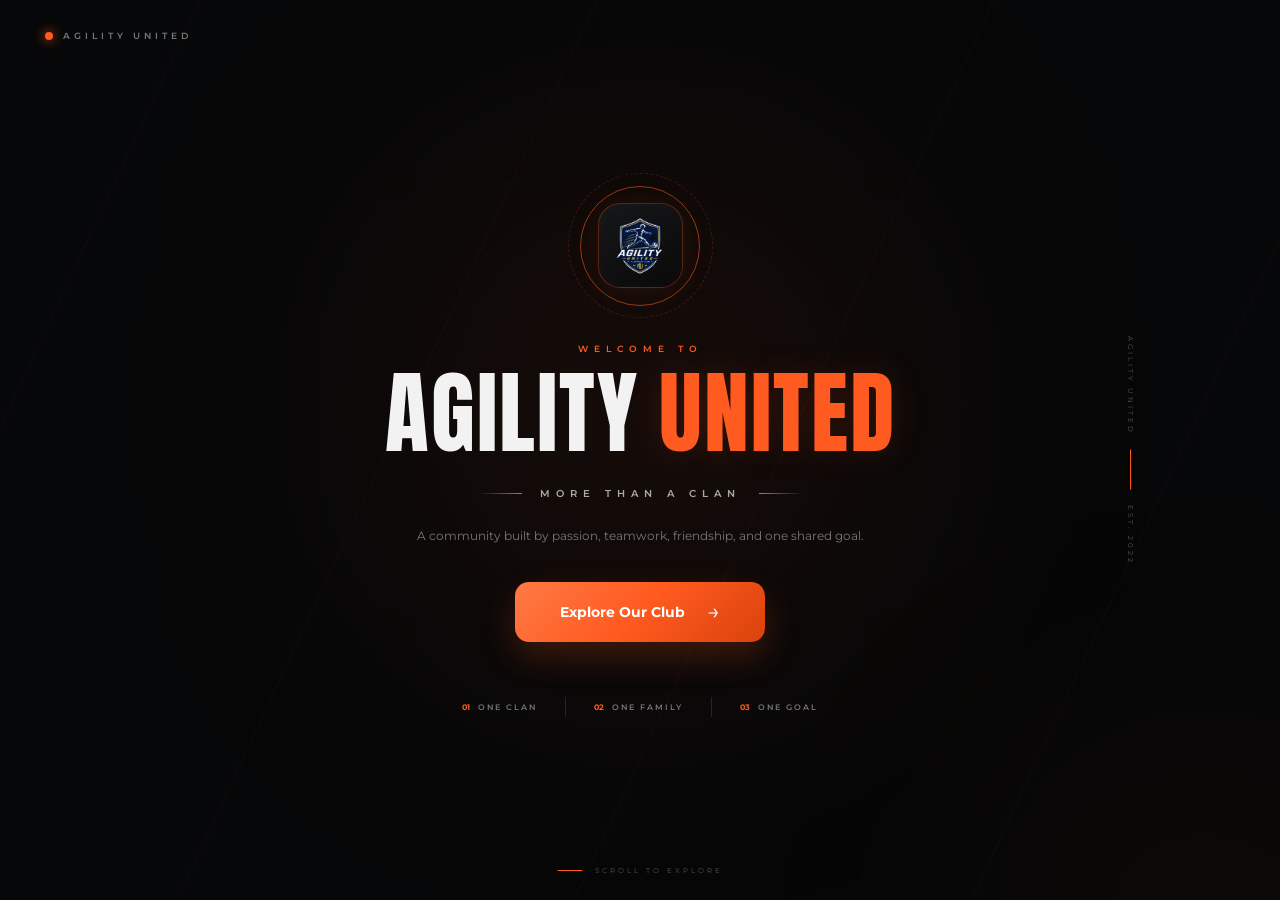
<file: index.html>
<!DOCTYPE html>
<html lang="en">

<head>

    <meta charset="UTF-8">

    <meta
        name="viewport"
        content="width=device-width, initial-scale=1.0"
    >

    <title>Agility United | More Than A Clan</title>


    <!-- GOOGLE FONT -->

    <link
        rel="preconnect"
        href="https://fonts.googleapis.com"
    >

    <link
        rel="preconnect"
        href="https://fonts.gstatic.com"
        crossorigin
    >

    <link
        href="https://fonts.googleapis.com/css2?family=Anton&family=Montserrat:wght@400;500;600;700;800&display=swap"
        rel="stylesheet"
    >


    <!-- CSS -->

    <link
        rel="stylesheet"
        href="index.css"
    >

</head>


<body>


    <!-- =========================================
         BACKGROUND
    ========================================== -->

    <div class="background-grid"></div>

    <div class="background-lines"></div>

    <div class="orange-glow glow-one"></div>

    <div class="orange-glow glow-two"></div>


    <!-- =========================================
         MAIN HERO
    ========================================== -->

    <main class="hero">


        <!-- TOP BRAND -->

        <div class="top-brand">

            <span class="brand-dot"></span>

            AGILITY UNITED

        </div>


        <!-- HERO CONTENT -->

        <section class="hero-content">


            <!-- LOGO -->

            <div class="logo-area">

                <div class="logo-ring ring-one"></div>

                <div class="logo-ring ring-two"></div>


                <div class="logo-box">

                    <img
                        src="assets/logo.png"
                        alt="Agility United Logo"
                    >

                </div>

            </div>


            <!-- SMALL TEXT -->

            <p class="welcome-text">

                WELCOME TO

            </p>


            <!-- TITLE -->

            <h1>

                <span class="title-white">

                    AGILITY

                </span>

                <span class="title-orange">

                    UNITED

                </span>

            </h1>


            <!-- SLOGAN -->

            <div class="slogan-container">

                <span class="line"></span>

                <p>

                    MORE THAN A CLAN

                </p>

                <span class="line"></span>

            </div>


            <!-- DESCRIPTION -->

            <p class="description">

                A community built by passion, teamwork,
                friendship, and one shared goal.

            </p>


            <!-- BUTTON -->

            <a
                href="about.html"
                class="explore-button"
            >

                <span class="button-text">

                    Explore Our Club

                </span>


                <span class="button-icon">

                    →

                </span>

            </a>


            <!-- BOTTOM INFO -->

            <div class="club-values">


                <div class="value">

                    <span class="value-number">

                        01

                    </span>

                    <p>

                        ONE CLAN

                    </p>

                </div>


                <div class="value-divider"></div>


                <div class="value">

                    <span class="value-number">

                        02

                    </span>

                    <p>

                        ONE FAMILY

                    </p>

                </div>


                <div class="value-divider"></div>


                <div class="value">

                    <span class="value-number">

                        03

                    </span>

                    <p>

                        ONE GOAL

                    </p>

                </div>


            </div>


        </section>


        <!-- SIDE TEXT -->

        <div class="side-text">

            AGILITY UNITED
            <span></span>
            EST. 2022

        </div>


        <!-- BOTTOM SCROLL -->

        <div class="scroll-down">

            <span class="scroll-line"></span>

            <p>

                SCROLL TO EXPLORE

            </p>

        </div>


    </main>


</body>

</html>
</file>
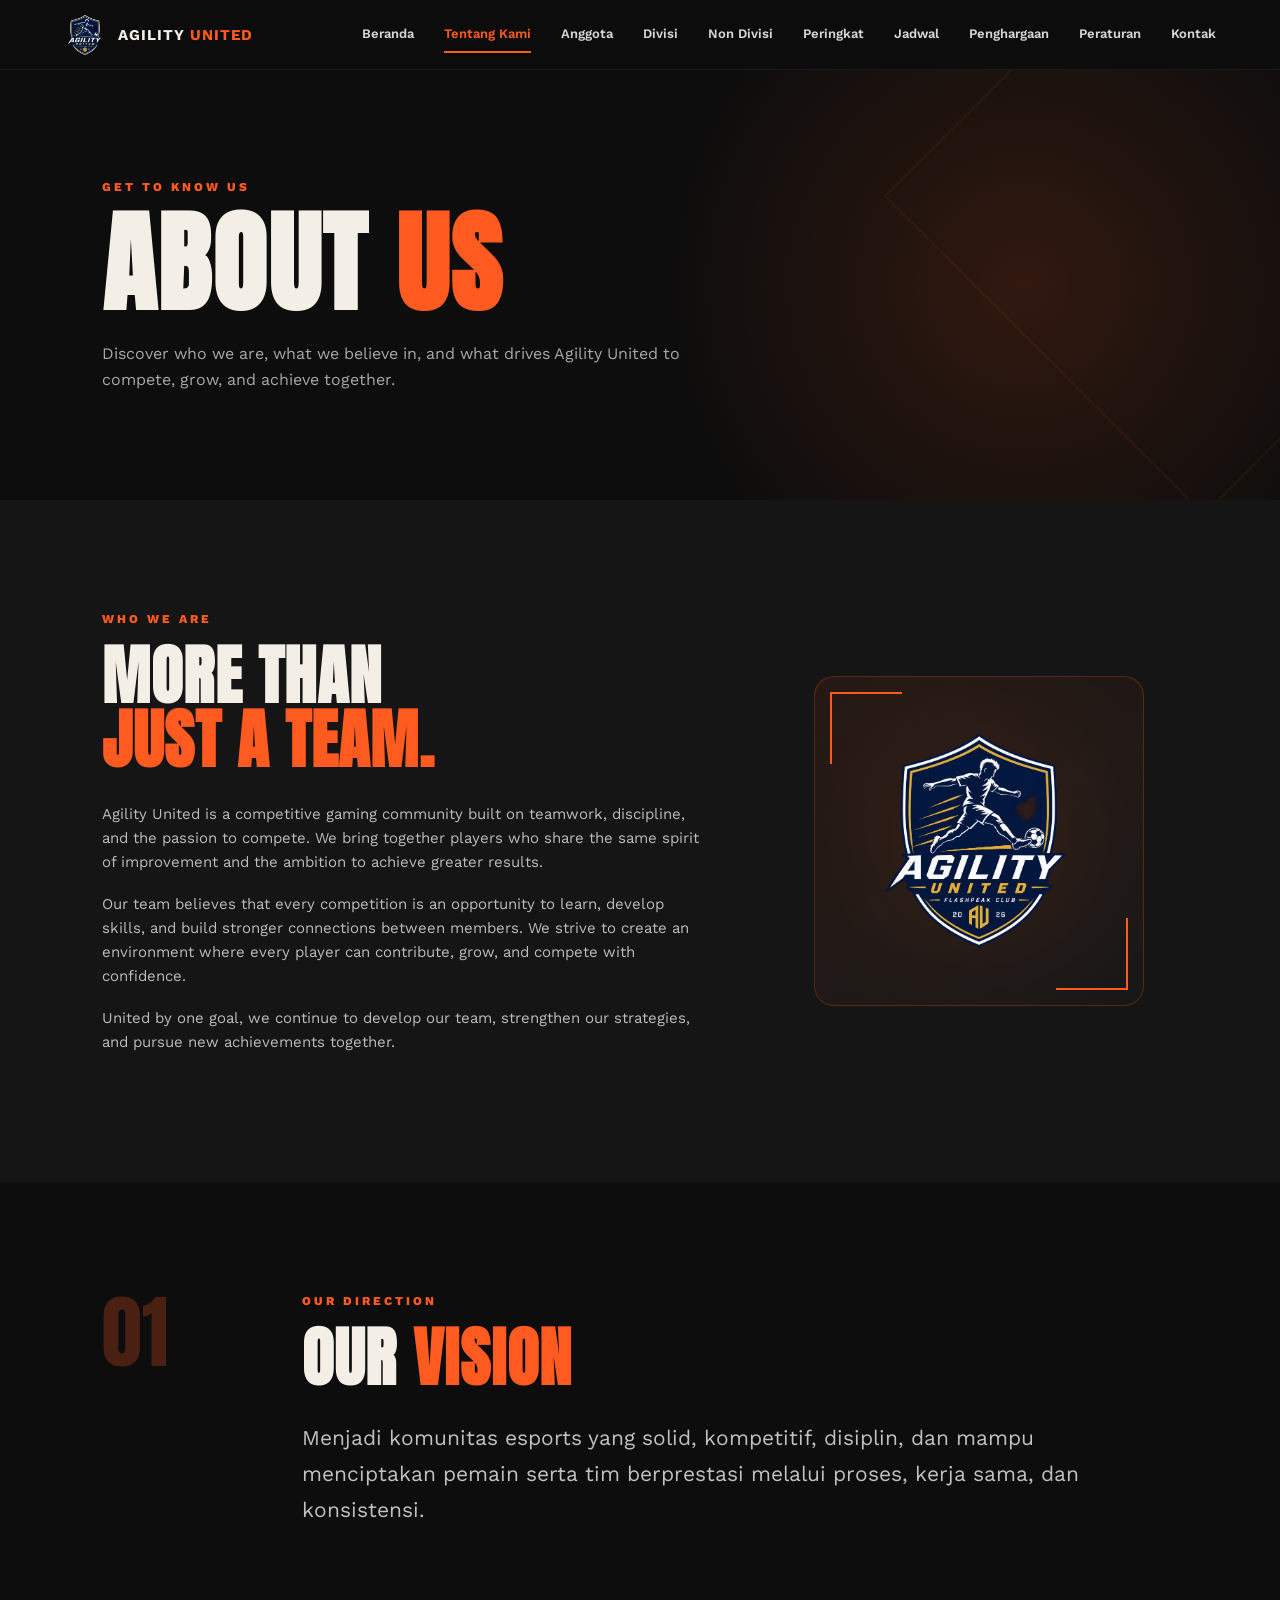
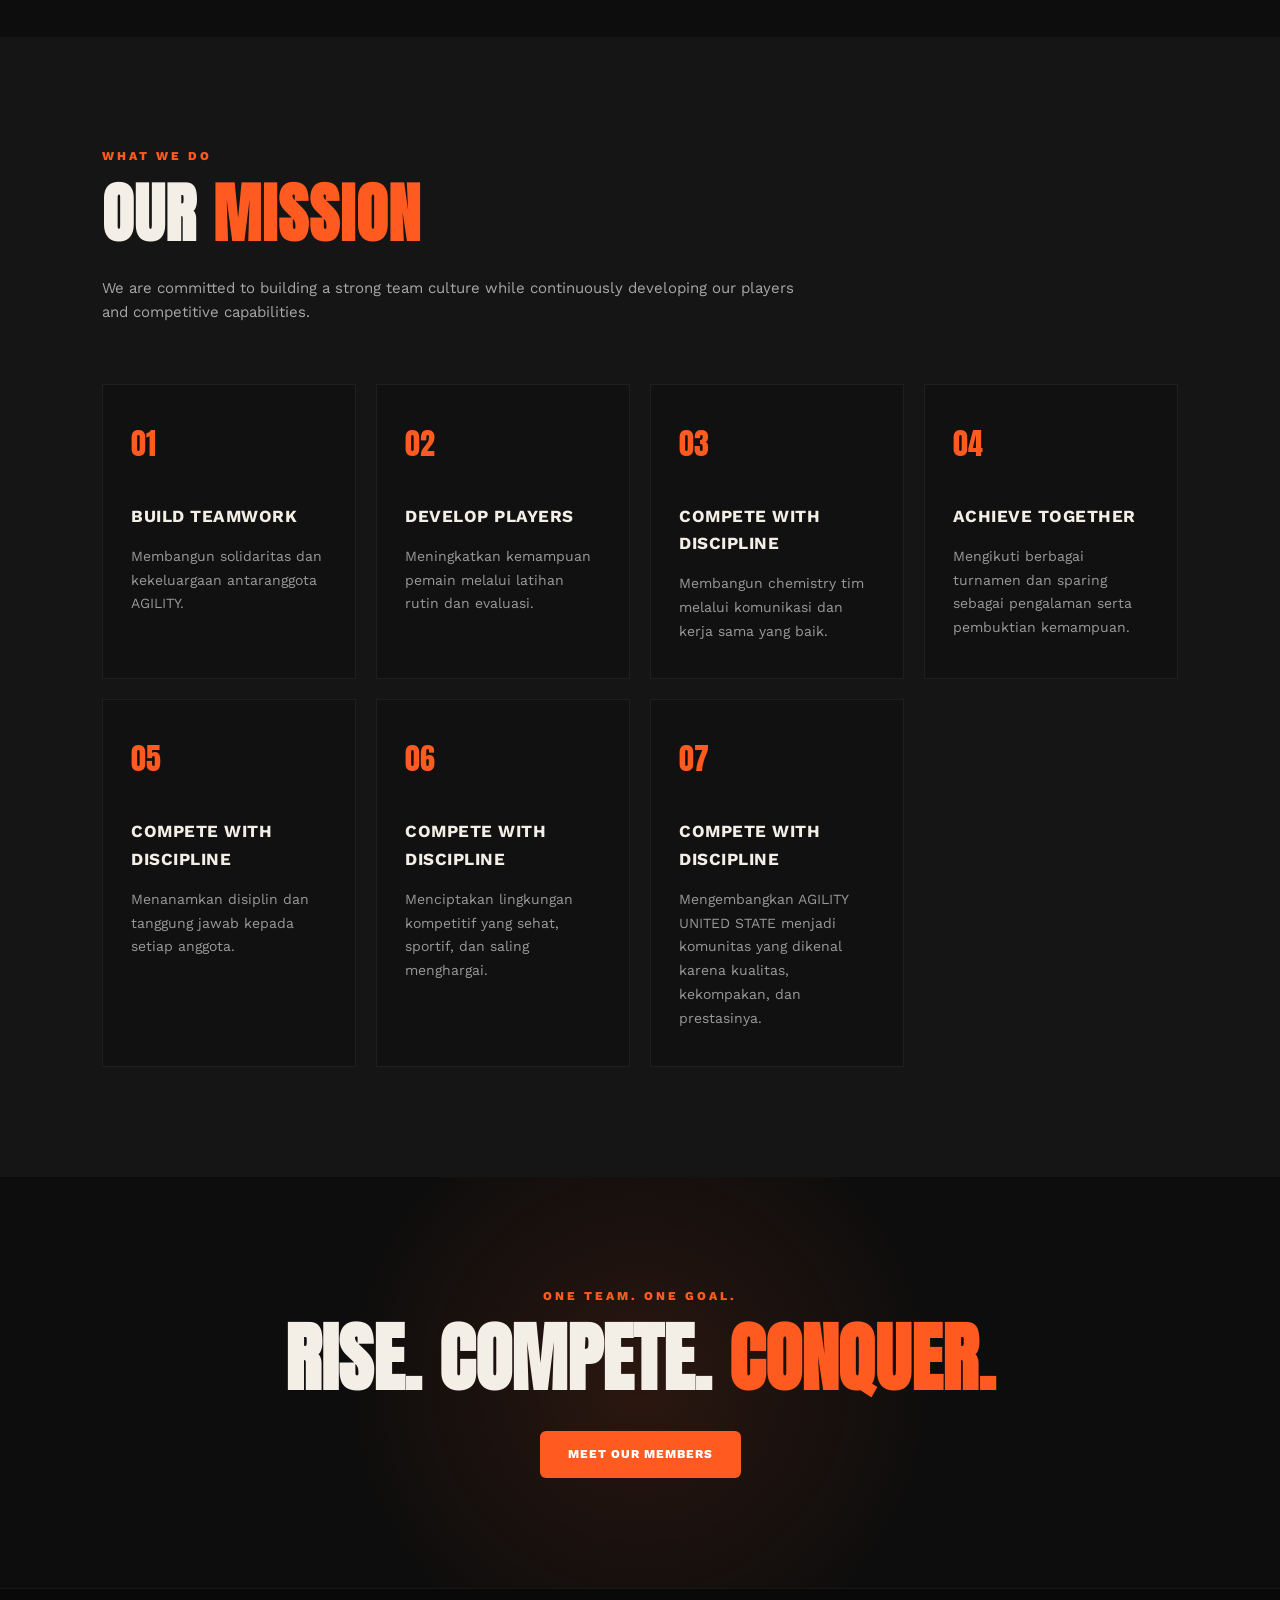
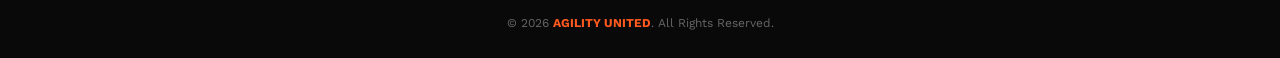
<file: about.html>
<!DOCTYPE html>
<html lang="en">
<head>
  <meta charset="UTF-8">
  <meta name="viewport" content="width=device-width, initial-scale=1.0">

  <title>About Us | Agility United</title>

  <link rel="stylesheet" href="about.css">

  <!-- Google Fonts -->
  <link rel="preconnect" href="https://fonts.googleapis.com">
  <link rel="preconnect" href="https://fonts.gstatic.com" crossorigin>
  <link href="https://fonts.googleapis.com/css2?family=Anton&family=Work+Sans:wght@400;500;600;700;800&display=swap" rel="stylesheet">
</head>

<body>

  <!-- ================= NAVBAR ================= -->
  <header class="navbar">

    <a href="index.html" class="nav-brand">
      <img src="assets/logo.png" alt="Agility United Logo" class="nav-logo">

      <span>
        AGILITY <strong>UNITED</strong>
      </span>
    </a>

    <nav class="nav-menu" id="navMenu">
      <a href="index.html">Beranda</a>
      <a href="about.html" class="active">Tentang Kami</a>
      <a href="member.html">Anggota</a>
      <a href="divisions.html">Divisi</a>
      <a href="nondivision.html">Non Divisi</a>
      <a href="ranking.html">Peringkat</a>
      <a href="jadwal.html">Jadwal</a>
      <a href="achievement.html">Penghargaan</a>
      <a href="rule.html">Peraturan</a>
      <a href="contact.html">Kontak</a>
    </nav>

    <!-- Mobile Menu -->
    <button
      class="menu-toggle"
      id="menuToggle"
      aria-label="Open Menu">
      ⋮
    </button>

  </header>


  <!-- ================= HERO ================= -->
  <section class="about-hero">

    <div class="hero-content">

      <p class="hero-small">
        GET TO KNOW US
      </p>

      <h1>
        ABOUT <span>US</span>
      </h1>

      <p class="hero-description">
        Discover who we are, what we believe in,
        and what drives Agility United to compete,
        grow, and achieve together.
      </p>

    </div>

  </section>


  <!-- ================= ABOUT US ================= -->
  <section class="about-section">

    <div class="about-container">

      <!-- Text -->
      <div class="about-content">

        <p class="section-label">
          WHO WE ARE
        </p>

        <h2>
          MORE THAN<br>
          <span>JUST A TEAM.</span>
        </h2>

        <p>
          Agility United is a competitive gaming community
          built on teamwork, discipline, and the passion to
          compete. We bring together players who share the
          same spirit of improvement and the ambition to
          achieve greater results.
        </p>

        <p>
          Our team believes that every competition is an
          opportunity to learn, develop skills, and build
          stronger connections between members. We strive
          to create an environment where every player can
          contribute, grow, and compete with confidence.
        </p>

        <p>
          United by one goal, we continue to develop our
          team, strengthen our strategies, and pursue new
          achievements together.
        </p>

      </div>


      <!-- Logo -->
      <div class="about-logo">

        <div class="logo-frame">

          <div class="logo-glow"></div>

          <img
            src="assets/logo.png"
            alt="Agility United Logo">

        </div>

      </div>

    </div>

  </section>


  <!-- ================= VISION ================= -->
  <section class="vision-section">

    <div class="vision-container">

      <div class="vision-number">
        01
      </div>

      <div class="vision-content">

        <p class="section-label">
          OUR DIRECTION
        </p>

        <h2>
          OUR <span>VISION</span>
        </h2>

        <p>
          Menjadi komunitas esports yang solid, kompetitif, disiplin, dan mampu menciptakan pemain serta tim berprestasi melalui proses, kerja sama, dan konsistensi.
        </p>

      </div>

    </div>

  </section>


  <!-- ================= MISSION ================= -->
  <section class="mission-section">

    <div class="mission-container">

      <div class="mission-header">

        <p class="section-label">
          WHAT WE DO
        </p>

        <h2>
          OUR <span>MISSION</span>
        </h2>

        <p>
          We are committed to building a strong team
          culture while continuously developing our
          players and competitive capabilities.
        </p>

      </div>


      <div class="mission-grid">

        <!-- Mission 01 -->
        <div class="mission-card">

          <div class="mission-icon">
            01
          </div>

          <h3>
            BUILD TEAMWORK
          </h3>

          <p>
            Membangun solidaritas dan kekeluargaan antaranggota AGILITY.
          </p>

        </div>


        <!-- Mission 02 -->
        <div class="mission-card">

          <div class="mission-icon">
            02
          </div>

          <h3>
            DEVELOP PLAYERS
          </h3>

          <p>
            Meningkatkan kemampuan pemain melalui latihan rutin dan evaluasi.
          </p>

        </div>


        <!-- Mission 03 -->
        <div class="mission-card">

          <div class="mission-icon">
            03
          </div>

          <h3>
            COMPETE WITH DISCIPLINE
          </h3>

          <p>
            Membangun chemistry tim melalui komunikasi dan kerja sama yang baik.
          </p>

        </div>


        <!-- Mission 04 -->
        <div class="mission-card">

          <div class="mission-icon">
            04
          </div>

          <h3>
            ACHIEVE TOGETHER
          </h3>

          <p>
            Mengikuti berbagai turnamen dan sparing sebagai pengalaman serta pembuktian kemampuan.
          </p>

        </div>
        
        <!-- Mission 05 -->
        <div class="mission-card">

          <div class="mission-icon">
            05
          </div>

          <h3>
            COMPETE WITH DISCIPLINE
          </h3>

          <p>
            Menanamkan disiplin dan tanggung jawab kepada setiap anggota.
          </p>

        </div>
        <!-- Mission 06 -->
        <div class="mission-card">

          <div class="mission-icon">
            06
          </div>

          <h3>
            COMPETE WITH DISCIPLINE
          </h3>

          <p>
            Menciptakan lingkungan kompetitif yang sehat, sportif, dan saling menghargai.
          </p>

        </div>
        <!-- Mission 07 -->
        <div class="mission-card">

          <div class="mission-icon">
            07
          </div>

          <h3>
            COMPETE WITH DISCIPLINE
          </h3>

          <p>
            Mengembangkan AGILITY UNITED STATE menjadi komunitas yang dikenal karena kualitas, kekompakan, dan prestasinya.
          </p>

        </div>
      </div>

    </div>

  </section>


  <!-- ================= CTA ================= -->
  <section class="about-cta">

    <div class="cta-content">

      <p class="section-label">
        ONE TEAM. ONE GOAL.
      </p>

      <h2>
        RISE. COMPETE. <span>CONQUER.</span>
      </h2>

      <a href="member.html" class="cta-button">
        MEET OUR MEMBERS
      </a>

    </div>

  </section>


  <!-- ================= FOOTER ================= -->
  <footer class="footer">

    <p>
      © 2026 <strong>AGILITY UNITED</strong>.
      All Rights Reserved.
    </p>

  </footer>


  <!-- ================= JAVASCRIPT ================= -->
  <script>

    const menuToggle = document.getElementById("menuToggle");
    const navMenu = document.getElementById("navMenu");

    if (menuToggle && navMenu) {

      menuToggle.addEventListener("click", () => {

        navMenu.classList.toggle("show");

      });

    }

  </script>

</body>
</html>
</file>
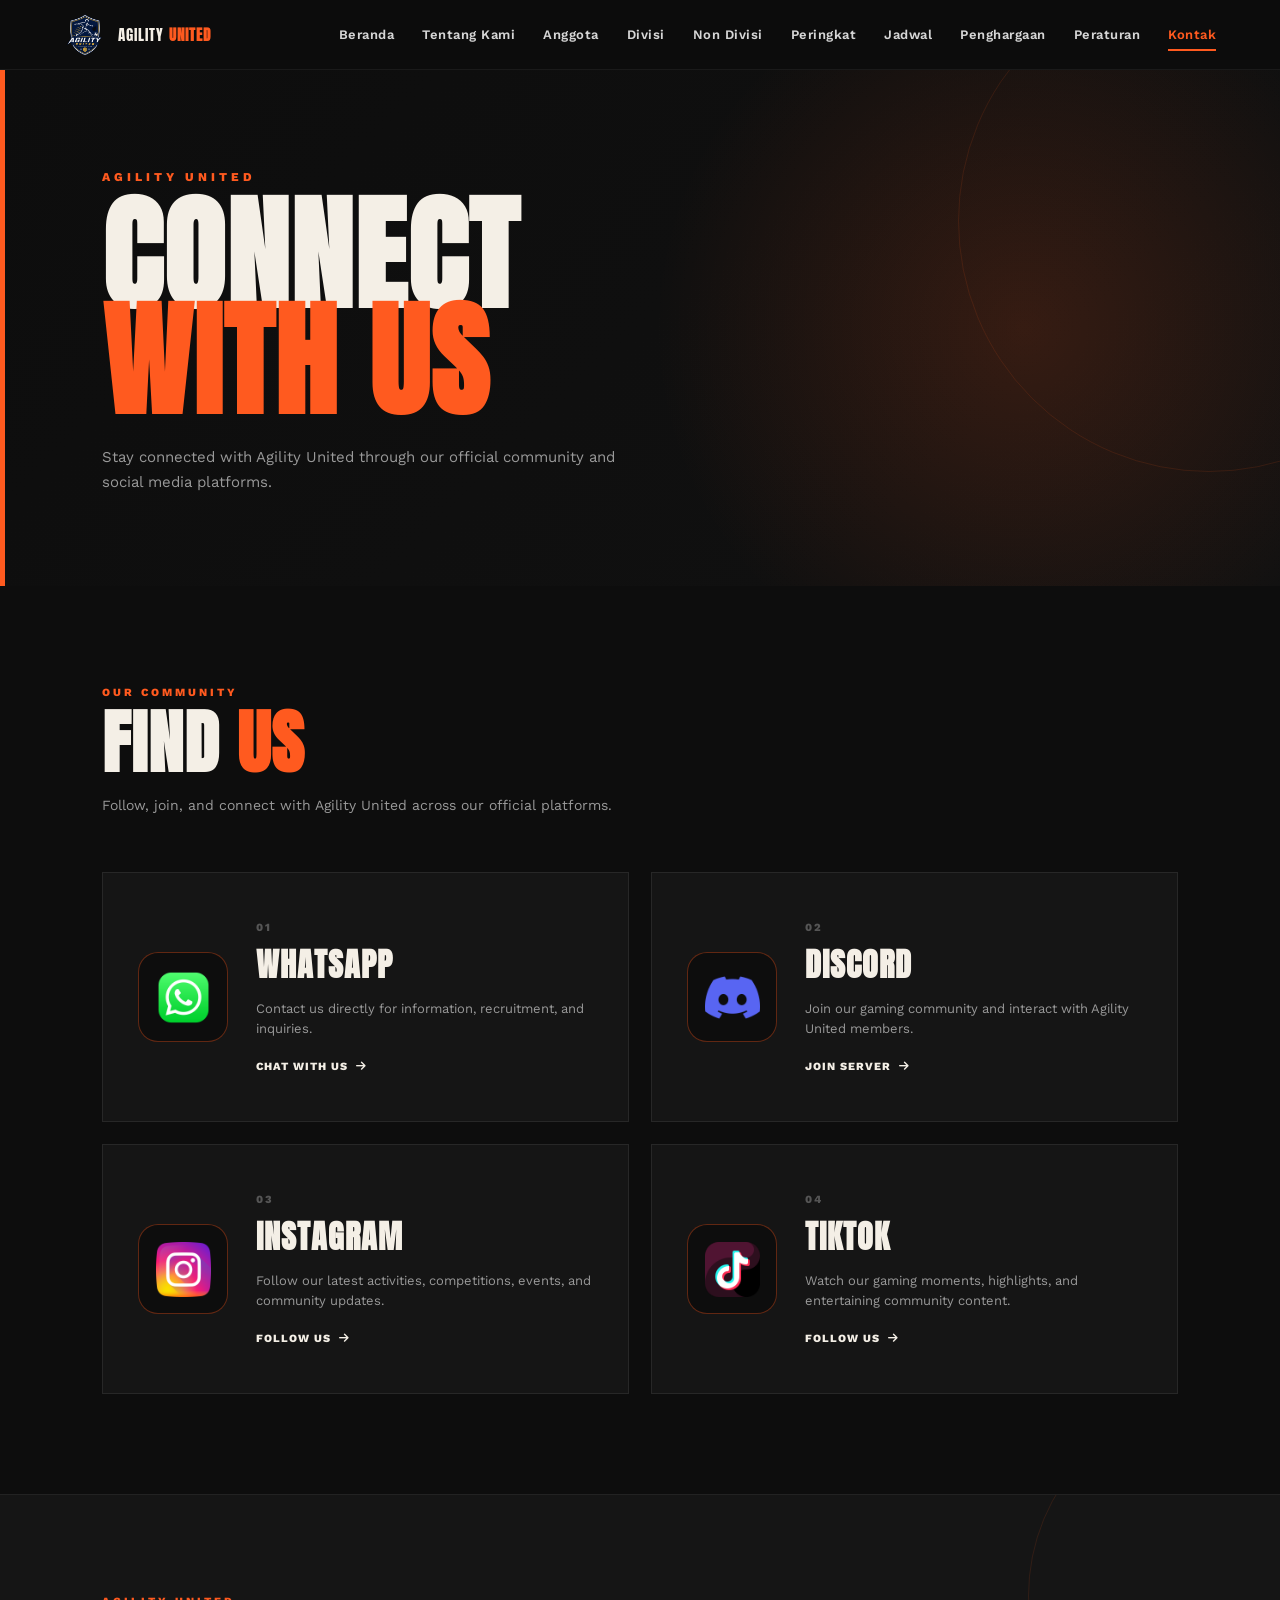
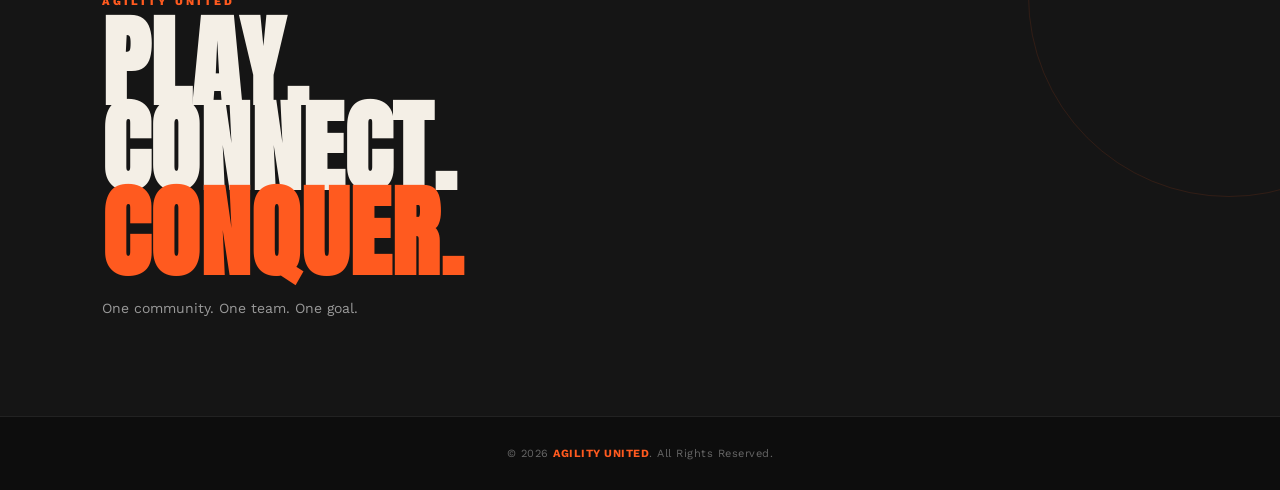
<file: contact.html>
<!DOCTYPE html>
<html lang="en">
<head>
  <meta charset="UTF-8">
  <meta name="viewport" content="width=device-width, initial-scale=1.0">

  <title>Contact | Agility United</title>

  <link rel="stylesheet" href="contact.css">

  <!-- Google Fonts -->
  <link rel="preconnect" href="https://fonts.googleapis.com">
  <link rel="preconnect" href="https://fonts.gstatic.com" crossorigin>
  <link href="https://fonts.googleapis.com/css2?family=Anton&family=Work+Sans:wght@400;500;600;700;800&display=swap" rel="stylesheet">

  <!-- Font Awesome -->
  <link rel="stylesheet" href="https://cdnjs.cloudflare.com/ajax/libs/font-awesome/6.5.2/css/all.min.css">
</head>

<body>

  <!-- ================= NAVBAR ================= -->

  <header class="navbar">

    <a href="index.html" class="nav-brand">
      <img
        src="assets/logo.png"
        alt="Agility United Logo"
        class="nav-logo"
      >

      <span>
        AGILITY <strong>UNITED</strong>
      </span>
    </a>

    <nav class="nav-menu" id="navMenu">
      <a href="index.html">Beranda</a>
      <a href="about.html">Tentang Kami</a>
      <a href="member.html">Anggota</a>
      <a href="divisions.html">Divisi</a>
      <a href="nondivision.html">Non Divisi</a>
      <a href="ranking.html">Peringkat</a>
      <a href="jadwal.html">Jadwal</a>
      <a href="achievement.html">Penghargaan</a>
      <a href="rule.html">Peraturan</a>
      <a href="contact.html"class="active">Kontak</a>
    </nav>
    
    <button
      class="menu-toggle"
      id="menuToggle"
      aria-label="Open Menu"
    >
      ⋮
    </button>

  </header>


  <!-- ================= HERO ================= -->

  <section class="contact-hero">

    <div class="hero-content">

      <p class="hero-label">
        AGILITY UNITED
      </p>

      <h1>
        CONNECT
        <br>
        <span>WITH US</span>
      </h1>

      <p class="hero-description">
        Stay connected with Agility United through our official
        community and social media platforms.
      </p>

    </div>

  </section>


  <!-- ================= CONTACT ================= -->

  <main class="contact-section">

    <div class="section-header">

      <p class="section-label">
        OUR COMMUNITY
      </p>

      <h2>
        FIND <span>US</span>
      </h2>

      <p class="section-description">
        Follow, join, and connect with Agility United
        across our official platforms.
      </p>

    </div>


    <!-- SOCIAL GRID -->

    <div class="social-grid">


      <!-- ================= WHATSAPP ================= -->

      <a
        href="https://whatsapp.com/channel/0029Vb8fwB5KgsNu8Caljs1r"
        target="_blank"
        rel="noopener noreferrer"
        class="social-card"
      >

        <div class="social-icon">
          <img src="assets/whatsapp.png" alt="whatsapp">
        </div>

        <div class="social-content">

          <span class="social-number">
            01
          </span>

          <h3>
            WHATSAPP
          </h3>

          <p>
            Contact us directly for information,
            recruitment, and inquiries.
          </p>

          <span class="social-link">
            CHAT WITH US
            <i class="fa-solid fa-arrow-right"></i>
          </span>

        </div>

      </a>


      <!-- ================= DISCORD ================= -->

      <a
        href="https://discord.gg/TuRxMVgrf"
        target="_blank"
        rel="noopener noreferrer"
        class="social-card"
      >

        <div class="social-icon">
          <img src="assets/discord.png" alt="Discord">
        </div>

        <div class="social-content">

          <span class="social-number">
            02
          </span>

          <h3>
            DISCORD
          </h3>

          <p>
            Join our gaming community and interact
            with Agility United members.
          </p>

          <span class="social-link">
            JOIN SERVER
            <i class="fa-solid fa-arrow-right"></i>
          </span>

        </div>

      </a>


      <!-- ================= INSTAGRAM ================= -->

      <a
        href="https://instagram.com/agilityunited"
        target="_blank"
        rel="noopener noreferrer"
        class="social-card"
      >

        <div class="social-icon">
          <img src="assets/instagram.png" alt="Instagram">
        </div>

        <div class="social-content">

          <span class="social-number">
            03
          </span>

          <h3>
            INSTAGRAM
          </h3>

          <p>
            Follow our latest activities, competitions,
            events, and community updates.
          </p>

          <span class="social-link">
            FOLLOW US
            <i class="fa-solid fa-arrow-right"></i>
          </span>

        </div>

      </a>


      <!-- ================= TIKTOK ================= -->

      <a
        href="https://tiktok.com/@agilityunited"
        target="_blank"
        rel="noopener noreferrer"
        class="social-card"
      >

        <div class="social-icon">
         <img src="assets/tiktok.png" alt="Tiktok">
        </div>

        <div class="social-content">

          <span class="social-number">
            04
          </span>

          <h3>
            TIKTOK
          </h3>

          <p>
            Watch our gaming moments, highlights,
            and entertaining community content.
          </p>

          <span class="social-link">
            FOLLOW US
            <i class="fa-solid fa-arrow-right"></i>
          </span>

        </div>

      </a>


    </div>

  </main>


  <!-- ================= CTA ================= -->

  <section class="contact-cta">

    <div class="cta-content">

      <p class="section-label">
        AGILITY UNITED
      </p>

      <h2>
        PLAY.
        <br>
        CONNECT.
        <br>
        <span>CONQUER.</span>
      </h2>

      <p>
        One community. One team. One goal.
      </p>

    </div>

  </section>


  <!-- ================= FOOTER ================= -->

  <footer class="footer">

    <p>
      © 2026
      <strong>AGILITY UNITED</strong>.
      All Rights Reserved.
    </p>

  </footer>


  <!-- ================= MOBILE MENU ================= -->

  <script>

    const menuToggle =
      document.getElementById("menuToggle");

    const navMenu =
      document.getElementById("navMenu");

    if (menuToggle && navMenu) {

      menuToggle.addEventListener("click", () => {

        navMenu.classList.toggle("show");

      });

    }

  </script>

</body>
</html>
</file>
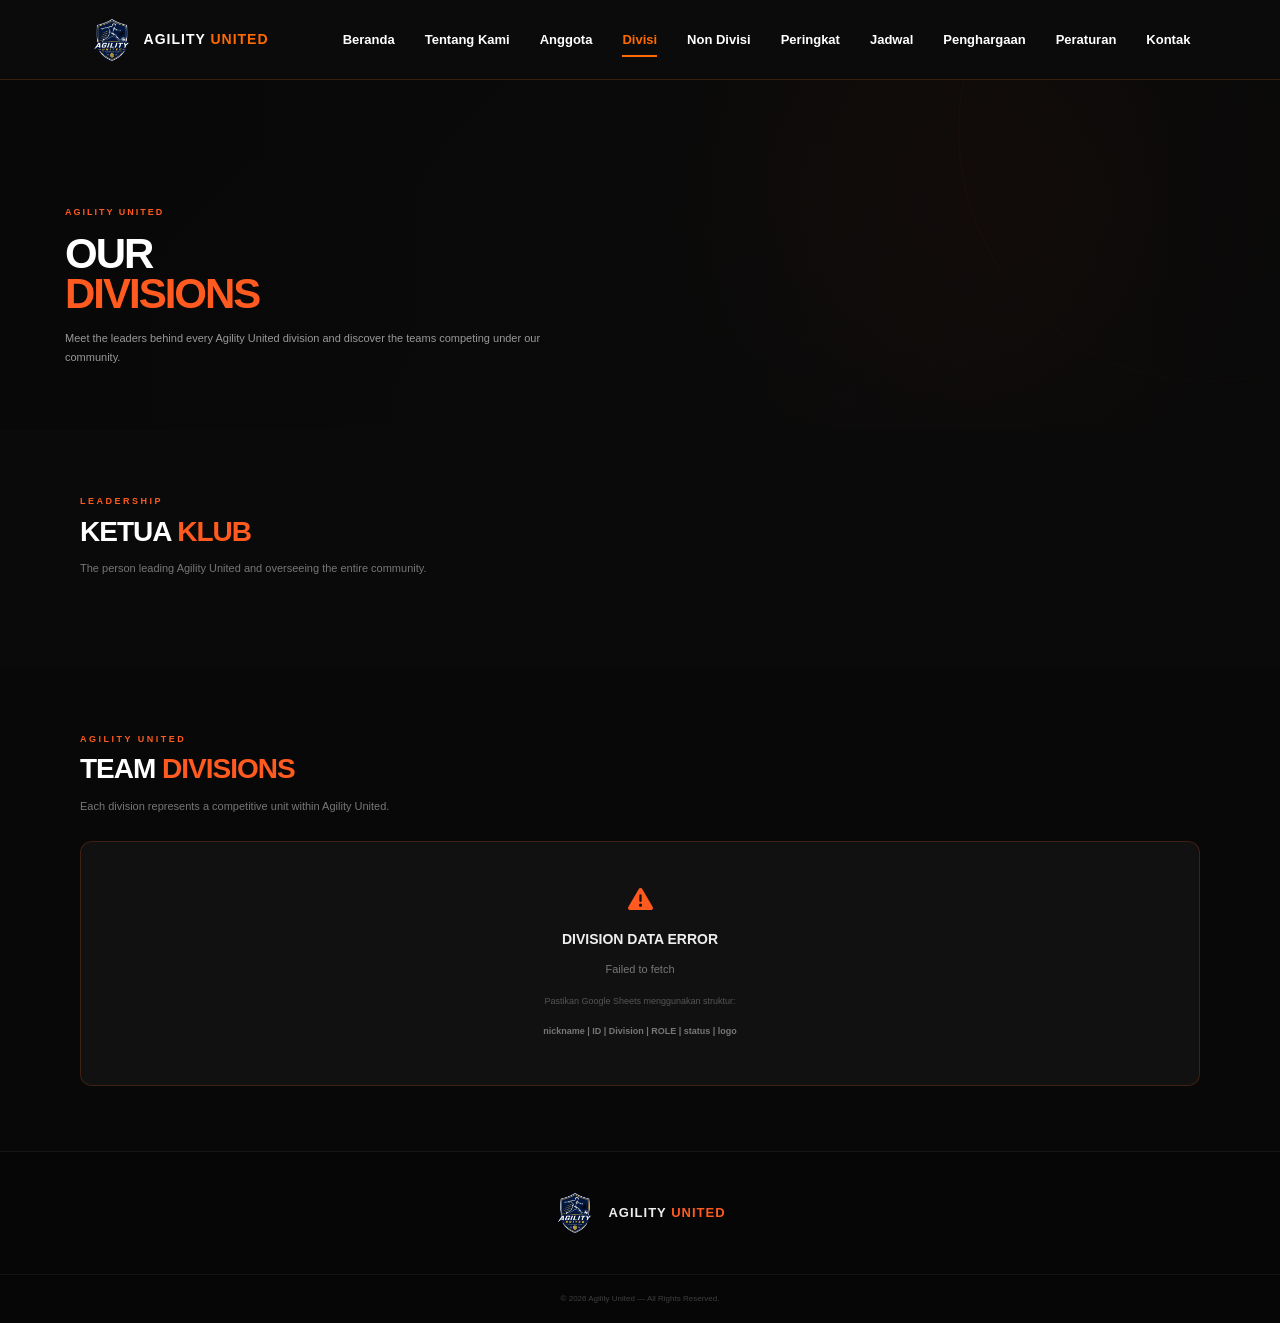
<file: divisions.html>
<!DOCTYPE html>
<html lang="en">

<head>

    <meta charset="UTF-8">

    <meta
        name="viewport"
        content="width=device-width, initial-scale=1.0"
    >

    <title>Divisions | Agility United</title>


    <!-- FONT AWESOME -->

    <link
        rel="stylesheet"
        href="https://cdnjs.cloudflare.com/ajax/libs/font-awesome/6.5.2/css/all.min.css"
    >


    <!-- DIVISION CSS -->

    <link
        rel="stylesheet"
        href="division.css"
    >

</head>


<body>


    <!-- =====================================================
         NAVBAR
    ====================================================== -->

<header class="navbar">

    <a href="index.html" class="nav-brand">

        <img
            src="assets/logo.png"
            alt="Agility United Logo"
            class="nav-logo"
        >

        <span>
            AGILITY <strong>UNITED</strong>
        </span>

    </a>


    <nav class="nav-menu" id="navMenu">
      <a href="index.html">Beranda</a>
      <a href="about.html">Tentang Kami</a>
      <a href="member.html">Anggota</a>
      <a href="divisions.html"class="active">Divisi</a>
      <a href="nondivision.html">Non Divisi</a>
      <a href="ranking.html">Peringkat</a>
      <a href="jadwal.html">Jadwal</a>
      <a href="achievement.html">Penghargaan</a>
      <a href="rule.html">Peraturan</a>
      <a href="contact.html">Kontak</a>
    </nav>


    <button
        class="menu-toggle"
        id="menuToggle"
        type="button"
        aria-label="Open Menu"
        aria-expanded="false"
    >
        ⋮
    </button>

</header>



    <!-- =====================================================
         MAIN
    ====================================================== -->

    <main>


        <!-- =================================================
             HERO
        ================================================== -->

        <section class="division-hero">

            <div class="division-hero-overlay"></div>


            <div class="division-hero-content">

                <span class="division-eyebrow">
                    AGILITY UNITED
                </span>


                <h1>
                    OUR
                    <span>DIVISIONS</span>
                </h1>


                <p>
                    Meet the leaders behind every
                    Agility United division and discover
                    the teams competing under our community.
                </p>

            </div>

        </section>



        <!-- =================================================
             CLUB LEADER
        ================================================== -->

        <section class="club-leader-section">

            <div class="division-container">


                <div class="section-heading">

                    <span>
                        LEADERSHIP
                    </span>


                    <h2>
                        KETUA
                        <strong>KLUB</strong>
                    </h2>


                    <p>
                        The person leading Agility United
                        and overseeing the entire community.
                    </p>

                </div>


                <div id="clubLeaderContainer">

                    <div class="division-loading">

                        <div class="loading-spinner"></div>

                        <span>
                            LOADING CLUB LEADER...
                        </span>

                    </div>

                </div>

            </div>

        </section>



        <!-- =================================================
             TEAM DIVISIONS
        ================================================== -->

        <section class="teams-section">

            <div class="division-container">


                <div class="section-heading">

                    <span>
                        AGILITY UNITED
                    </span>


                    <h2>
                        TEAM
                        <strong>DIVISIONS</strong>
                    </h2>


                    <p>
                        Each division represents a competitive
                        unit within Agility United.
                    </p>

                </div>


                <!-- DIVISION DATA -->

                <div id="divisions-container">

                    <div class="division-loading">

                        <div class="loading-spinner"></div>

                        <span>
                            LOADING DIVISIONS...
                        </span>

                    </div>

                </div>

            </div>

        </section>


    <!-- =====================================================
         FOOTER
    ====================================================== -->

    <footer class="footer">

        <div class="footer-container">

            <div class="footer-content">


                <!-- BRAND -->

                <div class="footer-brand">

                    <img
                        src="assets/logo.png"
                        alt="Agility United Logo"
                    >


                    <div class="footer-brand-text">

                        <h3>
                            AGILITY
                            <span>UNITED</span>
                        </h3>

                    </div>

                    </div>

                </div>

            </div>

        </div>


        <div class="footer-bottom">

            <p>
                © 2026 Agility United — All Rights Reserved.
            </p>

        </div>

    </footer>



    <!-- =====================================================
         DIVISION SCRIPT
    ====================================================== -->

    <script src="division.js"></script>

</body>

</html>
</file>
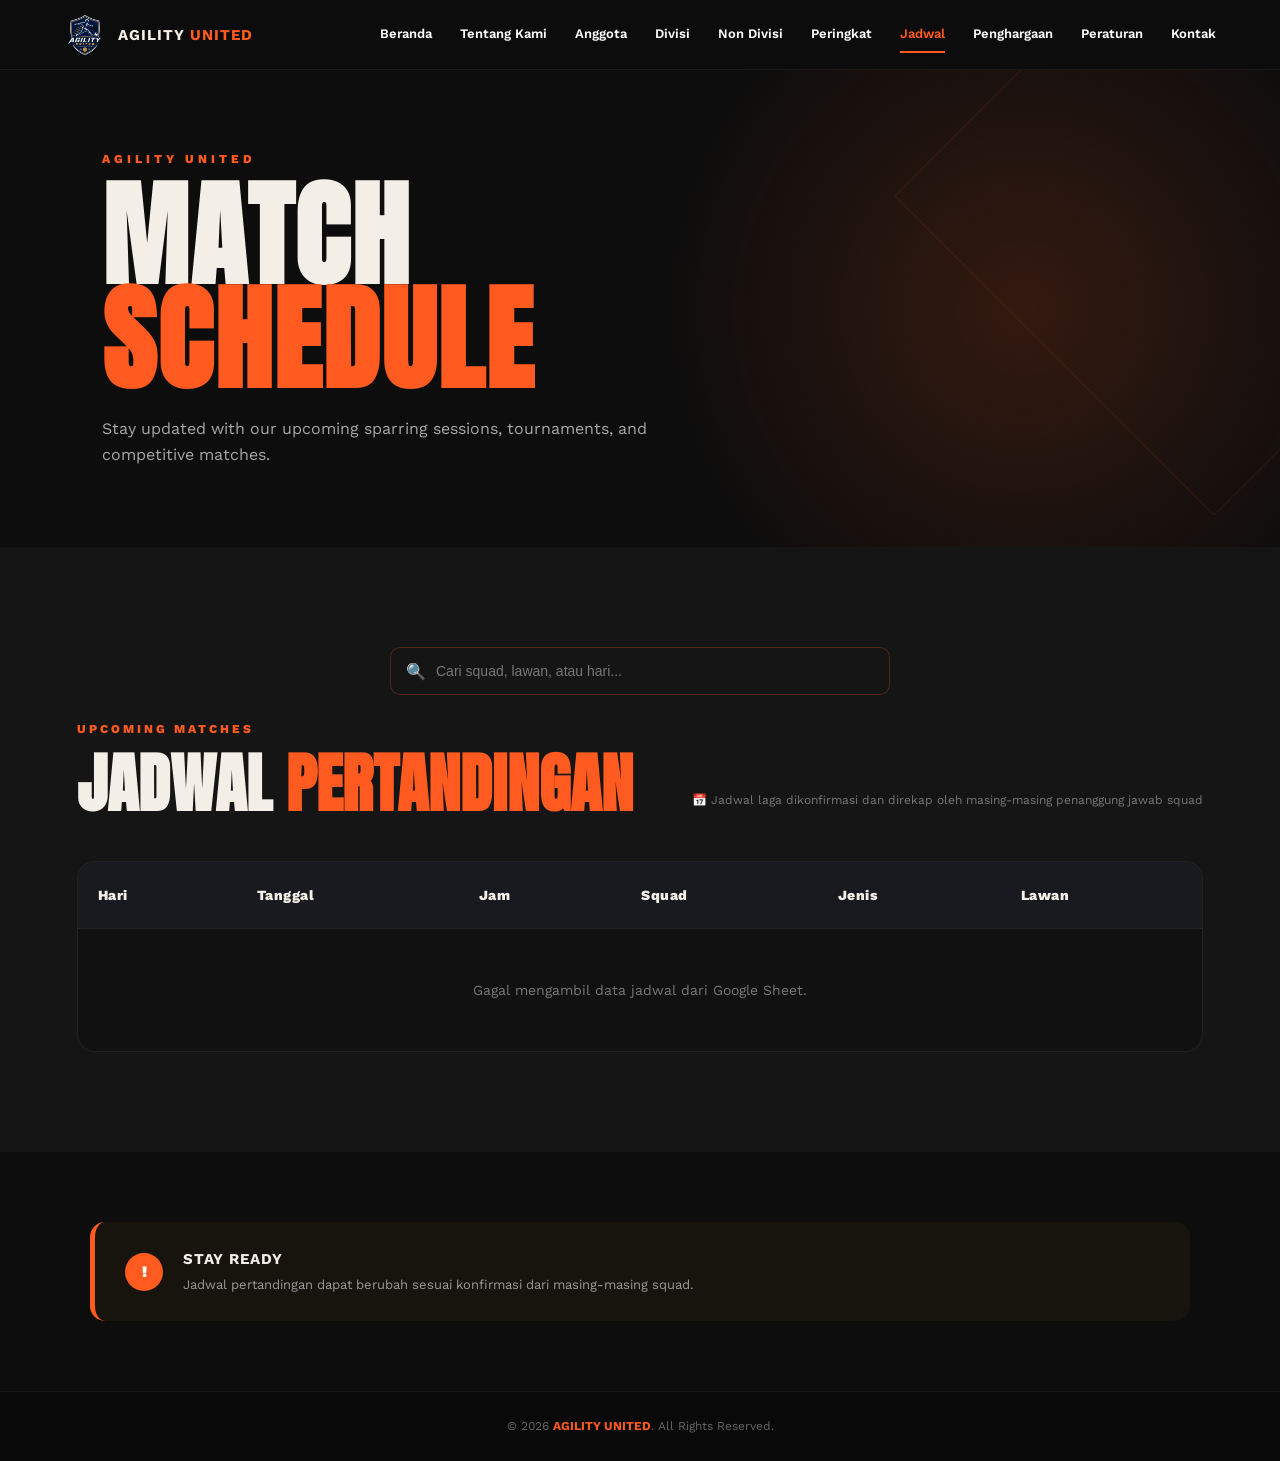
<file: jadwal.html>
<!DOCTYPE html>
<html lang="en">
<head>
  <meta charset="UTF-8">
  <meta name="viewport" content="width=device-width, initial-scale=1.0">

  <title>Schedule | Agility United</title>

  <link rel="stylesheet" href="jadwal.css">

  <!-- Google Fonts -->
  <link rel="preconnect" href="https://fonts.googleapis.com">
  <link rel="preconnect" href="https://fonts.gstatic.com" crossorigin>

  <link
    href="https://fonts.googleapis.com/css2?family=Anton&family=Work+Sans:wght@400;500;600;700;800&display=swap"
    rel="stylesheet"
  >
</head>

<body>

  <!-- ================= NAVBAR ================= -->

  <header class="navbar">

    <a href="index.html" class="nav-brand">

      <img
        src="assets/logo.png"
        alt="Agility United Logo"
        class="nav-logo"
      >

      <span>
        AGILITY <strong>UNITED</strong>
      </span>

    </a>


    <nav class="nav-menu" id="navMenu">

      <a href="index.html">Beranda</a>
      <a href="about.html">Tentang Kami</a>
      <a href="member.html">Anggota</a>
      <a href="divisions.html">Divisi</a>
      <a href="nondivision.html">Non Divisi</a>
      <a href="ranking.html">Peringkat</a>
      <a href="jadwal.html" class="active">Jadwal</a>
      <a href="achievement.html">Penghargaan</a>
      <a href="rule.html">Peraturan</a>
      <a href="contact.html">Kontak</a>

    </nav>


    <!-- Mobile Menu -->

    <button
      class="menu-toggle"
      id="menuToggle"
      aria-label="Open Menu"
    >
      ⋮
    </button>

  </header>


  <!-- ================= HERO ================= -->

  <section class="schedule-hero">

    <div class="hero-content">

      <p class="hero-label">
        AGILITY UNITED
      </p>

      <h1>
        MATCH<br>
        <span>SCHEDULE</span>
      </h1>

      <p class="hero-description">
        Stay updated with our upcoming sparring sessions,
        tournaments, and competitive matches.
      </p>

    </div>

  </section>


  <!-- ================= SCHEDULE ================= -->

  <main class="schedule-section">

    <div class="schedule-container">

      <!-- Section Header -->

      <div class="section-header">

        <div>

          <p class="section-label">
            UPCOMING MATCHES
          </p>

          <h2>
            JADWAL <span>PERTANDINGAN</span>
          </h2>

        </div>

        <div class="schedule-info">
          📅 Jadwal laga dikonfirmasi dan direkap oleh masing-masing penanggung jawab squad
        </div>

      </div>


      <!-- Desktop Table -->

      <div class="schedule-table-wrapper">

        <table class="schedule-table">

          <thead>

            <tr>
              <th>Hari</th>
              <th>Tanggal</th>
              <th>Jam</th>
              <th>Squad</th>
              <th>Jenis</th>
              <th>Lawan</th>
            </tr>

          </thead>

          <tbody id="scheduleBody">

            <tr>

              <td colspan="6" class="loading">
                Loading schedule...
              </td>

            </tr>

          </tbody>

        </table>

      </div>


      <!-- Mobile Cards -->

      <div
        class="schedule-mobile"
        id="scheduleMobile"
      >

        <div class="loading-card">
          Loading schedule...
        </div>

      </div>


      <!-- Empty State -->

      <div
        class="empty-state"
        id="emptyState"
        style="display: none;"
      >

        <div class="empty-icon">
          📅
        </div>

        <h3>
          NO UPCOMING MATCHES
        </h3>

        <p>
          Belum ada jadwal pertandingan yang tersedia.
        </p>

      </div>


    </div>

  </main>


  <!-- ================= BOTTOM INFO ================= -->

  <section class="schedule-note">

    <div class="note-container">

      <div class="note-icon">
        !
      </div>

      <div>

        <h3>
          STAY READY
        </h3>

        <p>
          Jadwal pertandingan dapat berubah sesuai
          konfirmasi dari masing-masing squad.
        </p>

      </div>

    </div>

  </section>


  <!-- ================= FOOTER ================= -->

  <footer class="footer">

    <p>
      © 2026 <strong>AGILITY UNITED</strong>.
      All Rights Reserved.
    </p>

  </footer>


  <!-- ================= JAVASCRIPT ================= -->

  <script src="jadwal.js"></script>

</body>
</html>
</file>
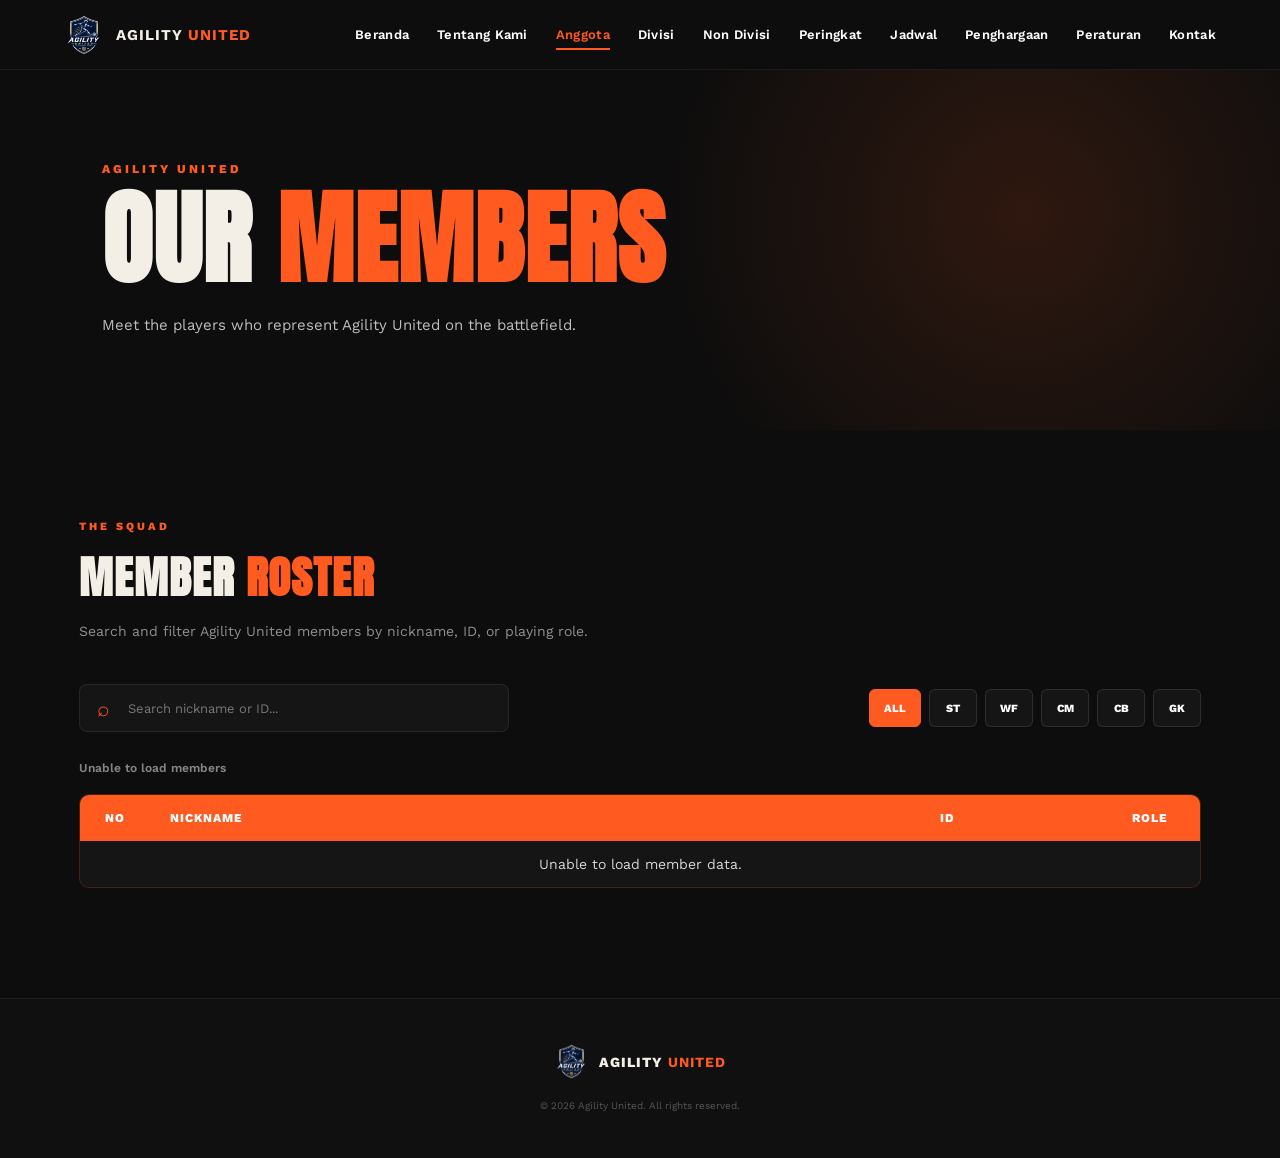
<file: member.html>
<!DOCTYPE html>
<html lang="en">
<head>
    <meta charset="UTF-8">
    <meta name="viewport" content="width=device-width, initial-scale=1.0">

    <title>Members | Agility United</title>

    <link rel="stylesheet" href="members.css">

    <link rel="preconnect" href="https://fonts.googleapis.com">
    <link rel="preconnect" href="https://fonts.gstatic.com" crossorigin>

    <link href="https://fonts.googleapis.com/css2?family=Anton&family=Work+Sans:wght@400;500;600;700;800&display=swap" rel="stylesheet">
</head>

<body>

    <!-- =========================
         NAVBAR
    ========================== -->

    <header class="navbar">

        <a href="index.html" class="nav-brand">

            <img
                src="assets/logo.png"
                alt="Agility United Logo"
                class="nav-logo"
            >

            <span>
                AGILITY <strong>UNITED</strong>
            </span>

        </a>


    <nav class="nav-menu" id="navMenu">
      <a href="index.html">Beranda</a>
      <a href="about.html">Tentang Kami</a>
      <a href="member.html"class="active">Anggota</a>
      <a href="divisions.html">Divisi</a>
      <a href="nondivision.html">Non Divisi</a>
      <a href="ranking.html">Peringkat</a>
      <a href="jadwal.html">Jadwal</a>
      <a href="achievement.html">Penghargaan</a>
      <a href="rule.html">Peraturan</a>
      <a href="contact.html">Kontak</a>
    </nav>


        <button
            class="menu-toggle"
            id="menuToggle"
            aria-label="Open Menu"
        >
            ⋮
        </button>

    </header>



    <!-- =========================
         HERO
    ========================== -->

    <section class="member-hero">

        <div class="hero-content">

            <p class="hero-label">
                AGILITY UNITED
            </p>

            <h1>
                OUR <span>MEMBERS</span>
            </h1>

            <p class="hero-description">
                Meet the players who represent
                Agility United on the battlefield.
            </p>

        </div>

    </section>



    <!-- =========================
         MEMBER SECTION
    ========================== -->

    <main class="member-section">


        <div class="section-heading">

            <p class="section-label">
                THE SQUAD
            </p>

            <h2>
                MEMBER <span>ROSTER</span>
            </h2>

            <p>
                Search and filter Agility United members
                by nickname, ID, or playing role.
            </p>

        </div>



        <!-- =========================
             SEARCH & FILTER
        ========================== -->

        <div class="member-tools">

            <div class="search-box">

                <span class="search-icon">
                    ⌕
                </span>

                <input
                    type="text"
                    id="memberSearch"
                    placeholder="Search nickname or ID..."
                    autocomplete="off"
                >

            </div>


            <div class="role-filters" id="roleFilters">

                <button
                    class="role-filter active"
                    data-role="ALL"
                >
                    ALL
                </button>

                <button
                    class="role-filter"
                    data-role="ST"
                >
                    ST
                </button>

                <button
                    class="role-filter"
                    data-role="WF"
                >
                    WF
                </button>

                <button
                    class="role-filter"
                    data-role="CM"
                >
                    CM
                </button>

                <button
                    class="role-filter"
                    data-role="CB"
                >
                    CB
                </button>

                <button
                    class="role-filter"
                    data-role="GK"
                >
                    GK
                </button>

            </div>

        </div>



        <!-- =========================
             MEMBER COUNT
        ========================== -->

        <div class="member-info">

            <span id="memberCount">
                Loading members...
            </span>

        </div>



        <!-- =========================
             MEMBER TABLE
        ========================== -->

        <div class="member-table-wrapper">

            <table class="member-table">

                <thead>

                    <tr>
                        <th>NO</th>
                        <th>NICKNAME</th>
                        <th>ID</th>
                        <th>ROLE</th>
                    </tr>

                </thead>


                <tbody id="memberContainer">

                    <tr>
                        <td colspan="4" class="loading">
                            Loading members...
                        </td>
                    </tr>

                </tbody>

            </table>

        </div>



        <!-- =========================
             EMPTY STATE
        ========================== -->

        <div
            class="empty-state"
            id="emptyState"
            style="display:none;"
        >

            <div class="empty-icon">
                ×
            </div>

            <h3>
                MEMBER NOT FOUND
            </h3>

            <p>
                No member matches your search or filter.
            </p>

        </div>



        <!-- =========================
             LOADING
        ========================== -->

        <div
            class="loading-state"
            id="loadingState"
        >

            <div class="loading-spinner"></div>

            <p>
                Loading members...
            </p>

        </div>


    </main>



    <!-- =========================
         FOOTER
    ========================== -->

    <footer class="footer">

        <div class="footer-logo">

            <img
                src="assets/logo.png"
                alt="Agility United Logo"
            >

            <span>
                AGILITY <strong>UNITED</strong>
            </span>

        </div>


        <small>
            © 2026 Agility United. All rights reserved.
        </small>

    </footer>



    <script src="members.js"></script>

</body>
</html>
</file>
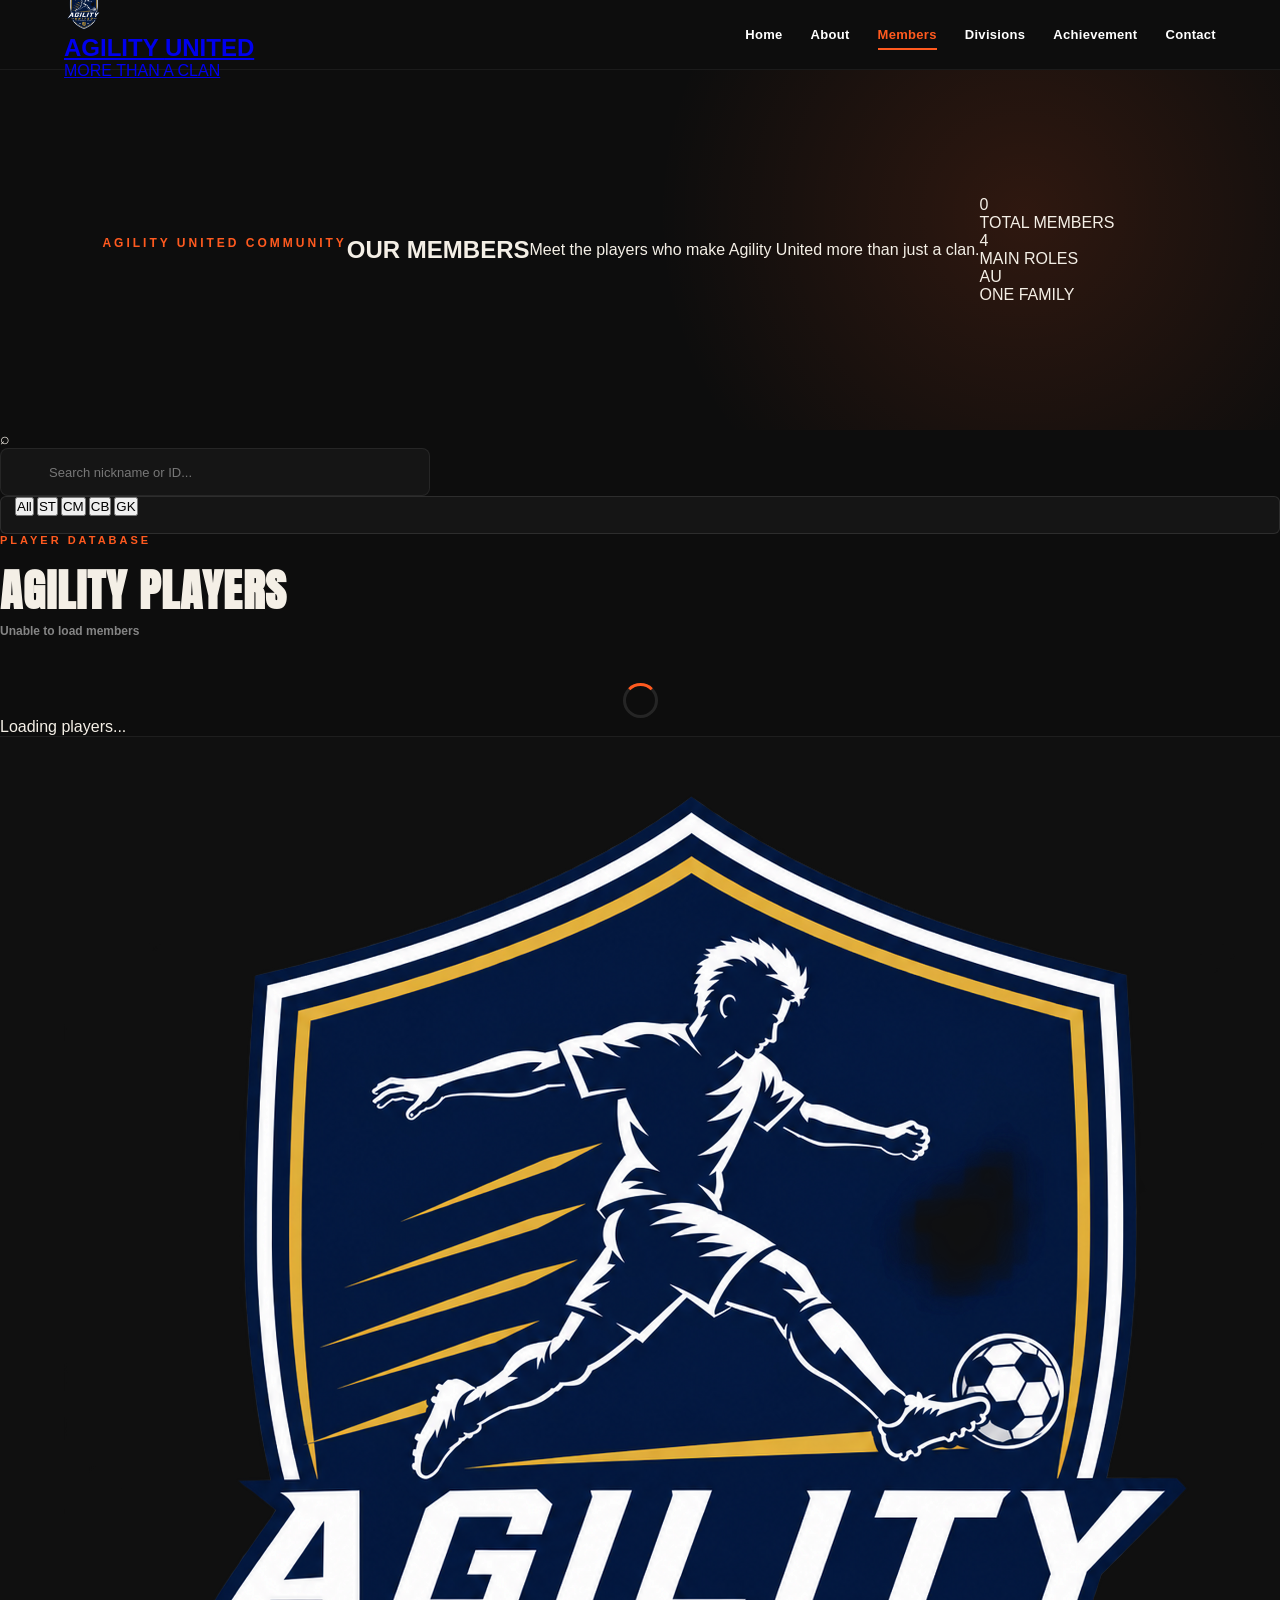
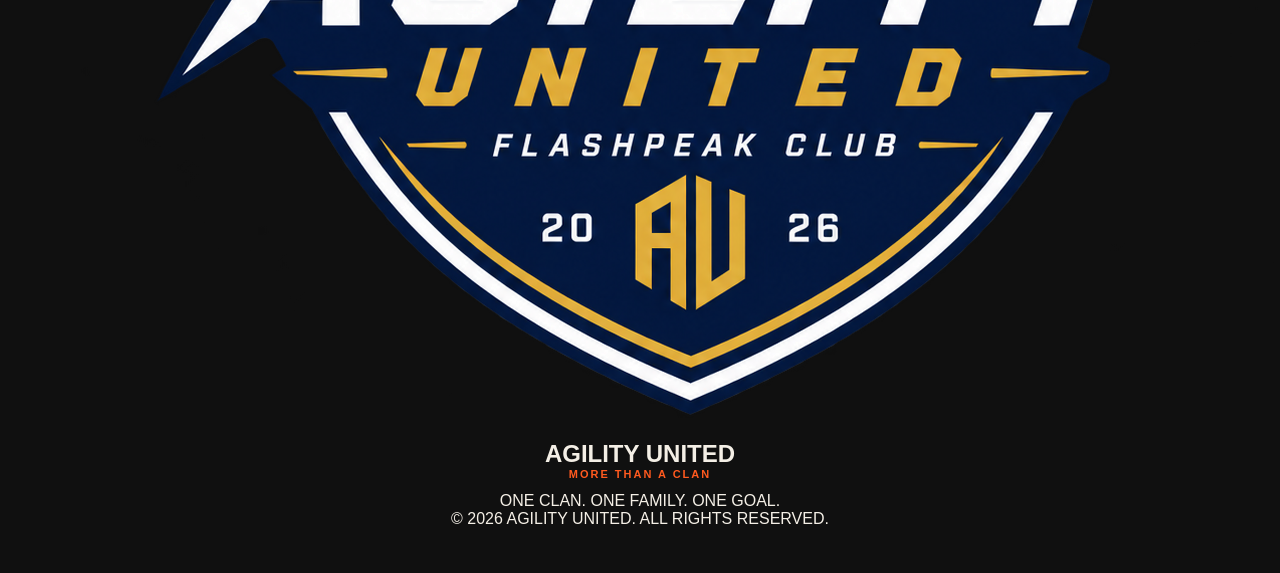
<file: members.html>
<!DOCTYPE html>
<html lang="id">

<head>

    <meta charset="UTF-8">

    <meta
        name="viewport"
        content="width=device-width, initial-scale=1.0"
    >

    <title>Members | Agility United</title>


    <!-- GOOGLE FONT -->

    <link
        rel="preconnect"
        href="https://fonts.googleapis.com"
    >

    <link
        rel="preconnect"
        href="https://fonts.gstatic.com"
        crossorigin
    >

    <link
        href="https://fonts.googleapis.com/css2?family=Anton&family=Montserrat:wght@400;500;600;700;800&display=swap"
        rel="stylesheet"
    >


    <!-- CSS -->

    <link
        rel="stylesheet"
        href="members.css"
    >

</head>


<body>


    <!-- =========================================
         BACKGROUND
    ========================================== -->

    <div class="background-grid"></div>

    <div class="background-lines"></div>

    <div class="orange-glow glow-one"></div>

    <div class="orange-glow glow-two"></div>


    <!-- =========================================
         NAVBAR
    ========================================== -->

    <header class="navbar">


        <!-- LOGO / BRAND -->

        <a
            href="index.html"
            class="brand"
        >

            <img
                src="assets/logo.png"
                alt="Agility United Logo"
                class="nav-logo"
            >


            <div class="brand-text">

                <h2>
                    AGILITY
                    <span>UNITED</span>
                </h2>

                <p>
                    MORE THAN A CLAN
                </p>

            </div>

        </a>


        <!-- DESKTOP MENU -->

        <nav
            class="nav-menu"
            id="navMenu"
        >

            <a href="index.html">
                Home
            </a>


            <a href="about.html">
                About
            </a>


            <a
                href="members.html"
                class="active"
            >
                Members
            </a>


            <a href="divisions.html">
                Divisions
            </a>


            <a href="achivement.html">
                Achievement
            </a>


            <a href="contact.html">
                Contact
            </a>

        </nav>


        <!-- MOBILE MENU -->

        <button
            class="menu-toggle"
            id="menuToggle"
            aria-label="Buka Menu"
        >

            ⋮

        </button>


    </header>


    <!-- =========================================
         MAIN
    ========================================== -->

    <main>


        <!-- HERO -->

        <section class="member-hero">


            <div class="hero-label">

                AGILITY UNITED COMMUNITY

            </div>


            <h1>

                OUR
                <span>MEMBERS</span>

            </h1>


            <p>

                Meet the players who make Agility United
                more than just a clan.

            </p>


            <!-- MEMBER STATS -->

            <div class="member-stats">


                <div class="stat-card">

                    <span
                        id="totalMembers"
                    >
                        0
                    </span>

                    <p>
                        TOTAL MEMBERS
                    </p>

                </div>


                <div class="stat-card">

                    <span>
                        4
                    </span>

                    <p>
                        MAIN ROLES
                    </p>

                </div>


                <div class="stat-card">

                    <span>
                        AU
                    </span>

                    <p>
                        ONE FAMILY
                    </p>

                </div>


            </div>


        </section>


        <!-- =========================================
             MEMBER CONTROLS
        ========================================== -->

        <section class="member-controls">


            <!-- SEARCH -->

            <div class="search-box">

                <span>
                    ⌕
                </span>


                <input
                    type="text"
                    id="searchInput"
                    placeholder="Search nickname or ID..."
                >

            </div>


            <!-- ROLE FILTER -->

            <div class="role-filter">


                <button
                    class="filter-btn active"
                    data-role="ALL"
                >
                    All
                </button>


                <button
                    class="filter-btn"
                    data-role="ST"
                >
                    ST
                </button>


                <button
                    class="filter-btn"
                    data-role="CM"
                >
                    CM
                </button>


                <button
                    class="filter-btn"
                    data-role="CB"
                >
                    CB
                </button>


                <button
                    class="filter-btn"
                    data-role="GK"
                >
                    GK
                </button>


            </div>


        </section>


        <!-- =========================================
             MEMBER LIST
        ========================================== -->

        <section class="members-section">


            <div class="section-heading">


                <div>

                    <p class="section-label">

                        PLAYER DATABASE

                    </p>


                    <h2>

                        AGILITY PLAYERS

                    </h2>

                </div>


                <div
                    class="member-count"
                    id="memberCount"
                >

                    0 PLAYERS

                </div>


            </div>


            <!-- MEMBER CONTAINER -->

            <div
                class="members-grid"
                id="membersContainer"
            >


                <!-- LOADING -->

                <div class="loading">

                    <div class="loading-spinner"></div>

                    <p>
                        Loading players...
                    </p>

                </div>


            </div>


        </section>


    </main>


    <!-- =========================================
         FOOTER
    ========================================== -->

    <footer class="footer">


        <div class="footer-brand">


            <img
                src="assets/logo.png"
                alt="Agility United"
            >


            <div>

                <h2>

                    AGILITY
                    <span>UNITED</span>

                </h2>


                <p>

                    MORE THAN A CLAN

                </p>

            </div>


        </div>


        <div class="footer-text">

            ONE CLAN.
            ONE FAMILY.
            ONE GOAL.

        </div>


        <div class="footer-bottom">

            © 2026 AGILITY UNITED.
            ALL RIGHTS RESERVED.

        </div>


    </footer>


    <!-- JAVASCRIPT -->

    <script src="members.js"></script>


</body>

</html>
</file>
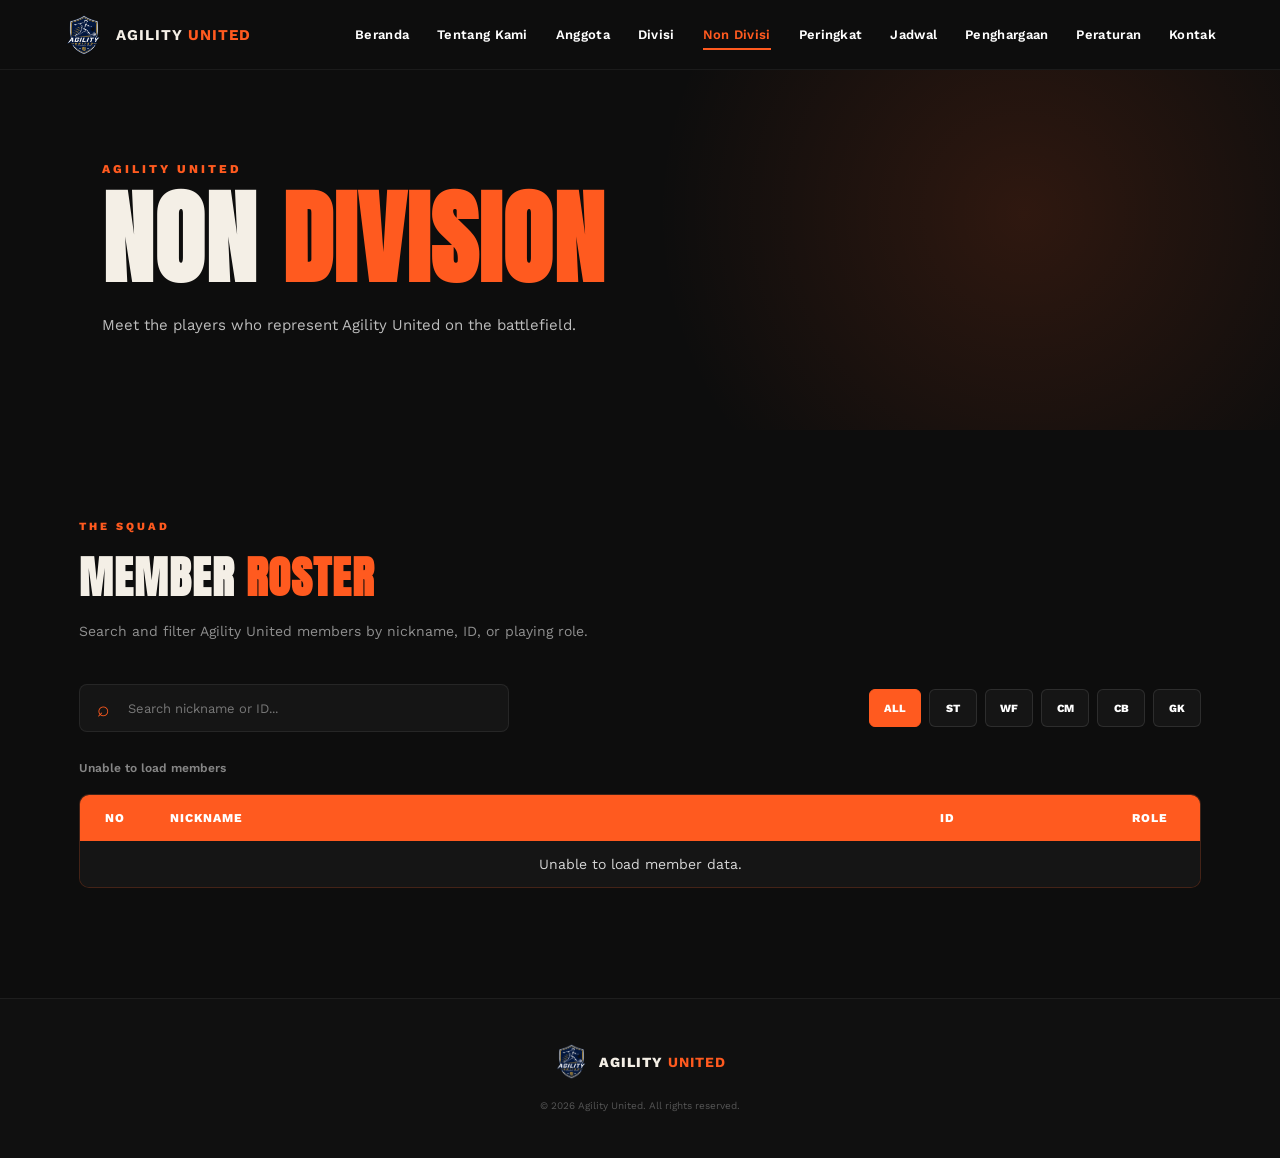
<file: nondivision.html>
<!DOCTYPE html>
<html lang="en">
<head>
    <meta charset="UTF-8">
    <meta name="viewport" content="width=device-width, initial-scale=1.0">

    <title>Members | Agility United</title>

    <link rel="stylesheet" href="nondivision.css">

    <link rel="preconnect" href="https://fonts.googleapis.com">
    <link rel="preconnect" href="https://fonts.gstatic.com" crossorigin>

    <link href="https://fonts.googleapis.com/css2?family=Anton&family=Work+Sans:wght@400;500;600;700;800&display=swap" rel="stylesheet">
</head>

<body>

    <!-- =========================
         NAVBAR
    ========================== -->

    <header class="navbar">

        <a href="index.html" class="nav-brand">

            <img
                src="assets/logo.png"
                alt="Agility United Logo"
                class="nav-logo"
            >

            <span>
                AGILITY <strong>UNITED</strong>
            </span>

        </a>


       <nav class="nav-menu" id="navMenu">
          <a href="index.html">Beranda</a>
          <a href="about.html">Tentang Kami</a>
          <a href="member.html">Anggota</a>
          <a href="divisions.html">Divisi</a>
          <a href="nondivision.html"class="active">Non Divisi</a>
          <a href="ranking.html">Peringkat</a>
          <a href="jadwal.html">Jadwal</a>
          <a href="achievement.html">Penghargaan</a>
          <a href="rule.html">Peraturan</a>
          <a href="contact.html">Kontak</a>
        </nav>


        <button
            class="menu-toggle"
            id="menuToggle"
            aria-label="Open Menu"
        >
            ⋮
        </button>

    </header>



    <!-- =========================
         HERO
    ========================== -->

    <section class="member-hero">

        <div class="hero-content">

            <p class="hero-label">
                AGILITY UNITED
            </p>

            <h1>
                NON <span>DIVISION</span>
            </h1>

            <p class="hero-description">
                Meet the players who represent
                Agility United on the battlefield.
            </p>

        </div>

    </section>



    <!-- =========================
         MEMBER SECTION
    ========================== -->

    <main class="member-section">


        <div class="section-heading">

            <p class="section-label">
                THE SQUAD
            </p>

            <h2>
                MEMBER <span>ROSTER</span>
            </h2>

            <p>
                Search and filter Agility United members
                by nickname, ID, or playing role.
            </p>

        </div>



        <!-- =========================
             SEARCH & FILTER
        ========================== -->

        <div class="member-tools">

            <div class="search-box">

                <span class="search-icon">
                    ⌕
                </span>

                <input
                    type="text"
                    id="memberSearch"
                    placeholder="Search nickname or ID..."
                    autocomplete="off"
                >

            </div>


            <div class="role-filters" id="roleFilters">

                <button
                    class="role-filter active"
                    data-role="ALL"
                >
                    ALL
                </button>

                <button
                    class="role-filter"
                    data-role="ST"
                >
                    ST
                </button>

                <button
                    class="role-filter"
                    data-role="WF"
                >
                    WF
                </button>

                <button
                    class="role-filter"
                    data-role="CM"
                >
                    CM
                </button>

                <button
                    class="role-filter"
                    data-role="CB"
                >
                    CB
                </button>

                <button
                    class="role-filter"
                    data-role="GK"
                >
                    GK
                </button>

            </div>

        </div>



        <!-- =========================
             MEMBER COUNT
        ========================== -->

        <div class="member-info">

            <span id="memberCount">
                Loading members...
            </span>

        </div>



        <!-- =========================
             MEMBER TABLE
        ========================== -->

        <div class="member-table-wrapper">

            <table class="member-table">

                <thead>

                    <tr>
                        <th>NO</th>
                        <th>NICKNAME</th>
                        <th>ID</th>
                        <th>ROLE</th>
                    </tr>

                </thead>


                <tbody id="memberContainer">

                    <tr>
                        <td colspan="4" class="loading">
                            Loading members...
                        </td>
                    </tr>

                </tbody>

            </table>

        </div>



        <!-- =========================
             EMPTY STATE
        ========================== -->

        <div
            class="empty-state"
            id="emptyState"
            style="display:none;"
        >

            <div class="empty-icon">
                ×
            </div>

            <h3>
                MEMBER NOT FOUND
            </h3>

            <p>
                No member matches your search or filter.
            </p>

        </div>



        <!-- =========================
             LOADING
        ========================== -->

        <div
            class="loading-state"
            id="loadingState"
        >

            <div class="loading-spinner"></div>

            <p>
                Loading members...
            </p>

        </div>


    </main>



    <!-- =========================
         FOOTER
    ========================== -->

    <footer class="footer">

        <div class="footer-logo">

            <img
                src="assets/logo.png"
                alt="Agility United Logo"
            >

            <span>
                AGILITY <strong>UNITED</strong>
            </span>

        </div>


        <small>
            © 2026 Agility United. All rights reserved.
        </small>

    </footer>



    <script src="nondivision.js"></script>

</body>
</html>
</file>
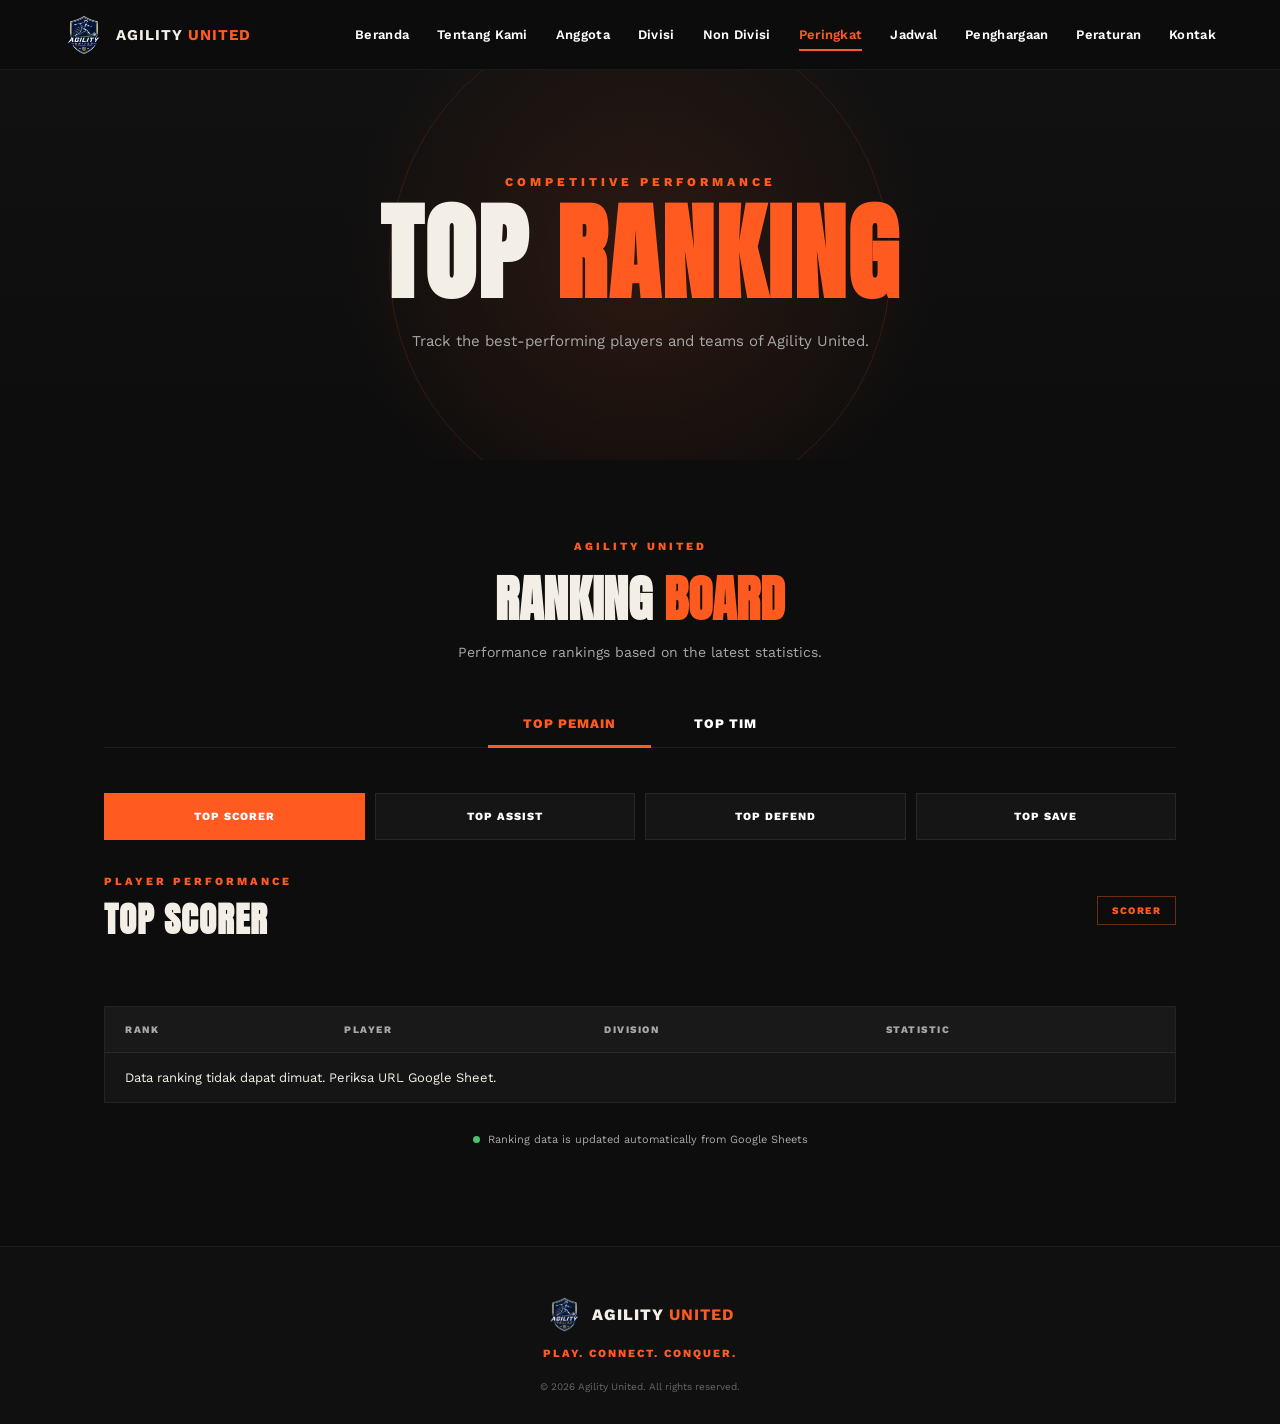
<file: ranking.html>
<!DOCTYPE html>
<html lang="en">
<head>
    <meta charset="UTF-8">
    <meta name="viewport" content="width=device-width, initial-scale=1.0">

    <title>Top Ranking | Agility United</title>

    <link rel="stylesheet" href="ranking.css">

    <link rel="preconnect" href="https://fonts.googleapis.com">
    <link rel="preconnect" href="https://fonts.gstatic.com" crossorigin>

    <link href="https://fonts.googleapis.com/css2?family=Anton&family=Work+Sans:wght@400;500;600;700;800&display=swap" rel="stylesheet">
</head>

<body>

    <!-- NAVBAR -->
    <header class="navbar">

        <a href="index.html" class="nav-brand">
            <img src="assets/logo.png" alt="Agility United Logo" class="nav-logo">
            <span>AGILITY <strong>UNITED</strong></span>
        </a>

    <nav class="nav-menu" id="navMenu">
      <a href="index.html">Beranda</a>
      <a href="about.html">Tentang Kami</a>
      <a href="member.html">Anggota</a>
      <a href="divisions.html">Divisi</a>
      <a href="nondivision.html">Non Divisi</a>
      <a href="ranking.html"class="active">Peringkat</a>
      <a href="jadwal.html">Jadwal</a>
      <a href="achievement.html">Penghargaan</a>
      <a href="rule.html">Peraturan</a>
      <a href="contact.html">Kontak</a>
    </nav>

        <button class="menu-toggle" id="menuToggle" aria-label="Open Menu">
            ⋮
        </button>

    </header>


    <!-- HERO -->
    <section class="ranking-hero">

        <div class="hero-content">

            <p class="hero-label">COMPETITIVE PERFORMANCE</p>

            <h1>
                TOP <span>RANKING</span>
            </h1>

            <p class="hero-description">
                Track the best-performing players and teams
                of Agility United.
            </p>

        </div>

    </section>


    <!-- RANKING SECTION -->
    <main class="ranking-section">

        <div class="section-heading">

            <p class="section-label">AGILITY UNITED</p>

            <h2>
                RANKING <span>BOARD</span>
            </h2>

            <p>
                Performance rankings based on the latest statistics.
            </p>

        </div>


        <!-- MAIN CATEGORY -->
        <div class="main-tabs">

            <button class="main-tab active" data-category="players">
                TOP PEMAIN
            </button>

            <button class="main-tab" data-category="teams">
                TOP TIM
            </button>

        </div>


        <!-- PLAYER RANKING -->
        <section class="ranking-content" id="playerRanking">

            <div class="stat-tabs">

                <button class="stat-tab active" data-stat="scorer">
                    TOP SCORER
                </button>

                <button class="stat-tab" data-stat="assist">
                    TOP ASSIST
                </button>

                <button class="stat-tab" data-stat="defend">
                    TOP DEFEND
                </button>

                <button class="stat-tab" data-stat="save">
                    TOP SAVE
                </button>

            </div>


            <div class="ranking-title">

                <div>
                    <p class="mini-label">PLAYER PERFORMANCE</p>

                    <h3 id="rankingTitle">
                        TOP SCORER
                    </h3>
                </div>

                <div class="stat-badge" id="statBadge">
                    SCORER
                </div>

            </div>


            <!-- TOP 3 -->
            <div class="podium" id="podium">

                <!-- JS -->

            </div>


            <!-- RANKING TABLE -->
            <div class="ranking-table-wrapper">

                <table class="ranking-table">

                    <thead>
                        <tr>
                            <th>RANK</th>
                            <th>PLAYER</th>
                            <th>DIVISION</th>
                            <th>STATISTIC</th>
                        </tr>
                    </thead>

                    <tbody id="playerRankingBody">

                        <tr>
                            <td colspan="4" class="loading">
                                Loading ranking...
                            </td>
                        </tr>

                    </tbody>

                </table>

            </div>

        </section>


        <!-- TEAM RANKING -->
        <section class="ranking-content team-content" id="teamRanking" style="display:none;">

            <div class="ranking-title">

                <div>
                    <p class="mini-label">TEAM PERFORMANCE</p>

                    <h3>
                        TOP TEAM
                    </h3>
                </div>

                <div class="stat-badge">
                    TEAM
                </div>

            </div>


            <!-- TEAM PODIUM -->
            <div class="podium" id="teamPodium">

                <!-- JS -->

            </div>


            <!-- TEAM TABLE -->
            <div class="ranking-table-wrapper">

                <table class="ranking-table">

                    <thead>
                        <tr>
                            <th>RANK</th>
                            <th>TEAM</th>
                            <th>MATCH</th>
                            <th>POINT</th>
                        </tr>
                    </thead>

                    <tbody id="teamRankingBody">

                        <tr>
                            <td colspan="4" class="loading">
                                Loading ranking...
                            </td>
                        </tr>

                    </tbody>

                </table>

            </div>

        </section>


        <div class="last-update">
            <span></span>
            Ranking data is updated automatically from Google Sheets
        </div>

    </main>


    <!-- FOOTER -->
    <footer class="footer">

        <div class="footer-logo">
            <img src="assets/logo.png" alt="Agility United Logo">
            <span>AGILITY <strong>UNITED</strong></span>
        </div>

        <p>
            PLAY. CONNECT. CONQUER.
        </p>

        <small>
            © 2026 Agility United. All rights reserved.
        </small>

    </footer>


    <script src="ranking.js"></script>

</body>
</html>
</file>
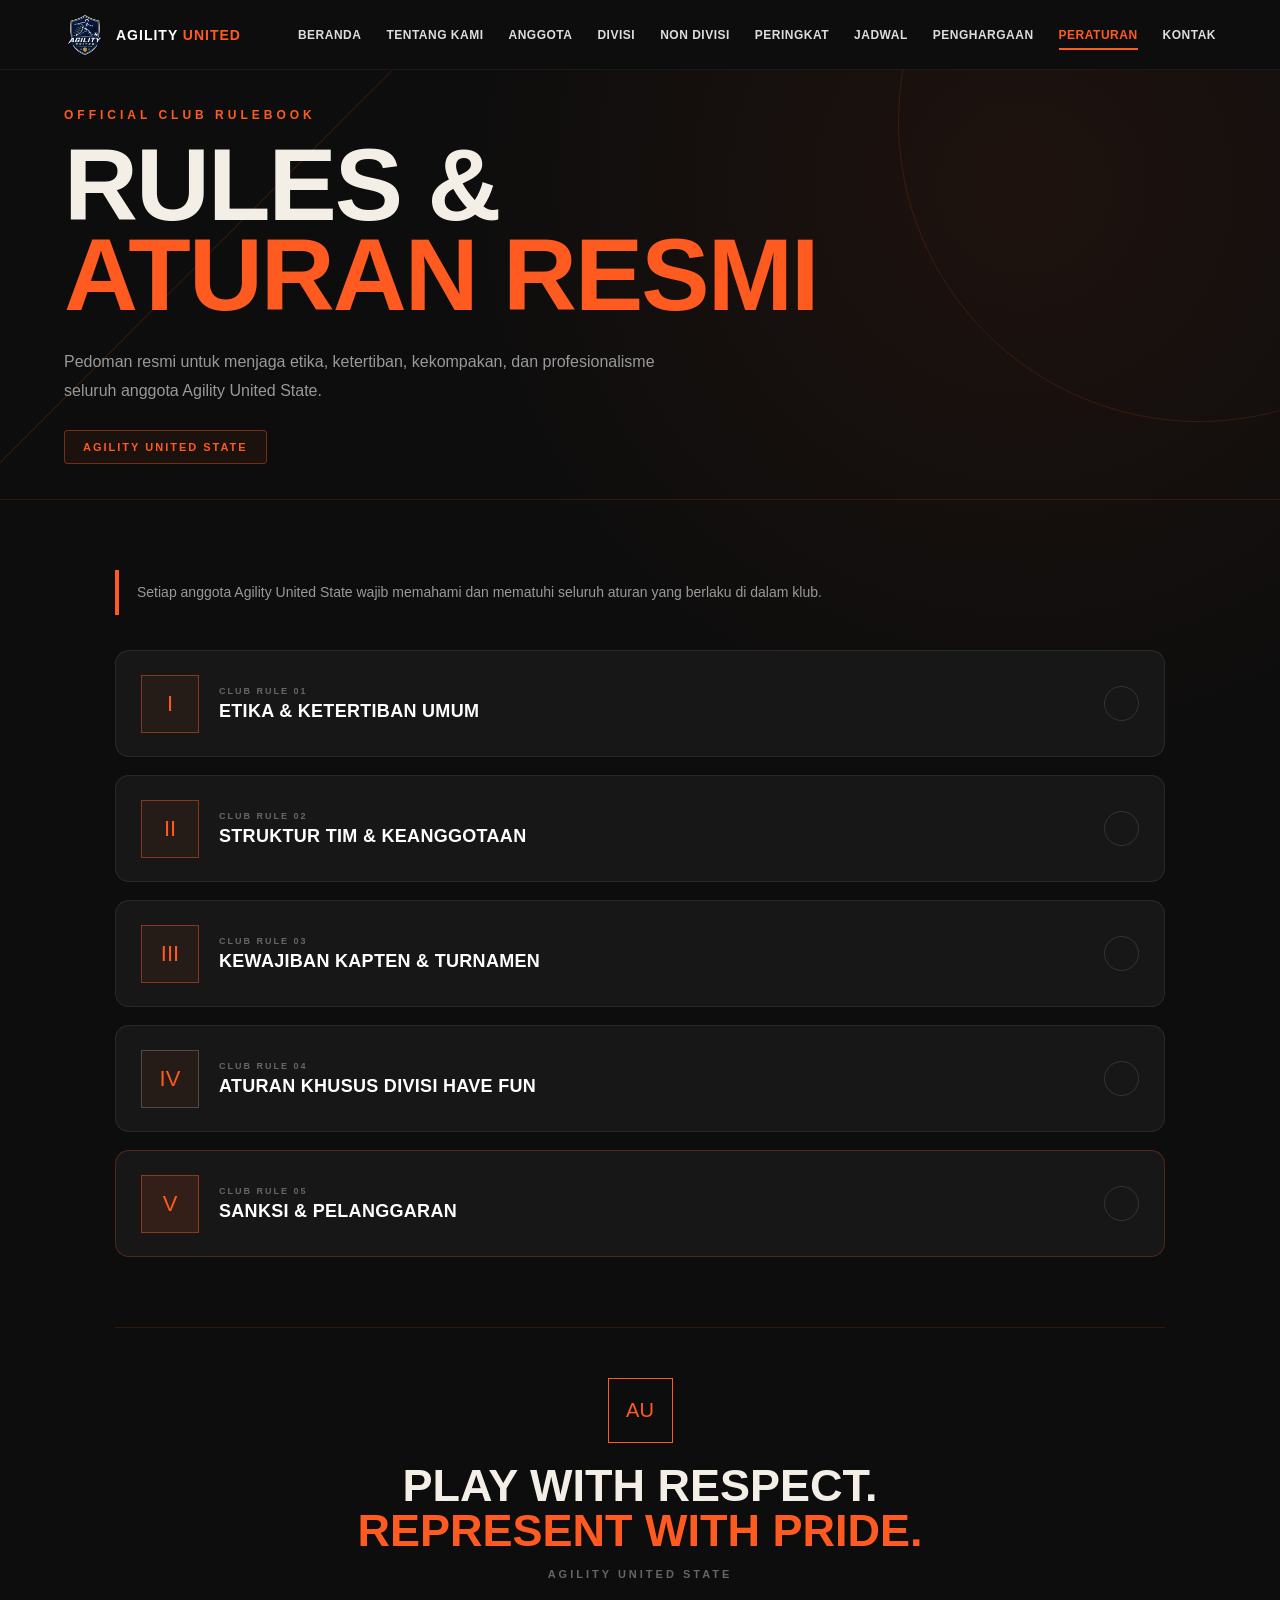
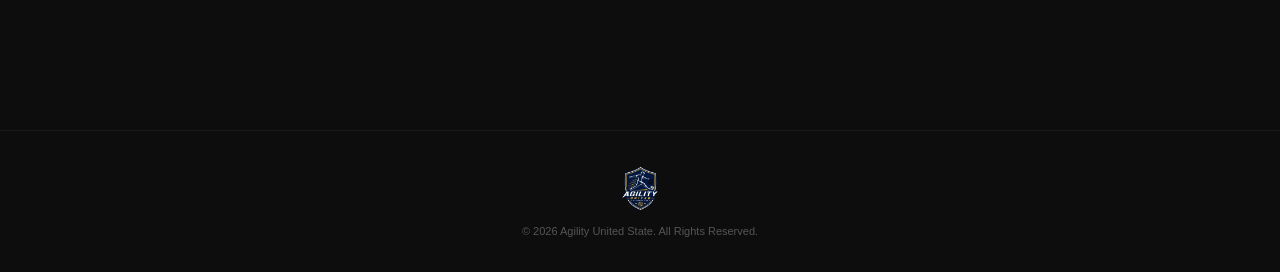
<file: rule.html>
<!DOCTYPE html>
<html lang="id">

<head>

  <meta charset="UTF-8">

  <meta
    name="viewport"
    content="width=device-width, initial-scale=1.0"
  >

  <title>
    Rules & Aturan Resmi | Agility United State
  </title>

  <link
    rel="stylesheet"
    href="rule.css"
  >

</head>


<body>


  <!-- =================================================
       NAVBAR
       ================================================= -->

  <header class="navbar">

    <a
      href="index.html"
      class="nav-brand"
    >

      <img
        src="assets/logo.png"
        alt="Agility United Logo"
        class="nav-logo"
      >

      <span>
        AGILITY <strong>UNITED</strong>
      </span>

    </a>


    <nav class="nav-menu" id="navMenu">
      <a href="index.html">Beranda</a>
      <a href="about.html">Tentang Kami</a>
      <a href="member.html">Anggota</a>
      <a href="divisions.html">Divisi</a>
      <a href="nondivision.html">Non Divisi</a>
      <a href="ranking.html">Peringkat</a>
      <a href="jadwal.html">Jadwal</a>
      <a href="achievement.html">Penghargaan</a>
      <a href="rule.html"class="active">Peraturan</a>
      <a href="contact.html">Kontak</a>
    </nav>


    <button
      class="menu-toggle"
      id="menuToggle"
      aria-label="Open Menu"
    >
      ⋮
    </button>

  </header>



  <!-- =================================================
       HERO
       ================================================= -->

  <section class="rules-hero">

    <div class="hero-content">

      <div class="hero-tag">
        OFFICIAL CLUB RULEBOOK
      </div>

      <h1>
        RULES &amp;
        <span>ATURAN RESMI</span>
      </h1>

      <p>
        Pedoman resmi untuk menjaga etika,
        ketertiban, kekompakan, dan profesionalisme
        seluruh anggota Agility United State.
      </p>

      <div class="club-badge">
        AGILITY UNITED STATE
      </div>

    </div>

  </section>



  <!-- =================================================
       MAIN
       ================================================= -->

  <main class="rules-container">


    <!-- =================================================
         INTRO
         ================================================= -->

    <div class="rules-intro">

      <span class="intro-line"></span>

      <p>
        Setiap anggota Agility United State
        wajib memahami dan mematuhi seluruh
        aturan yang berlaku di dalam klub.
      </p>

    </div>



    <!-- =================================================
         I. ETIKA
         ================================================= -->

    <section class="rule-section">

      <button
        class="section-header"
        type="button"
      >

        <div class="section-number">
          I
        </div>

        <div class="section-title">

          <span>
            CLUB RULE 01
          </span>

          <h2>
            ETIKA &amp; KETERTIBAN UMUM
          </h2>

        </div>

        <div class="section-arrow">
          <span></span>
        </div>

      </button>


      <div class="section-content">

        <div class="rule-item">

          <div class="rule-number">
            01
          </div>

          <div>
            <h3>
              Rispek &amp; Adab Nomor 1
            </h3>

            <p>
              Setiap anggota wajib menjaga sopan
              santun dan menghormati sesama anggota,
              kapten, serta pengurus.
            </p>
          </div>

        </div>


        <div class="rule-item">

          <div class="rule-number">
            02
          </div>

          <div>
            <h3>
              No Hina, Rasis &amp; Bully
            </h3>

            <p>
              Dilarang keras melakukan perundungan
              (bullying), diskriminasi SARA,
              atau kekerasan verbal.
            </p>
          </div>

        </div>


        <div class="rule-item">

          <div class="rule-number">
            03
          </div>

          <div>
            <h3>
              No Toxic &amp; Provokasi
            </h3>

            <p>
              Jaga etika berbahasa di grup percakapan
              maupun saat sesi mic/voice chat.
            </p>
          </div>

        </div>


        <div class="rule-item">

          <div class="rule-number">
            04
          </div>

          <div>
            <h3>
              Dilarang Kutu Loncat
            </h3>

            <p>
              Dilarang berpindah-pindah klub tanpa izin
              dan prosedur resmi dari pengurus.
            </p>
          </div>

        </div>


        <div class="rule-item">

          <div class="rule-number">
            05
          </div>

          <div>
            <h3>
              Jangan Senggol Club Lain
            </h3>

            <p>
              Wajib menjaga nama baik Agility United
              State dan dilarang memicu keributan
              dengan tim lain.
            </p>
          </div>

        </div>
        <div class="rule-item">

          <div class="rule-number">
            06
          </div>

          <div>
            <h3>
              Dilarang Double Tim
            </h3>

            <p>
              Setiap member tidak boleh ada double tim
              diluar pengawasan AGILITY. Kirim Bukti
              bahwa udah keluar dari klub
              
            </p>
          </div>

        </div>

      </div>

    </section>



    <!-- =================================================
         II. STRUKTUR
         ================================================= -->

    <section class="rule-section">

      <button
        class="section-header"
        type="button"
      >

        <div class="section-number">
          II
        </div>

        <div class="section-title">

          <span>
            CLUB RULE 02
          </span>

          <h2>
            STRUKTUR TIM &amp; KEANGGOTAAN
          </h2>

        </div>

        <div class="section-arrow">
          <span></span>
        </div>

      </button>


      <div class="section-content">

        <div class="rule-item">

          <div class="rule-number">
            01
          </div>

          <div>

            <h3>
              Jumlah Anggota
            </h3>

            <p>
              Kuota per divisi adalah
              <strong>8 Player</strong>.
            </p>


            <div class="formation-box">

              <div class="formation-group">

                <span class="formation-label">
                  TIM INTI · 5 PLAYER
                </span>

                <strong>
                  2 CB &nbsp;|&nbsp;
                  1 WF/CM &nbsp;|&nbsp;
                  1 ST &nbsp;|&nbsp;
                  1 GK
                </strong>

              </div>


              <div class="formation-group">

                <span class="formation-label">
                  BENCH · 3 PLAYER
                </span>

                <strong>
                  1 CB &nbsp;|&nbsp;
                  1 WF/CM &nbsp;|&nbsp;
                  1 GK / ST
                </strong>

              </div>

            </div>


            <p class="rule-note">
              Format ini wajib ditulis di deskripsi grup.
            </p>

          </div>

        </div>


        <div class="rule-item">

          <div class="rule-number">
            02
          </div>

          <div>

            <h3>
              Syarat Usia
            </h3>

            <p>
              Minimal <strong>17 tahun</strong> atau
              berstatus siswa SMA/SMK Kelas 2.
            </p>

          </div>

        </div>


        <div class="rule-item">

          <div class="rule-number">
            03
          </div>

          <div>

            <h3>
              Seleksi Member Baru
            </h3>

            <p>
              Seleksi dilakukan oleh tim yang ditunjuk.
              Khusus role Kiper (GK), seleksi ditangani
              langsung oleh
              <strong>AGI XOBURA</strong> dan
              <strong>AGI MULLET</strong>.
            </p>

          </div>

        </div>

      </div>

    </section>



    <!-- =================================================
         III. KAPTEN
         ================================================= -->

    <section class="rule-section">

      <button
        class="section-header"
        type="button"
      >

        <div class="section-number">
          III
        </div>

        <div class="section-title">

          <span>
            CLUB RULE 03
          </span>

          <h2>
            KEWAJIBAN KAPTEN &amp; TURNAMEN
          </h2>

        </div>

        <div class="section-arrow">
          <span></span>
        </div>

      </button>


      <div class="section-content">

        <div class="rule-item">

          <div class="rule-number">
            01
          </div>

          <div>

            <h3>
              Grup Admin &amp; Meeting
            </h3>

            <p>
              Kapten tim wajib join grup admin dan
              mengikuti meeting mingguan
              <strong>(Jam 16.00 / 19.00 WIB)</strong>.
            </p>

          </div>

        </div>


        <div class="rule-item">

          <div class="rule-number">
            02
          </div>

          <div>

            <h3>
              Laporan &amp; Evaluasi
            </h3>

            <p>
              Kapten wajib melapor mingguan serta
              melaporkan keikutsertaan turnamen
              (baik uang kas/pribadi).
            </p>

          </div>

        </div>


        <div class="rule-item">

          <div class="rule-number">
            03
          </div>

          <div>

            <h3>
              Batasan Turnamen
            </h3>

            <p>
              Maksimal mengikuti
              <strong>2 turnamen secara bersamaan</strong>.
              Jika selesai, baru boleh daftar
              2 turnamen berikutnya.
            </p>

          </div>

        </div>


        <div class="rule-item">

          <div class="rule-number">
            04
          </div>

          <div>

            <h3>
              Jadwal &amp; Evaluasi
            </h3>

            <p>
              Jadwal latihan/turnamen tertera di web
              resmi Agility United State.
              Tim wajib melakukan evaluasi gameplay
              di grup WA setelah match.
            </p>

          </div>

        </div>

      </div>

    </section>



    <!-- =================================================
         IV. HAVE FUN
         ================================================= -->

    <section class="rule-section have-fun">

      <button
        class="section-header"
        type="button"
      >

        <div class="section-number">
          IV
        </div>

        <div class="section-title">

          <span>
            CLUB RULE 04
          </span>

          <h2>
            ATURAN KHUSUS DIVISI HAVE FUN
          </h2>

        </div>

        <div class="section-arrow">
          <span></span>
        </div>

      </button>


      <div class="section-content">

        <div class="rule-item">

          <div class="rule-number">
            01
          </div>

          <div>

            <h3>
              Utamakan Fun &amp; No Pressure
            </h3>

            <p>
              Tempat refreshing dan main santai
              tanpa beban target juara.
            </p>

          </div>

        </div>


        <div class="rule-item">

          <div class="rule-number">
            02
          </div>

          <div>

            <h3>
              No Blaming
            </h3>

            <p>
              Dilarang keras menyalahkan atau
              memojokkan rekan tim saat terjadi
              kesalahan di lapangan.
            </p>

          </div>

        </div>


        <div class="rule-item">

          <div class="rule-number">
            03
          </div>

          <div>

            <h3>
              Saling Support &amp; Rangkul Pemula
            </h3>

            <p>
              Selalu berikan semangat
              (nice try/good game) dan bantu
              pemain baru/pemula untuk berkembang.
            </p>

          </div>

        </div>


        <div class="rule-item">

          <div class="rule-number">
            04
          </div>

          <div>

            <h3>
              Rotasi &amp; Jam Main Adil
            </h3>

            <p>
              Setiap sesi mabar/scrim internal,
              seluruh anggota yang hadir berhak
              mendapatkan giliran main yang adil.
            </p>

          </div>

        </div>


        <div class="rule-item">

          <div class="rule-number">
            05
          </div>

          <div>

            <h3>
              Jembatan ke Tim Kompe
            </h3>

            <p>
              Player Have Fun yang ingin level up
              dipersilakan mengasah konsistensi
              untuk ikut seleksi tim utama.
            </p>

          </div>

        </div>

      </div>

    </section>



    <!-- =================================================
         V. SANKSI
         ================================================= -->

    <section class="rule-section sanctions">

      <button
        class="section-header"
        type="button"
      >

        <div class="section-number">
          V
        </div>

        <div class="section-title">

          <span>
            CLUB RULE 05
          </span>

          <h2>
            SANKSI &amp; PELANGGARAN
          </h2>

        </div>

        <div class="section-arrow">
          <span></span>
        </div>

      </button>


      <div class="section-content">

        <div class="rule-item">

          <div class="rule-number">
            01
          </div>

          <div>

            <h3>
              Teguran &amp; Banned
            </h3>

            <p>
              Pelanggaran aturan dikenakan teguran
              admin atau sanksi banned turnamen
              selama <strong>2 minggu</strong>
              (berlaku kelipatan).
            </p>

          </div>

        </div>


        <div class="rule-item">

          <div class="rule-number">
            02
          </div>

          <div>

            <h3>
              Denda Finansial
            </h3>

            <p>
              Membayar denda sebesar biaya registrasi
              turnamen jika melanggar saat menggunakan
              uang kas.
            </p>

          </div>

        </div>


        <div class="rule-item">

          <div class="rule-number">
            03
          </div>

          <div>

            <h3>
              Auto-Kick
            </h3>

            <p>
              Pelanggaran berat atau berulang
              <strong>(maksimal 5x)</strong> akan
              dikenakan tindakan tegas dikeluarkan
              dari klub.
            </p>

          </div>

        </div>

      </div>

    </section>



    <!-- =================================================
         CLOSING
         ================================================= -->

    <div class="rules-closing">

      <div class="closing-mark">
        AU
      </div>

      <h2>
        PLAY WITH RESPECT.
        <span>REPRESENT WITH PRIDE.</span>
      </h2>

      <p>
        AGILITY UNITED STATE
      </p>

    </div>


  </main>



  <!-- =================================================
       FOOTER
       ================================================= -->

  <footer class="footer">

    <img
      src="assets/logo.png"
      alt="Agility United"
    >


    <p>
      © 2026 Agility United State.
      All Rights Reserved.
    </p>

  </footer>



  <!-- =================================================
       JAVASCRIPT
       ================================================= -->

  <script src="rule.js"></script>

</body>

</html>
</file>
<file: index.css>
/* =========================================
   RESET
========================================= */

* {

    margin: 0;
    padding: 0;

    box-sizing: border-box;

}


/* =========================================
   ROOT
========================================= */

:root {

    --orange: #ff5a1f;

    --orange-light: #ff7a45;

    --orange-dark: #d9430c;

    --black: #060708;

    --dark: #0d0e10;

    --dark-card: #111214;

    --white: #f2f2f2;

    --gray: #8d8d8d;

    --border: #252629;

}


/* =========================================
   BODY
========================================= */

body {

    background: var(--black);

    color: var(--white);

    font-family: "Montserrat", sans-serif;

    overflow-x: hidden;

}


/* =========================================
   BACKGROUND GRID
========================================= */

.background-grid {

    position: fixed;

    inset: 0;

    z-index: -5;

    opacity: 0.12;

    background-image:

        linear-gradient(
            rgba(255,255,255,0.05) 1px,
            transparent 1px
        ),

        linear-gradient(
            90deg,
            rgba(255,255,255,0.05) 1px,
            transparent 1px
        );

    background-size:

        80px 80px;

}


/* =========================================
   DIAGONAL LINES
========================================= */

.background-lines {

    position: fixed;

    inset: 0;

    z-index: -4;

    opacity: 0.4;

    background:

        repeating-linear-gradient(

            115deg,

            transparent 0px,

            transparent 180px,

            rgba(255,90,31,0.12) 181px,

            transparent 182px,

            transparent 360px

        );

}


/* =========================================
   ORANGE GLOW
========================================= */

.orange-glow {

    position: fixed;

    border-radius: 50%;

    pointer-events: none;

    filter: blur(140px);

    z-index: -3;

}


.glow-one {

    width: 450px;

    height: 450px;

    background:

        rgba(255,90,31,0.10);

    top: 20%;

    left: 50%;

    transform:

        translateX(-50%);

}


.glow-two {

    width: 350px;

    height: 350px;

    background:

        rgba(255,90,31,0.06);

    bottom: -200px;

    right: -100px;

}


/* =========================================
   HERO
========================================= */

.hero {

    width: 100%;

    min-height: 100vh;

    position: relative;

    display: flex;

    align-items: center;

    justify-content: center;

    padding:

        80px 20px;

}


/* =========================================
   TOP BRAND
========================================= */

.top-brand {

    position: absolute;

    top: 30px;

    left: 45px;

    display: flex;

    align-items: center;

    gap: 10px;

    color: #777;

    font-size: 9px;

    font-weight: 600;

    letter-spacing: 4px;

    animation:

        fadeDown 1s ease forwards;

}


.brand-dot {

    width: 8px;

    height: 8px;

    border-radius: 50%;

    background: var(--orange);

    box-shadow:

        0 0 12px var(--orange);

}


/* =========================================
   HERO CONTENT
========================================= */

.hero-content {

    width: 100%;

    max-width: 900px;

    display: flex;

    flex-direction: column;

    align-items: center;

    text-align: center;

}


/* =========================================
   LOGO AREA
========================================= */

.logo-area {

    position: relative;

    width: 125px;

    height: 125px;

    display: flex;

    align-items: center;

    justify-content: center;

    margin-bottom: 35px;

    animation:

        logoAppear 1s ease forwards;

}


/* =========================================
   LOGO RINGS
========================================= */

.logo-ring {

    position: absolute;

    border-radius: 50%;

}


.ring-one {

    width: 120px;

    height: 120px;

    border:

        1px solid rgba(255,90,31,0.55);

    animation:

        rotateRing 10s linear infinite;

}


.ring-two {

    width: 145px;

    height: 145px;

    border:

        1px dashed rgba(255,90,31,0.20);

    animation:

        rotateRingReverse 20s linear infinite;

}


/* =========================================
   LOGO BOX
========================================= */

.logo-box {

    width: 85px;

    height: 85px;

    border-radius: 22px;

    display: flex;

    align-items: center;

    justify-content: center;

    background:

        linear-gradient(
            145deg,
            #161719,
            #090909
        );

    border:

        1px solid rgba(255,90,31,0.30);

    box-shadow:

        0 0 30px rgba(255,90,31,0.10),

        inset 0 0 20px rgba(255,255,255,0.02);

}


.logo-box img {

    width: 58px;

    height: 58px;

    object-fit: contain;

}


/* =========================================
   WELCOME TEXT
========================================= */

.welcome-text {

    color: var(--orange);

    font-size: 9px;

    font-weight: 600;

    letter-spacing: 6px;

    margin-bottom: 15px;

    opacity: 0;

    animation:

        fadeUp 0.8s ease forwards;

    animation-delay: 0.4s;

}


/* =========================================
   TITLE
========================================= */

.hero h1 {

    display: flex;

    align-items: center;

    justify-content: center;

    gap: 20px;

    font-family: "Anton", sans-serif;

    font-size:

        clamp(55px, 7vw, 95px);

    font-weight: 400;

    letter-spacing: 2px;

    line-height: 1;

    opacity: 0;

    animation:

        titleAppear 1s ease forwards;

    animation-delay: 0.5s;

}


.title-white {

    color: var(--white);

}


.title-orange {

    color: var(--orange);

    text-shadow:

        0 0 35px rgba(255,90,31,0.15);

}


/* =========================================
   SLOGAN
========================================= */

.slogan-container {

    display: flex;

    align-items: center;

    gap: 18px;

    margin-top: 28px;

    opacity: 0;

    animation:

        fadeUp 0.8s ease forwards;

    animation-delay: 0.8s;

}


.slogan-container p {

    color: #aaa;

    font-size: 10px;

    font-weight: 600;

    letter-spacing: 6px;

}


.line {

    width: 45px;

    height: 1px;

    background:

        linear-gradient(
            90deg,
            transparent,
            var(--orange)
        );

}


.line:last-child {

    transform:

        rotate(180deg);

}


/* =========================================
   DESCRIPTION
========================================= */

.description {

    max-width: 480px;

    color: #777;

    font-size: 12px;

    line-height: 1.8;

    margin-top: 25px;

    opacity: 0;

    animation:

        fadeUp 0.8s ease forwards;

    animation-delay: 1s;

}


/* =========================================
   EXPLORE BUTTON
========================================= */

.explore-button {

    width: 250px;

    height: 60px;

    margin-top: 35px;

    border-radius: 14px;

    display: flex;

    align-items: center;

    justify-content: center;

    gap: 22px;

    position: relative;

    overflow: hidden;

    text-decoration: none;

    color: white;

    background:

        linear-gradient(
            135deg,
            var(--orange-light),
            var(--orange),
            var(--orange-dark)
        );

    box-shadow:

        0 15px 35px rgba(255,90,31,0.20);

    transition:

        0.35s ease;

    opacity: 0;

    animation:

        buttonAppear 0.8s ease forwards;

    animation-delay: 1.2s;

}


/* BUTTON SHINE */

.explore-button::before {

    content: "";

    position: absolute;

    top: 0;

    left: -120%;

    width: 80%;

    height: 100%;

    background:

        linear-gradient(

            90deg,

            transparent,

            rgba(255,255,255,0.22),

            transparent

        );

    transform:

        skewX(-25deg);

    transition:

        0.7s;

}


.explore-button:hover::before {

    left: 150%;

}


.explore-button:hover {

    transform:

        translateY(-5px);

    box-shadow:

        0 20px 45px rgba(255,90,31,0.35);

}


.button-text {

    position: relative;

    z-index: 2;

    font-size: 14px;

    font-weight: 700;

}


.button-icon {

    position: relative;

    z-index: 2;

    font-size: 22px;

    transition: 0.3s;

}


.explore-button:hover .button-icon {

    transform:

        translateX(7px);

}


/* =========================================
   CLUB VALUES
========================================= */

.club-values {

    margin-top: 55px;

    display: flex;

    align-items: center;

    justify-content: center;

    gap: 28px;

    opacity: 0;

    animation:

        fadeUp 0.8s ease forwards;

    animation-delay: 1.4s;

}


.value {

    display: flex;

    align-items: center;

    gap: 8px;

}


.value-number {

    color: var(--orange);

    font-size: 8px;

    font-weight: 700;

}


.value p {

    color: #777;

    font-size: 8px;

    font-weight: 600;

    letter-spacing: 2px;

}


.value-divider {

    width: 1px;

    height: 20px;

    background:

        var(--border);

}


/* =========================================
   SIDE TEXT
========================================= */

.side-text {

    position: absolute;

    right: 35px;

    top: 50%;

    transform:

        translateY(-50%)
        rotate(90deg);

    transform-origin: center;

    display: flex;

    align-items: center;

    gap: 15px;

    color: #555;

    font-size: 7px;

    letter-spacing: 3px;

}


.side-text span {

    width: 40px;

    height: 1px;

    background: var(--orange);

}


/* =========================================
   SCROLL
========================================= */

.scroll-down {

    position: absolute;

    bottom: 25px;

    left: 50%;

    transform:

        translateX(-50%);

    display: flex;

    align-items: center;

    gap: 12px;

    color: #555;

}


.scroll-down p {

    font-size: 7px;

    letter-spacing: 3px;

}


.scroll-line {

    width: 25px;

    height: 1px;

    background: var(--orange);

}


/* =========================================
   ANIMATION
========================================= */

@keyframes logoAppear {

    from {

        opacity: 0;

        transform:

            scale(0.6)
            rotate(-20deg);

    }

    to {

        opacity: 1;

        transform:

            scale(1)
            rotate(0);

    }

}


@keyframes titleAppear {

    from {

        opacity: 0;

        transform:

            translateY(35px);

    }

    to {

        opacity: 1;

        transform:

            translateY(0);

    }

}


@keyframes fadeUp {

    from {

        opacity: 0;

        transform:

            translateY(20px);

    }

    to {

        opacity: 1;

        transform:

            translateY(0);

    }

}


@keyframes fadeDown {

    from {

        opacity: 0;

        transform:

            translateY(-15px);

    }

    to {

        opacity: 1;

        transform:

            translateY(0);

    }

}


@keyframes buttonAppear {

    from {

        opacity: 0;

        transform:

            translateY(25px)
            scale(0.95);

    }

    to {

        opacity: 1;

        transform:

            translateY(0)
            scale(1);

    }

}


@keyframes rotateRing {

    from {

        transform:

            rotate(0);

    }

    to {

        transform:

            rotate(360deg);

    }

}


@keyframes rotateRingReverse {

    from {

        transform:

            rotate(360deg);

    }

    to {

        transform:

            rotate(0);

    }

}


/* =========================================
   TABLET
========================================= */

@media screen and (max-width: 768px) {


    .top-brand {

        left: 25px;

    }


    .side-text {

        display: none;

    }


    .hero h1 {

        font-size: 65px;

        gap: 15px;

    }


    .club-values {

        gap: 15px;

    }


}


/* =========================================
   MOBILE
========================================= */

@media screen and (max-width: 480px) {


    .hero {

        padding:

            70px 15px
            100px;

    }


    .top-brand {

        top: 20px;

        left: 20px;

        font-size: 7px;

        letter-spacing: 2px;

    }


    .logo-area {

        width: 105px;

        height: 105px;

        margin-bottom: 30px;

    }


    .ring-one {

        width: 100px;

        height: 100px;

    }


    .ring-two {

        width: 120px;

        height: 120px;

    }


    .logo-box {

        width: 70px;

        height: 70px;

        border-radius: 18px;

    }


    .logo-box img {

        width: 45px;

        height: 45px;

    }


    .welcome-text {

        font-size: 7px;

        letter-spacing: 4px;

    }


    .hero h1 {

        flex-direction: column;

        gap: 0;

        font-size: 58px;

        line-height: 0.95;

    }


    .slogan-container {

        gap: 10px;

        margin-top: 25px;

    }


    .slogan-container p {

        font-size: 7px;

        letter-spacing: 3px;

    }


    .line {

        width: 25px;

    }


    .description {

        max-width: 300px;

        font-size: 10px;

        margin-top: 22px;

    }


    .explore-button {

        width: 230px;

        height: 58px;

        margin-top: 30px;

    }


    .button-text {

        font-size: 12px;

    }


    .club-values {

        margin-top: 45px;

        gap: 10px;

    }


    .value {

        flex-direction: column;

        gap: 5px;

    }


    .value-number {

        font-size: 7px;

    }


    .value p {

        font-size: 6px;

        letter-spacing: 1px;

    }


    .value-divider {

        height: 25px;

    }


    .scroll-down {

        bottom: 20px;

    }

}
</file>
<file: about.css>
/* =====================================================
   AGILITY UNITED - ABOUT PAGE
   ===================================================== */


/* ================= ROOT ================= */

:root {
  --black: #0d0d0d;
  --dark: #151515;
  --dark-2: #1b1b1b;

  --orange: #ff5a1f;
  --orange-dark: #b8380f;

  --white: #f4efe6;
  --gray: #a8a8a8;

  --border: rgba(255, 90, 31, 0.25);
}


/* ================= RESET ================= */

* {
  margin: 0;
  padding: 0;
  box-sizing: border-box;
}


html {
  scroll-behavior: smooth;
}


body {
  background: var(--black);
  color: var(--white);

  font-family: "Work Sans", sans-serif;

  line-height: 1.6;
}


/* ================= NAVBAR ================= */

.navbar {
  position: sticky;
  top: 0;

  width: 100%;
  height: 70px;

  padding: 0 5%;

  display: flex;
  align-items: center;
  justify-content: space-between;

  background: rgba(13, 13, 13, 0.96);

  border-bottom: 1px solid rgba(255, 255, 255, 0.06);

  z-index: 1000;
}


/* Brand */

.nav-brand {
  display: flex;
  align-items: center;

  gap: 12px;

  text-decoration: none;
  color: var(--white);

  font-size: 15px;
  font-weight: 700;
  letter-spacing: 1px;
}


.nav-brand strong {
  color: var(--orange);
}


.nav-logo {
  width: 42px;
  height: 42px;

  object-fit: contain;
}


/* Navigation */

.nav-menu {
  display: flex;
  align-items: center;

  gap: 30px;
}


.nav-menu a {
  position: relative;

  color: #d6d6d6;

  text-decoration: none;

  font-size: 13px;
  font-weight: 600;

  transition: 0.3s ease;
}


.nav-menu a:hover,
.nav-menu a.active {
  color: var(--orange);
}


.nav-menu a::after {
  content: "";

  position: absolute;

  left: 0;
  bottom: -8px;

  width: 0;
  height: 2px;

  background: var(--orange);

  transition: 0.3s ease;
}


.nav-menu a:hover::after,
.nav-menu a.active::after {
  width: 100%;
}


/* Mobile Button */

.menu-toggle {
  display: none;

  border: none;
  background: transparent;

  color: #fff;

  font-size: 30px;
  font-weight: 700;

  cursor: pointer;

  line-height: 1;

  padding: 5px;
}


/* =====================================================
   HERO
   ===================================================== */

.about-hero {
  min-height: 430px;

  display: flex;
  align-items: center;

  padding: 80px 8%;

  position: relative;

  overflow: hidden;

  background:
    radial-gradient(
      circle at 80% 50%,
      rgba(255, 90, 31, 0.15),
      transparent 35%
    ),
    var(--black);
}


/* Decorative line */

.about-hero::before {
  content: "";

  position: absolute;

  width: 450px;
  height: 450px;

  right: -150px;
  top: -100px;

  border: 1px solid rgba(255, 90, 31, 0.12);

  transform: rotate(45deg);
}


.hero-content {
  max-width: 800px;

  position: relative;
  z-index: 2;
}


.hero-small,
.section-label {
  color: var(--orange);

  font-size: 12px;
  font-weight: 800;

  letter-spacing: 3px;

  margin-bottom: 15px;
}


.hero-content h1 {
  font-family: "Anton", sans-serif;

  font-size: clamp(60px, 9vw, 110px);

  line-height: 0.95;

  letter-spacing: 2px;
}


.hero-content h1 span {
  color: var(--orange);
}


.hero-description {
  max-width: 600px;

  margin-top: 25px;

  color: var(--gray);

  font-size: 16px;
}


/* =====================================================
   ABOUT US
   ===================================================== */

.about-section {
  padding: 110px 8%;

  background: var(--dark);
}


.about-container {
  max-width: 1200px;

  margin: auto;

  display: grid;

  grid-template-columns: 1.2fr 0.8fr;

  gap: 80px;

  align-items: center;
}


/* About Content */

.about-content h2,
.vision-content h2,
.mission-header h2 {
  font-family: "Anton", sans-serif;

  font-size: clamp(42px, 5vw, 65px);

  line-height: 1;

  letter-spacing: 1px;

  margin-bottom: 30px;
}


.about-content h2 span,
.vision-content h2 span,
.mission-header h2 span {
  color: var(--orange);
}


.about-content > p:not(.section-label) {
  color: #bcbcbc;

  font-size: 15px;

  margin-bottom: 18px;

  max-width: 650px;
}


/* =====================================================
   LOGO
   ===================================================== */

.about-logo {
  display: flex;

  justify-content: center;
  align-items: center;
}


.logo-frame {
  position: relative;

  width: 330px;
  height: 330px;

  display: flex;
  justify-content: center;
  align-items: center;

  border: 1px solid var(--border);

  border-radius: 20px;

  background:
    linear-gradient(
      145deg,
      rgba(255, 90, 31, 0.08),
      rgba(255, 255, 255, 0.015)
    );

  overflow: hidden;
}


.logo-frame::before,
.logo-frame::after {
  content: "";

  position: absolute;

  width: 70px;
  height: 70px;

  border-color: var(--orange);

  border-style: solid;
}


.logo-frame::before {
  left: 15px;
  top: 15px;

  border-width: 2px 0 0 2px;
}


.logo-frame::after {
  right: 15px;
  bottom: 15px;

  border-width: 0 2px 2px 0;
}


.logo-frame img {
  width: 220px;
  height: 220px;

  object-fit: contain;

  position: relative;
  z-index: 2;

  transition: 0.5s ease;
}


.logo-frame:hover img {
  transform: scale(1.08);
}


.logo-glow {
  position: absolute;

  width: 180px;
  height: 180px;

  background: rgba(255, 90, 31, 0.15);

  filter: blur(70px);

  border-radius: 50%;
}


/* =====================================================
   VISION
   ===================================================== */

.vision-section {
  padding: 110px 8%;

  background: var(--black);
}


.vision-container {
  max-width: 1200px;

  margin: auto;

  display: grid;

  grid-template-columns: 150px 1fr;

  gap: 50px;

  align-items: start;
}


.vision-number {
  font-family: "Anton", sans-serif;

  font-size: 80px;

  line-height: 1;

  color: rgba(255, 90, 31, 0.25);
}


.vision-content {
  max-width: 850px;
}


.vision-content > p:last-child {
  color: #c1c1c1;

  font-size: 21px;

  line-height: 1.7;
}


/* =====================================================
   MISSION
   ===================================================== */

.mission-section {
  padding: 110px 8%;

  background: var(--dark);
}


.mission-container {
  max-width: 1200px;

  margin: auto;
}


.mission-header {
  max-width: 700px;

  margin-bottom: 60px;
}


.mission-header > p:last-child {
  color: var(--gray);

  font-size: 15px;
}


.mission-grid {
  display: grid;

  grid-template-columns: repeat(4, 1fr);

  gap: 20px;
}


.mission-card {
  position: relative;

  padding: 35px 28px;

  min-height: 280px;

  background: #111;

  border: 1px solid rgba(255, 255, 255, 0.06);

  transition: 0.35s ease;

  overflow: hidden;
}


.mission-card::before {
  content: "";

  position: absolute;

  left: 0;
  top: 0;

  width: 100%;
  height: 3px;

  background: var(--orange);

  transform: scaleX(0);

  transform-origin: left;

  transition: 0.35s ease;
}


.mission-card:hover {
  transform: translateY(-8px);

  border-color: var(--border);
}


.mission-card:hover::before {
  transform: scaleX(1);
}


.mission-icon {
  font-family: "Anton", sans-serif;

  color: var(--orange);

  font-size: 30px;

  margin-bottom: 35px;
}


.mission-card h3 {
  font-size: 17px;

  letter-spacing: 0.5px;

  margin-bottom: 15px;
}


.mission-card p {
  color: #999;

  font-size: 14px;

  line-height: 1.7;
}


/* =====================================================
   CTA
   ===================================================== */

.about-cta {
  padding: 110px 8%;

  text-align: center;

  background:
    radial-gradient(
      circle at center,
      rgba(255, 90, 31, 0.12),
      transparent 45%
    ),
    var(--black);
}


.cta-content {
  max-width: 900px;

  margin: auto;
}


.about-cta h2 {
  font-family: "Anton", sans-serif;

  font-size: clamp(40px, 6vw, 75px);

  line-height: 1;

  margin-bottom: 35px;
}


.about-cta h2 span {
  color: var(--orange);
}


/* CTA Button */

.cta-button {
  display: inline-block;

  padding: 14px 28px;

  background: var(--orange);

  color: #fff;

  text-decoration: none;

  font-size: 12px;
  font-weight: 800;

  letter-spacing: 1px;

  border-radius: 6px;

  transition: 0.3s ease;
}


.cta-button:hover {
  background: #ff6b38;

  transform: translateY(-3px);

  box-shadow:
    0 10px 30px rgba(255, 90, 31, 0.25);
}


/* =====================================================
   FOOTER
   ===================================================== */

.footer {
  padding: 25px 5%;

  text-align: center;

  background: #090909;

  border-top: 1px solid rgba(255, 255, 255, 0.05);

  color: #666;

  font-size: 12px;
}


.footer strong {
  color: var(--orange);
}


/* =====================================================
   RESPONSIVE - TABLET
   ===================================================== */

@media (max-width: 1000px) {

  .about-container {
    grid-template-columns: 1fr;

    gap: 60px;
  }


  .about-logo {
    order: -1;
  }


  .logo-frame {
    width: 280px;
    height: 280px;
  }


  .logo-frame img {
    width: 190px;
    height: 190px;
  }


  .mission-grid {
    grid-template-columns: repeat(2, 1fr);
  }

}


/* =====================================================
   RESPONSIVE - MOBILE
   ===================================================== */

@media (max-width: 768px) {

  /* Navbar */

  .navbar {
    height: 65px;

    padding: 0 5%;
  }


  .nav-menu {
    display: none;

    position: absolute;

    top: 70px;
    right: 5%;

    width: 210px;

    padding: 15px;

    flex-direction: column;

    align-items: stretch;

    gap: 0;

    background: #151515;

    border: 1px solid rgba(255, 90, 31, 0.3);

    border-radius: 12px;

    box-shadow: 0 15px 35px rgba(0, 0, 0, 0.5);
  }


  .nav-menu.show {
    display: flex;
  }


  .nav-menu a {
    padding: 13px 10px;

    border-bottom: 1px solid rgba(255, 255, 255, 0.05);
  }


  .nav-menu a:last-child {
    border-bottom: none;
  }


  .nav-menu a::after {
    display: none;
  }


  .menu-toggle {
    display: block;

    position: relative;

    z-index: 2000;

    color: #fff;
  }


  /* Hero */

  .about-hero {
    min-height: 370px;

    padding: 70px 7%;
  }


  .hero-content h1 {
    font-size: 65px;
  }


  .hero-description {
    font-size: 14px;
  }


  /* Sections */

  .about-section,
  .vision-section,
  .mission-section,
  .about-cta {
    padding: 80px 7%;
  }


  /* Vision */

  .vision-container {
    grid-template-columns: 1fr;

    gap: 15px;
  }


  .vision-number {
    font-size: 55px;
  }


  .vision-content > p:last-child {
    font-size: 17px;
  }


  /* Mission */

  .mission-grid {
    grid-template-columns: 1fr;
  }


  .mission-card {
    min-height: auto;
  }

}


/* =====================================================
   SMALL MOBILE
   ===================================================== */

@media (max-width: 420px) {

  .navbar {
    padding: 0 15px;
  }


  .nav-brand {
    gap: 8px;
  }


  .nav-logo {
    width: 36px;
    height: 36px;
  }


  /* Keep AGILITY UNITED visible */

  .nav-brand span {
    display: inline-block;

    font-size: 10px;

    letter-spacing: 0.5px;

    white-space: nowrap;
  }


  .menu-toggle {
    display: block;

    font-size: 28px;

    color: #fff;
  }


  .about-hero {
    padding: 60px 20px;
  }


  .hero-content h1 {
    font-size: 55px;
  }


  .about-section,
  .vision-section,
  .mission-section,
  .about-cta {
    padding-left: 20px;
    padding-right: 20px;
  }


  .about-content h2,
  .vision-content h2,
  .mission-header h2 {
    font-size: 42px;
  }


  .logo-frame {
    width: 240px;
    height: 240px;
  }


  .logo-frame img {
    width: 160px;
    height: 160px;
  }


  .about-cta h2 {
    font-size: 42px;
  }

}
</file>
<file: contact.css>
/* =====================================================
   AGILITY UNITED - CONTACT
   ===================================================== */


/* ================= ROOT ================= */

:root {
  --black: #0d0d0d;
  --dark: #151515;
  --dark-2: #1b1b1b;

  --orange: #ff5a1f;
  --orange-dark: #b8380f;

  --white: #f4efe6;
  --gray: #999;
}


/* ================= RESET ================= */

* {
  margin: 0;
  padding: 0;
  box-sizing: border-box;
}

html {
  scroll-behavior: smooth;
}

body {
  background: var(--black);
  color: var(--white);
  font-family: "Work Sans", sans-serif;
  overflow-x: hidden;
}

a {
  text-decoration: none;
  color: inherit;
}


/* =====================================================
   NAVBAR
   ===================================================== */

.navbar {
  position: sticky;
  top: 0;
  z-index: 1000;
  width: 100%;
  height: 70px;
  padding: 0 5%;

  display: flex;
  align-items: center;
  justify-content: space-between;

  background: rgba(13, 13, 13, 0.96);
  border-bottom: 1px solid rgba(255, 255, 255, 0.06);

  backdrop-filter: blur(10px);
}


/* ================= BRAND ================= */

.nav-brand {
  display: flex;
  align-items: center;
  gap: 12px;
  flex-shrink: 0;

  text-decoration: none;
  color: var(--white);
}

.nav-logo {
  width: 42px;
  height: 42px;
  object-fit: contain;
}

.nav-brand span {
  font-family: "Anton", sans-serif;
  font-size: 15px;
  letter-spacing: 1px;
  color: var(--white);
  white-space: nowrap;
}

.nav-brand strong {
  color: var(--orange);
}


/* ================= NAV MENU ================= */

.nav-menu {
  display: flex;
  align-items: center;
  gap: 28px;
}

.nav-menu a {
  position: relative;

  color: #d6d6d6;
  font-size: 13px;
  font-weight: 600;

  text-transform: none;
  letter-spacing: 0.5px;

  transition: 0.3s ease;
}

.nav-menu a:hover,
.nav-menu a.active {
  color: var(--orange);
}

.nav-menu a.active::after {
  content: "";

  position: absolute;
  left: 0;
  bottom: -9px;

  width: 100%;
  height: 2px;

  background: var(--orange);
}


/* ================= MOBILE TOGGLE ================= */

.menu-toggle {
  display: none;

  border: none;
  background: transparent;

  color: #fff;

  font-size: 30px;
  font-weight: 700;

  cursor: pointer;
  line-height: 1;

  padding: 5px;
}


/* =====================================================
   HERO
   ===================================================== */

.contact-hero {
  min-height: 430px;
  padding: 100px 8% 90px;

  display: flex;
  align-items: center;

  position: relative;
  overflow: hidden;

  background:
    radial-gradient(
      circle at 80% 50%,
      rgba(255, 90, 31, 0.16),
      transparent 35%
    ),
    linear-gradient(
      135deg,
      #0d0d0d,
      #111
    );
}


/* Orange vertical accent */

.contact-hero::before {
  content: "";

  position: absolute;
  left: 0;
  top: 0;

  width: 5px;
  height: 100%;

  background: var(--orange);
}


/* Decorative circle */

.contact-hero::after {
  content: "";

  position: absolute;

  width: 500px;
  height: 500px;

  right: -180px;
  top: -100px;

  border: 1px solid rgba(255, 90, 31, 0.12);
  border-radius: 50%;
}


.hero-content {
  max-width: 800px;

  position: relative;
  z-index: 2;
}

.hero-label {
  color: var(--orange);

  font-size: 12px;
  font-weight: 800;
  letter-spacing: 4px;

  margin-bottom: 18px;
}

.hero-content h1 {
  font-family: "Anton", sans-serif;

  font-size: clamp(65px, 10vw, 125px);
  line-height: 0.85;
  letter-spacing: 2px;

  color: var(--white);
}

.hero-content h1 span {
  color: var(--orange);
}

.hero-description {
  margin-top: 30px;

  max-width: 550px;

  color: var(--gray);

  font-size: 15px;
  line-height: 1.7;
}


/* =====================================================
   CONTACT SECTION
   ===================================================== */

.contact-section {
  padding: 100px 8%;
  background: var(--black);
}

.section-header {
  margin-bottom: 55px;
}

.section-label {
  color: var(--orange);

  font-size: 11px;
  font-weight: 800;
  letter-spacing: 3px;

  margin-bottom: 12px;
}

.section-header h2 {
  font-family: "Anton", sans-serif;

  font-size: clamp(45px, 6vw, 70px);
  line-height: 0.9;
  letter-spacing: 1px;
}

.section-header h2 span {
  color: var(--orange);
}

.section-description {
  max-width: 600px;

  margin-top: 20px;

  color: var(--gray);

  font-size: 14px;
  line-height: 1.7;
}


/* =====================================================
   SOCIAL GRID
   ===================================================== */

.social-grid {
  display: grid;

  grid-template-columns: repeat(2, 1fr);

  gap: 22px;
}


/* =====================================================
   SOCIAL CARD
   ===================================================== */

.social-card {
  position: relative;

  min-height: 250px;

  padding: 35px;

  display: flex;
  align-items: center;

  gap: 28px;

  background: var(--dark);

  border: 1px solid #272727;

  overflow: hidden;

  transition:
    transform 0.3s ease,
    border-color 0.3s ease,
    background 0.3s ease;
}


/* Orange side line */

.social-card::before {
  content: "";

  position: absolute;

  left: 0;
  top: 0;

  width: 4px;
  height: 0;

  background: var(--orange);

  transition: height 0.35s ease;
}

.social-card:hover {
  transform: translateY(-6px);

  border-color: rgba(255, 90, 31, 0.6);

  background: #191919;
}

.social-card:hover::before {
  height: 100%;
}


/* =====================================================
   SOCIAL ICON
   ===================================================== */

.social-icon {
  width: 90px;
  height: 90px;
  min-width: 90px;

  display: flex;
  align-items: center;
  justify-content: center;

  border-radius: 20px;

  background: #0d0d0d;

  border: 1px solid rgba(255, 90, 31, 0.35);

  transition:
    background 0.3s ease,
    transform 0.3s ease,
    box-shadow 0.3s ease;
}


/* Logo gambar */

.social-icon img {
  width: 70px;
  height: 70px;

  object-fit: contain;

  transition: transform 0.3s ease;
}

.social-card:hover .social-icon {
  background: var(--orange);

  transform: scale(1.08);

  box-shadow:
    0 0 30px rgba(255, 90, 31, 0.25);
}

.social-card:hover .social-icon img {
  transform: scale(1.1);
}


/* =====================================================
   SOCIAL CONTENT
   ===================================================== */

.social-content {
  flex: 1;
}

.social-number {
  display: block;

  margin-bottom: 6px;

  color: #555;

  font-size: 11px;
  font-weight: 800;
  letter-spacing: 2px;
}

.social-content h3 {
  color: var(--white) !important;

  font-family: "Anton", sans-serif;

  font-size: 32px;
  letter-spacing: 1px;

  margin-bottom: 10px;
}

.social-content p {
  color: var(--gray);

  font-size: 13px;
  line-height: 1.6;

  max-width: 380px;
}

.social-link {
  display: inline-flex;
  align-items: center;

  gap: 8px;

  margin-top: 20px;

  color: var(--white);

  font-size: 11px;
  font-weight: 800;
  letter-spacing: 1px;

  transition: gap 0.3s ease;
}

.social-card:hover .social-link {
  gap: 14px;
}


/* =====================================================
   CTA
   ===================================================== */

.contact-cta {
  padding: 100px 8%;

  position: relative;
  overflow: hidden;

  background: var(--dark);

  border-top: 1px solid #222;
  border-bottom: 1px solid #222;
}

.contact-cta::after {
  content: "";

  position: absolute;

  width: 400px;
  height: 400px;

  right: -150px;
  top: -100px;

  border: 1px solid rgba(255, 90, 31, 0.12);

  border-radius: 50%;
}

.cta-content {
  position: relative;
  z-index: 2;
}

.cta-content h2 {
  font-family: "Anton", sans-serif;

  font-size: clamp(55px, 8vw, 100px);
  line-height: 0.85;

  letter-spacing: 1px;
}

.cta-content h2 span {
  color: var(--orange);
}

.cta-content > p:last-child {
  margin-top: 25px;

  color: var(--gray);

  font-size: 14px;
}


/* =====================================================
   FOOTER
   ===================================================== */

.footer {
  padding: 30px 8%;

  text-align: center;

  background: var(--black);

  color: #666;

  font-size: 11px;
  letter-spacing: 0.5px;
}

.footer strong {
  color: var(--orange);
}


/* =====================================================
   TABLET
   ===================================================== */

@media (max-width: 900px) {

  .nav-menu {
    gap: 18px;
  }

  .nav-menu a {
    font-size: 11px;
  }

  .social-grid {
    grid-template-columns: 1fr;
  }

}


/* =====================================================
   MOBILE NAVBAR
   SAMA DENGAN JADWAL.CSS
   ===================================================== */

@media (max-width: 768px) {

  .navbar {
    height: 65px;
    padding: 0 5%;
  }

  .menu-toggle {
    display: block;

    position: relative;
    z-index: 2000;

    color: #fff;
  }

  .nav-menu {
    display: none;

    position: absolute;

    top: 70px;
    right: 5%;

    width: 210px;

    padding: 15px;

    flex-direction: column;
    align-items: stretch;

    gap: 0;

    background: #151515;

    border: 1px solid rgba(255, 90, 31, 0.3);

    border-radius: 12px;

    box-shadow:
      0 15px 35px rgba(0, 0, 0, 0.5);
  }

  .nav-menu.show {
    display: flex;
  }

  .nav-menu a {
    padding: 13px 10px;

    border-bottom: 1px solid rgba(255, 255, 255, 0.05);

    color: #d6d6d6;

    font-size: 13px;
  }

  .nav-menu a:last-child {
    border-bottom: none;
  }

  .nav-menu a::after {
    display: none;
  }

  .nav-menu a:hover,
  .nav-menu a.active {
    color: #ff5a1f;
  }


  /* ================= CONTACT MOBILE ================= */

  .contact-hero {
    min-height: 380px;
    padding: 80px 8%;
  }

  .contact-section {
    padding: 75px 6%;
  }

  .contact-cta {
    padding: 75px 6%;
  }

}


/* =====================================================
   SMALL MOBILE
   ===================================================== */

@media (max-width: 420px) {

  .navbar {
    padding: 0 15px;
  }

  .nav-brand {
    gap: 8px;
  }

  .nav-logo {
    width: 36px;
    height: 36px;
  }

  .nav-brand span {
    display: inline-block;

    font-size: 10px;
    letter-spacing: 0.5px;

    white-space: nowrap;
  }

  .menu-toggle {
    display: block;

    font-size: 28px;

    color: #fff;
  }


  /* ================= HERO ================= */

  .contact-hero {
    padding: 70px 20px;
  }

  .hero-content h1 {
    font-size: 58px;
  }

  .hero-description {
    font-size: 13px;
  }


  /* ================= CONTACT ================= */

  .contact-section {
    padding: 65px 20px;
  }

  .section-header h2 {
    font-size: 48px;
  }


  /* ================= SOCIAL CARD ================= */

  .social-card {
    min-height: auto;

    padding: 25px 20px;

    flex-direction: column;

    align-items: flex-start;

    gap: 20px;
  }

  .social-icon {
    width: 75px;
    height: 75px;
    min-width: 75px;

    border-radius: 16px;
  }

  .social-icon img {
    width: 48px;
    height: 48px;
  }

  .social-content h3 {
    font-size: 28px;
  }


  /* ================= CTA ================= */

  .contact-cta {
    padding: 65px 20px;
  }

  .cta-content h2 {
    font-size: 55px;
  }

}
/* Social Media Images */
.social-icon img {
  width: 55px;
  height: 55px;
  object-fit: contain;
}

.social-card:hover .social-icon img {
  transform: scale(1.1);
  transition: 0.3s ease;
}
</file>
<file: division.css>
/* =========================================================
   AGILITY UNITED
   DIVISION PAGE
   STANDALONE CSS
   ========================================================= */


/* =========================================================
   ROOT
   ========================================================= */

:root {

    --orange: #ff5a1f;
    --orange-dark: #c93f0e;

    --black: #080808;
    --black-2: #0d0d0d;
    --black-3: #121212;
    --black-4: #171717;

    --white: #ffffff;
    --text: #eeeeee;
    --muted: #8a8a8a;
    --muted-2: #5e5e5e;

    --border: rgba(255, 255, 255, 0.08);
    --border-orange: rgba(255, 90, 31, 0.28);

}


/* =========================================================
   RESET
   ========================================================= */

* {

    margin: 0;
    padding: 0;
    box-sizing: border-box;

}


html {

    scroll-behavior: smooth;

}


body {

    background: var(--black);
    color: var(--white);

    font-family:
        Arial,
        Helvetica,
        sans-serif;

    line-height: 1.5;

}


button,
input,
textarea,
select {

    font: inherit;

}


a {

    color: inherit;
    text-decoration: none;

}

/* =========================================================
   NAVBAR — MATCH ACHIEVEMENT STYLE
========================================================= */

.navbar {
    width: 100%;
    height: 80px;
    padding: 0 7%;
    display: flex;
    align-items: center;
    justify-content: space-between;

    background: rgba(12, 12, 12, 0.96);
    border-bottom: 1px solid rgba(255, 107, 0, 0.2);

    position: sticky;
    top: 0;
    z-index: 1000;
}


/* BRAND */

.nav-brand {
    display: flex;
    align-items: center;
    gap: 10px;

    text-decoration: none;
    color: #fff;
}

.nav-logo {
    width: 44px;
    height: 44px;
    object-fit: contain;
}

.nav-brand span {
    font-size: 14px;
    font-weight: 800;
    letter-spacing: 1px;
}

.nav-brand strong {
    color: #ff6b00;
}


/* MENU */

.nav-menu {
    display: flex;
    align-items: center;
    gap: 30px;
}

.nav-menu a {
    position: relative;

    color: #fff;
    text-decoration: none;

    font-size: 13px;
    font-weight: 600;

    transition: 0.3s;
}

.nav-menu a:hover,
.nav-menu a.active {
    color: #ff6b00;
}


/* ACTIVE UNDERLINE */

.nav-menu a.active::after {
    content: "";

    position: absolute;
    left: 0;
    bottom: -8px;

    width: 100%;
    height: 2px;

    background: #ff6b00;
}


/* THREE DOTS */

.menu-toggle {
    display: none;

    border: none;
    background: transparent;

    color: #fff;

    font-size: 29px;
    font-weight: 700;

    cursor: pointer;
    line-height: 1;

    padding: 5px;
}


/* =========================================================
   HERO
   ========================================================= */

.division-hero {

    position: relative;

    min-height: 430px;

    padding:
        150px 5% 90px;

    display: flex;

    align-items: center;

    overflow: hidden;

    background:
        radial-gradient(
            circle at 80% 30%,
            rgba(255, 90, 31, 0.12),
            transparent 35%
        ),
        linear-gradient(
            135deg,
            #090909,
            #101010
        );

}


.division-hero::before {

    content: "";

    position: absolute;

    width: 500px;
    height: 500px;

    right: -180px;
    top: -200px;

    border-radius: 50%;

    border:
        1px solid rgba(255, 90, 31, 0.12);

}


.division-hero-overlay {

    position: absolute;

    inset: 0;

    background:
        linear-gradient(
            90deg,
            rgba(8, 8, 8, 0.95),
            rgba(8, 8, 8, 0.55),
            rgba(8, 8, 8, 0.85)
        );

}


.division-hero-content {

    position: relative;

    z-index: 2;

    width: 100%;
    max-width: 1150px;

    margin: 0 auto;

}


.division-eyebrow {

    display: inline-block;

    margin-bottom: 14px;

    color: var(--orange);

    font-size: 11px;

    font-weight: 800;

    letter-spacing: 3px;

}


.division-hero h1 {

    color: var(--white);

    font-size:
        clamp(42px, 7vw, 78px);

    font-weight: 900;

    line-height: 0.95;

    letter-spacing: -2px;

}


.division-hero h1 span {

    color: var(--orange);

    display: block;

}


.division-hero p {

    max-width: 560px;

    margin-top: 22px;

    color: #999;

    font-size: 14px;

    line-height: 1.8;

}


/* =========================================================
   CONTAINER
   ========================================================= */

.division-container {

    width: 100%;

    max-width: 1150px;

    margin: 0 auto;

    padding:
        0 25px;

}


/* =========================================================
   SECTIONS
   ========================================================= */

.club-leader-section,
.teams-section {

    padding:
        85px 0;

}


.club-leader-section {

    background: #0a0a0a;

}


.teams-section {

    background: #080808;

}


/* =========================================================
   SECTION HEADING
   ========================================================= */

.section-heading {

    margin-bottom: 35px;

}


.section-heading > span {

    display: block;

    margin-bottom: 8px;

    color: var(--orange);

    font-size: 9px;

    font-weight: 800;

    letter-spacing: 2.5px;

}


.section-heading h2 {

    color: var(--white);

    font-size:
        clamp(28px, 4vw, 42px);

    font-weight: 900;

    line-height: 1.1;

    letter-spacing: -1px;

}


.section-heading h2 strong {

    color: var(--orange);

}


.section-heading p {

    max-width: 580px;

    margin-top: 12px;

    color: #777;

    font-size: 13px;

    line-height: 1.7;

}


/* =========================================================
   CLUB LEADER CARD
   ========================================================= */

.club-leader-card {

    min-height: 125px;

    padding:
        25px 28px;

    display: grid;

    grid-template-columns:
        55px
        55px
        1fr
        auto;

    align-items: center;

    gap: 20px;

    background:
        linear-gradient(
            135deg,
            #151515,
            #101010
        );

    border:
        1px solid var(--border);

    border-radius: 14px;

    transition:
        border-color 0.25s ease,
        transform 0.25s ease;

}


.club-leader-card:hover {

    border-color:
        var(--border-orange);

    transform:
        translateY(-2px);

}


/* =========================================================
   LEADER NUMBER
   ========================================================= */

.leader-number {

    width: 45px;
    height: 45px;

    display: flex;

    align-items: center;
    justify-content: center;

    border:
        1px solid rgba(255, 255, 255, 0.08);

    border-radius: 50%;

}


.leader-number span {

    color: #555;

    font-size: 10px;

    font-weight: 800;

}


/* =========================================================
   LEADER ICON
   ========================================================= */

.leader-icon {

    width: 48px;
    height: 48px;

    display: flex;

    align-items: center;
    justify-content: center;

    color: var(--orange);

    background:
        rgba(255, 90, 31, 0.08);

    border:
        1px solid rgba(255, 90, 31, 0.18);

    border-radius: 12px;

    font-size: 18px;

}


/* =========================================================
   LEADER MAIN
   ========================================================= */

.leader-main {

    min-width: 0;

}


.leader-label {

    display: block;

    margin-bottom: 5px;

    color: var(--orange);

    font-size: 8px;

    font-weight: 800;

    letter-spacing: 2px;

}


.leader-main h3 {

    color: var(--white);

    font-size: 20px;

    font-weight: 800;

}


.leader-main p {

    margin-top: 3px;

    color: #666;

    font-size: 11px;

}


/* =========================================================
   LEADER INFO
   ========================================================= */

.leader-info {

    display: flex;

    align-items: center;

    gap: 30px;

}


.leader-info-item {

    display: flex;

    flex-direction: column;

    gap: 5px;

}


.leader-info-item > span {

    color: #555;

    font-size: 8px;

    font-weight: 800;

    letter-spacing: 1px;

}


.leader-info-item > strong {

    color: #ddd;

    font-size: 12px;

}


.leader-role-badge {

    display: inline-flex;

    align-items: center;
    justify-content: center;

    min-width: 35px;

    padding:
        5px 9px;

    color: var(--orange) !important;

    background:
        rgba(255, 90, 31, 0.08);

    border:
        1px solid rgba(255, 90, 31, 0.2);

    border-radius: 5px;

}


/* =========================================================
   DIVISION LIST
   ========================================================= */

#divisions-container {

    display: flex;

    flex-direction: column;

    gap: 14px;

}


/* =========================================================
   DIVISION CARD
   ========================================================= */

.division-card {

    width: 100%;

    overflow: hidden;

    background: #101010;

    border:
        1px solid rgba(255, 255, 255, 0.07);

    border-radius: 13px;

    transition:
        border-color 0.3s ease,
        background 0.3s ease;

}


.division-card:hover {

    border-color:
        rgba(255, 90, 31, 0.18);

}


.division-card.open {

    border-color:
        rgba(255, 90, 31, 0.3);

    background: #111111;

}


/* =========================================================
   DIVISION HEADER
   ========================================================= */

.division-header {

    width: 100%;

    min-height: 92px;

    padding:
        15px 20px;

    display: flex;

    align-items: center;

    justify-content: space-between;

    gap: 20px;

    border: none;

    background: transparent;

    color: var(--white);

    text-align: left;

    cursor: pointer;

}


.division-header-left {

    min-width: 0;

    display: flex;

    align-items: center;

    gap: 17px;

}


/* =========================================================
   DIVISION LOGO
   ========================================================= */

.division-logo {

    width: 58px;
    height: 58px;

    min-width: 58px;

    display: flex;

    align-items: center;
    justify-content: center;

    overflow: hidden;

    background:
        #181818;

    border:
        1px solid rgba(255, 255, 255, 0.08);

    border-radius: 11px;

}


.division-logo img {

    width: 100%;
    height: 100%;

    object-fit: contain;

    padding: 5px;

}


.division-logo-fallback {

    width: 100%;
    height: 100%;

    display: flex;

    align-items: center;
    justify-content: center;

    color: var(--orange);

    font-size: 19px;

}


/* =========================================================
   DIVISION INFO
   ========================================================= */

.division-info {

    min-width: 0;

}


.division-number {

    display: block;

    margin-bottom: 3px;

    color: var(--orange);

    font-size: 8px;

    font-weight: 800;

    letter-spacing: 1.8px;

}


.division-name {

    overflow: hidden;

    color: var(--white);

    font-size: 17px;

    font-weight: 800;

    letter-spacing: 0.2px;

    white-space: nowrap;

    text-overflow: ellipsis;

}


.division-description {

    margin-top: 3px;

    color: #666;

    font-size: 10px;

}


/* =========================================================
   DIVISION HEADER RIGHT
   ========================================================= */

.division-header-right {

    display: flex;

    align-items: center;

    gap: 20px;

    flex-shrink: 0;

}


.division-member-count {

    display: flex;

    align-items: center;

    gap: 7px;

    color: #777;

    font-size: 9px;

    font-weight: 700;

}


.division-member-count i {

    color: var(--orange);

    font-size: 10px;

}


/* =========================================================
   BORDER ARROW
   ========================================================= */

.division-arrow {

    width: 35px;
    height: 35px;

    min-width: 35px;

    display: flex;

    align-items: center;
    justify-content: center;

    border:
        1px solid rgba(255, 255, 255, 0.12);

    border-radius: 50%;

    transition:
        background 0.3s ease,
        border-color 0.3s ease;

}


.division-arrow > span {

    width: 9px;
    height: 9px;

    display: block;

    border-left:
        2px solid var(--orange);

    border-top:
        2px solid var(--orange);

    transform:
        rotate(45deg);

    margin-top: 4px;

    transition:
        transform 0.3s ease,
        margin-top 0.3s ease;

}


.division-card.open .division-arrow {

    background:
        rgba(255, 90, 31, 0.08);

    border-color:
        rgba(255, 90, 31, 0.3);

}


.division-card.open .division-arrow > span {

    transform:
        rotate(225deg);

    margin-top: -4px;

}





/* =========================================================
   DIVISION LEADER SECTION
   ========================================================= */

.division-leader-section {

    margin:
        0 20px;

    padding:
        0 0 25px;

    border-top:
        1px solid rgba(255, 255, 255, 0.06);

}


.division-leader-heading {

    padding-top: 23px;

    margin-bottom: 14px;

    display: flex;

    align-items: center;

    gap: 8px;

    color: var(--orange);

    font-size: 9px;

    font-weight: 800;

    letter-spacing: 1.5px;

}


.division-leader-heading i {

    font-size: 11px;

}


/* =========================================================
   DIVISION LEADER CARD
   ========================================================= */

.division-leader-card {

    min-height: 78px;

    padding:
        14px 16px;

    display: flex;

    align-items: center;

    gap: 14px;

    background:
        #151515;

    border:
        1px solid rgba(255, 255, 255, 0.06);

    border-radius: 10px;

}


.division-leader-avatar {

    width: 45px;
    height: 45px;

    min-width: 45px;

    display: flex;

    align-items: center;
    justify-content: center;

    color: var(--orange);

    background:
        rgba(255, 90, 31, 0.08);

    border:
        1px solid rgba(255, 90, 31, 0.15);

    border-radius: 50%;

}


.division-leader-info {

    min-width: 0;

    flex: 1;

}


.division-leader-info > span {

    display: block;

    margin-bottom: 2px;

    color: #555;

    font-size: 7px;

    font-weight: 800;

    letter-spacing: 1.5px;

}


.division-leader-info h4 {

    color: #eee;

    font-size: 15px;

    font-weight: 800;

}


.division-leader-info p {

    margin-top: 2px;

    color: #666;

    font-size: 10px;

}


.division-leader-role {

    min-width: 40px;

    padding:
        6px 10px;

    color: var(--orange);

    background:
        rgba(255, 90, 31, 0.08);

    border:
        1px solid rgba(255, 90, 31, 0.2);

    border-radius: 5px;

    font-size: 9px;

    font-weight: 800;

    text-align: center;

}


.division-leader-card.no-leader {

    opacity: 0.7;

}


/* =========================================================
   TEAM MEMBERS
   ========================================================= */

.division-members {

    margin:
        0 20px 25px;

    border:
        1px solid rgba(255, 255, 255, 0.06);

    border-radius: 10px;

    overflow: hidden;

    background: #0d0d0d;

}


.members-panel-top {

    min-height: 48px;

    padding:
        0 15px;

    display: flex;

    align-items: center;

    justify-content: space-between;

    border-bottom:
        1px solid rgba(255, 255, 255, 0.06);

}


.members-panel-title {

    display: flex;

    align-items: center;

    gap: 8px;

    color: #ddd;

    font-size: 9px;

    font-weight: 800;

    letter-spacing: 1px;

}


.members-panel-title i {

    color: var(--orange);

}


.members-panel-top > span {

    color: #555;

    font-size: 8px;

    font-weight: 700;

}


/* =========================================================
   TABLE
   ========================================================= */

.members-table-wrapper {

    width: 100%;

    overflow-x: auto;

}


.members-table {

    width: 100%;

    min-width: 650px;

    border-collapse: collapse;

}


.members-table th {

    padding:
        11px 14px;

    color: #555;

    background: #111;

    border-bottom:
        1px solid rgba(255, 255, 255, 0.05);

    font-size: 7px;

    font-weight: 800;

    letter-spacing: 1px;

    text-align: left;

}


.members-table td {

    padding:
        11px 14px;

    border-bottom:
        1px solid rgba(255, 255, 255, 0.045);

    color: #aaa;

    font-size: 10px;

}


.members-table tbody tr:last-child td {

    border-bottom: none;

}


.members-table tbody tr:hover {

    background:
        rgba(255, 255, 255, 0.018);

}


.member-index {

    width: 45px;

    color: #444 !important;

    font-weight: 700;

}


.member-name-cell {

    display: flex;

    align-items: center;

    gap: 10px;

}


.member-photo-placeholder {

    width: 30px;
    height: 30px;

    min-width: 30px;

    display: flex;

    align-items: center;
    justify-content: center;

    color: #666;

    background:
        #181818;

    border:
        1px solid rgba(255, 255, 255, 0.06);

    border-radius: 50%;

    font-size: 10px;

}


.member-nickname {

    color: #eee !important;

    font-weight: 700;

}


.member-game-id {

    color: #777 !important;

    font-family:
        monospace;

    font-size: 9px !important;

}


.member-role {

    display: inline-flex;

    align-items: center;
    justify-content: center;

    min-width: 32px;

    padding:
        4px 7px;

    color: #bbb;

    background:
        rgba(255, 255, 255, 0.04);

    border:
        1px solid rgba(255, 255, 255, 0.06);

    border-radius: 4px;

    font-size: 8px;

    font-weight: 800;

}


.member-status {

    display: inline-flex;

    align-items: center;

    gap: 5px;

    color: #666;

    font-size: 8px;

    font-weight: 800;

}


.leader-status {

    color: var(--orange);

}


.member-empty,
.members-empty {

    padding:
        30px !important;

    color: #555 !important;

    text-align: center !important;

}


/* =========================================================
   LOADING
   ========================================================= */

.division-loading {

    min-height: 120px;

    display: flex;

    align-items: center;
    justify-content: center;

    gap: 12px;

    color: #666;

    font-size: 10px;

    font-weight: 700;

    letter-spacing: 1px;

}


.loading-spinner {

    width: 20px;
    height: 20px;

    border:
        2px solid rgba(255, 255, 255, 0.08);

    border-top-color:
        var(--orange);

    border-radius: 50%;

    animation:
        spin 0.8s linear infinite;

}


@keyframes spin {

    to {

        transform:
            rotate(360deg);

    }

}


/* =========================================================
   ERROR
   ========================================================= */

.division-error {

    padding:
        45px 25px;

    text-align: center;

    background:
        #111;

    border:
        1px solid rgba(255, 90, 31, 0.2);

    border-radius: 12px;

}


.division-error > i {

    color: var(--orange);

    font-size: 25px;

}


.division-error h3 {

    margin-top: 14px;

    color: #eee;

    font-size: 14px;

}


.division-error p {

    max-width: 600px;

    margin:
        10px auto 0;

    color: #777;

    font-size: 11px;

    line-height: 1.7;

}


.division-error small {

    display: block;

    margin-top: 15px;

    color: #555;

    font-size: 9px;

    line-height: 1.7;

}


.division-error strong {

    color: #777;

}


/* =========================================================
   CTA
   ========================================================= */

.division-cta {

    padding:
        80px 25px;

    text-align: center;

    background:
        linear-gradient(
            135deg,
            #111111,
            #090909
        );

    border-top:
        1px solid rgba(255, 255, 255, 0.05);

}


.division-cta-inner {

    max-width: 700px;

    margin: 0 auto;

}


.division-cta-inner > span {

    color: var(--orange);

    font-size: 9px;

    font-weight: 800;

    letter-spacing: 3px;

}


.division-cta h2 {

    margin-top: 12px;

    color: #eee;

    font-size:
        clamp(25px, 4vw, 40px);

    font-weight: 900;

}


.division-cta h2 strong {

    color: var(--orange);

}


.division-cta p {

    margin:
        12px auto 25px;

    color: #666;

    font-size: 12px;

}


.division-cta-button {

    display: inline-flex;

    align-items: center;

    gap: 10px;

    padding:
        12px 18px;

    color: white;

    background:
        var(--orange);

    border-radius: 6px;

    font-size: 9px;

    font-weight: 800;

    letter-spacing: 0.7px;

    transition:
        background 0.25s ease,
        transform 0.25s ease;

}


.division-cta-button:hover {

    background:
        var(--orange-dark);

    transform:
        translateY(-2px);

}


/* =========================================================
   FOOTER
   ========================================================= */

.footer {

    background:
        #060606;

    border-top:
        1px solid rgba(255, 255, 255, 0.06);

}


.footer-container {

    width: 100%;

    max-width: 1150px;

    margin: 0 auto;

    padding:
        55px 25px;

}


.footer-content {

    display: grid;

    grid-template-columns:
        1fr
        auto
        1fr;

    align-items: center;

    gap: 40px;

}


/* =========================================================
   FOOTER BRAND
   ========================================================= */

.footer-brand {

    display: flex;

    align-items: center;

    gap: 12px;

}


.footer-brand img {

    width: 42px;
    height: 42px;

    object-fit: contain;

}


.footer-brand-text h3 {

    color: #eee;

    font-size: 13px;

    font-weight: 900;

    letter-spacing: 1px;

}


.footer-brand-text h3 span {

    color: var(--orange);

}


.footer-brand-text p {

    margin-top: 3px;

    color: #555;

    font-size: 7px;

    font-weight: 700;

    letter-spacing: 1.5px;

}


/* =========================================================
   FOOTER TAGLINE
   ========================================================= */

.footer-tagline {

    text-align: center;

}


.footer-tagline p {

    color: #444;

    font-size: 8px;

    font-weight: 800;

    letter-spacing: 2px;

}


/* =========================================================
   FOOTER CONTACT
   ========================================================= */

.footer-contact {

    text-align: right;

}


.footer-label {

    color: var(--orange);

    font-size: 7px;

    font-weight: 800;

    letter-spacing: 2px;

}


.footer-contact h3 {

    margin-top: 5px;

    color: #ddd;

    font-size: 12px;

}


.footer-contact p {

    margin-top: 4px;

    color: #555;

    font-size: 9px;

}


.footer-socials {

    margin-top: 12px;

    display: flex;

    justify-content: flex-end;

    gap: 7px;

}


.footer-socials a {

    width: 30px;
    height: 30px;

    display: flex;

    align-items: center;
    justify-content: center;

    color: #777;

    background:
        #111;

    border:
        1px solid rgba(255, 255, 255, 0.07);

    border-radius: 6px;

    font-size: 12px;

    transition:
        color 0.25s ease,
        border-color 0.25s ease;

}


.footer-socials a:hover {

    color: var(--orange);

    border-color:
        rgba(255, 90, 31, 0.3);

}


/* =========================================================
   FOOTER BOTTOM
   ========================================================= */

.footer-bottom {

    padding:
        18px 25px;

    text-align: center;

    border-top:
        1px solid rgba(255, 255, 255, 0.05);

}


.footer-bottom p {

    color: #3f3f3f;

    font-size: 8px;

}


/* =========================================================
   TABLET
   ========================================================= */

@media (max-width: 1050px) {

    .nav-menu {
        gap: 20px;
    }

}

/* =========================================================
   MOBILE NAVBAR
========================================================= */

@media (max-width: 768px) {

    .navbar {
        height: 70px;
        padding: 0 5%;
    }

    .nav-logo {
        width: 32px;
        height: 32px;
    }

    .nav-brand span {
        display: inline-block;
        font-size: 11px;
        white-space: nowrap;
    }

    .menu-toggle {
        display: block;
    }


    /* MOBILE DROPDOWN */

    .nav-menu {
        display: none;

        position: absolute;

        top: 70px;
        right: 5%;

        width: 210px;

        padding: 12px;

        flex-direction: column;
        align-items: stretch;

        gap: 0;

        background: #151515;

        border: 1px solid rgba(255, 107, 0, 0.35);

        border-radius: 12px;

        box-shadow: 0 20px 40px rgba(0, 0, 0, 0.6);
    }

    .nav-menu.show {
        display: flex;
    }


    /* MOBILE LINK */

    .nav-menu a {
        padding: 13px 15px;

        font-size: 12px;

        border-bottom: 1px solid rgba(255, 255, 255, 0.05);
    }

    .nav-menu a:last-child {
        border-bottom: none;
    }


    /* REMOVE DESKTOP UNDERLINE */

    .nav-menu a.active::after {
        display: none;
    }


    /* ACTIVE MOBILE */

    .nav-menu a.active {
        background: rgba(255, 107, 0, 0.1);
        border-radius: 7px;
    }
}




    .division-hero {

        min-height: 390px;

        padding:
            130px 25px 70px;

    }


    .division-hero p {

        max-width: 480px;

        font-size: 12px;

    }


    .division-container {

        padding:
            0 20px;

    }


    .club-leader-section,
    .teams-section {

        padding:
            65px 0;

    }


    .club-leader-card {

        grid-template-columns:
            48px
            48px
            1fr;

        gap: 15px;

        padding:
            20px;

    }


    .leader-info {

        grid-column:
            1 / -1;

        padding-top:
            12px;

        border-top:
            1px solid rgba(255, 255, 255, 0.05);

    }


    .division-header {

        min-height: 82px;

        padding:
            13px 15px;

    }


    .division-header-left {

        gap: 12px;

    }


    .division-logo {

        width: 48px;
        height: 48px;

        min-width: 48px;

    }


    .division-name {

        font-size: 14px;

    }


    .division-member-count {

        display: none;

    }


    .division-arrow {

        width: 32px;
        height: 32px;

        min-width: 32px;

    }


    .division-leader-section {

        margin:
            0 15px;

    }


    .division-members {

        margin:
            0 15px 20px;

    }


    .footer-container {

        padding:
            45px 20px;

    }


    .footer-content {

        grid-template-columns:
            1fr;

        text-align: center;

        gap: 28px;

    }


    .footer-brand {

        justify-content: center;

    }


    .footer-contact {

        text-align: center;

    }


    .footer-socials {

        justify-content: center;

    }

}


/* =========================================================
   SMALL MOBILE
========================================================= */

@media (max-width: 420px) {

    .navbar {
        padding: 0 15px;
    }

    .nav-brand {
        gap: 7px;
    }

    .nav-logo {
        width: 30px !important;
        height: 30px !important;
    }

    .nav-brand span {
        display: inline-block;
        font-size: 10px;
        letter-spacing: .5px;
        white-space: nowrap;
    }

    .menu-toggle {
        font-size: 28px;
        color: #fff;
    }

    .nav-menu {
        right: 15px;
    }
}


    .division-hero {

        min-height: 350px;

        padding:
            115px 20px 60px;

    }


    .division-eyebrow {

        font-size: 9px;

        letter-spacing: 2px;

    }


    .division-hero h1 {

        font-size: 42px;

    }


    .division-hero p {

        margin-top: 16px;

        font-size: 11px;

        line-height: 1.7;

    }


    .division-container {

        padding:
            0 15px;

    }


    .section-heading {

        margin-bottom: 25px;

    }


    .section-heading h2 {

        font-size: 28px;

    }


    .section-heading p {

        font-size: 11px;

    }


    .club-leader-card {

        grid-template-columns:
            42px
            1fr;

        gap: 12px;

        padding:
            17px;

    }


    .leader-number {

        width: 40px;
        height: 40px;

    }


    .leader-icon {

        width: 42px;
        height: 42px;

        grid-column:
            1 / 2;

        grid-row:
            2;

    }


    .leader-main {

        grid-column:
            2;

        grid-row:
            1 / 3;

    }


    .leader-main h3 {

        font-size: 16px;

    }


    .leader-info {

        grid-column:
            1 / -1;

        grid-row:
            3;

    }


    .leader-info-item > strong {

        font-size: 10px;

    }


    .division-header {

        min-height: 76px;

        padding:
            12px;

    }


    .division-logo {

        width: 43px;
        height: 43px;

        min-width: 43px;

    }


    .division-number {

        font-size: 7px;

    }


    .division-name {

        font-size: 12px;

    }


    .division-description {

        font-size: 9px;

    }


    .division-header-right {

        gap: 8px;

    }


    .division-arrow {

        width: 30px;
        height: 30px;

        min-width: 30px;

    }


    .division-arrow > span {

        width: 8px;
        height: 8px;

    }


    .division-leader-section {

        margin:
            0 12px;

        padding-bottom:
            20px;

    }


    .division-leader-heading {

        padding-top:
            18px;

        font-size: 8px;

    }


    .division-leader-card {

        padding:
            12px;

        gap: 10px;

    }


    .division-leader-avatar {

        width: 38px;
        height: 38px;

        min-width: 38px;

        font-size: 12px;

    }


    .division-leader-info h4 {

        font-size: 13px;

    }


    .division-leader-info p {

        font-size: 9px;

    }


    .division-leader-role {

        min-width: 32px;

        padding:
            5px 7px;

        font-size: 8px;

    }


    .division-members {

        margin:
            0 12px 15px;

    }


    .members-panel-top {

        padding:
            0 12px;

    }


    .members-table {

        min-width: 600px;

    }


    .division-cta {

        padding:
            60px 20px;

    }


    .footer-container {

        padding:
            40px 15px;

    }

}
/* =========================================================
   DIVISION ACCORDION — FINAL
========================================================= */

.division-content {
    display: none !important;
}

.division-card.open .division-content {
    display: block !important;
}
</file>
<file: jadwal.css>
/* =====================================================
   AGILITY UNITED
   JADWAL / MATCH SCHEDULE
   ===================================================== */

:root {
  --black: #0d0d0d;
  --dark: #151515;
  --dark-2: #1b1b1b;

  --orange: #ff5a1f;
  --orange-dark: #b8380f;

  --white: #f4efe6;
  --gray: #a8a8a8;
  --gray-dark: #777;

  --orange-soft: rgba(255, 90, 31, 0.12);
  --orange-soft-border: rgba(255, 90, 31, 0.28);

  --border: rgba(255, 255, 255, 0.07);
}


/* =====================================================
   RESET
   ===================================================== */

* {
  margin: 0;
  padding: 0;
  box-sizing: border-box;
}

html {
  scroll-behavior: smooth;
}

body {
  background: var(--black);
  color: var(--white);
  font-family: "Work Sans", sans-serif;
  line-height: 1.6;
}


/* =====================================================
   NAVBAR
   ===================================================== */

.navbar {
  position: sticky;
  top: 0;

  width: 100%;
  height: 70px;

  padding: 0 5%;

  display: flex;
  align-items: center;
  justify-content: space-between;

  background: rgba(13, 13, 13, 0.96);

  border-bottom:
    1px solid rgba(255, 255, 255, 0.06);

  z-index: 1000;
}


/* BRAND */

.nav-brand {
  display: flex;
  align-items: center;

  gap: 12px;

  text-decoration: none;

  color: var(--white);

  font-size: 15px;
  font-weight: 700;

  letter-spacing: 1px;
}

.nav-brand strong {
  color: var(--orange);
}

.nav-logo {
  width: 42px;
  height: 42px;

  object-fit: contain;
}


/* =====================================================
   NAV MENU
   ===================================================== */

.nav-menu {
  display: flex;
  align-items: center;

  gap: 28px;
}

.nav-menu a {
  position: relative;

  color: #ffffff;

  text-decoration: none;

  font-size: 13px;
  font-weight: 600;

  transition: 0.3s ease;
}

.nav-menu a:hover,
.nav-menu a.active {
  color: var(--orange);
}


/* GARIS BAWAH DESKTOP */

.nav-menu a::after {
  content: "";

  position: absolute;

  left: 0;
  bottom: -8px;

  width: 0;
  height: 2px;

  background: var(--orange);

  transition: 0.3s ease;
}

.nav-menu a:hover::after,
.nav-menu a.active::after {
  width: 100%;
}


/* =====================================================
   MOBILE MENU BUTTON
   ===================================================== */

.menu-toggle {
  display: none;

  border: none;

  background: transparent;

  color: #ffffff;

  font-size: 30px;
  font-weight: 700;

  cursor: pointer;

  line-height: 1;

  padding: 5px;
}


/* =====================================================
   HERO
   ===================================================== */

.schedule-hero {
  min-height: 420px;

  display: flex;
  align-items: center;

  padding: 80px 8%;

  position: relative;

  overflow: hidden;

  background:
    radial-gradient(
      circle at 80% 50%,
      rgba(255, 90, 31, 0.16),
      transparent 35%
    ),
    var(--black);
}

.schedule-hero::before {
  content: "";

  position: absolute;

  width: 450px;
  height: 450px;

  right: -160px;
  top: -100px;

  border:
    1px solid rgba(255, 90, 31, 0.12);

  transform: rotate(45deg);
}

.hero-content {
  position: relative;

  z-index: 2;

  max-width: 850px;
}

.hero-label {
  color: var(--orange);

  font-size: 12px;
  font-weight: 800;

  letter-spacing: 4px;

  margin-bottom: 15px;
}

.hero-content h1 {
  font-family: "Anton", sans-serif;

  font-size: clamp(65px, 9vw, 115px);

  line-height: 0.9;

  letter-spacing: 2px;
}

.hero-content h1 span {
  color: var(--orange);
}

.hero-description {
  max-width: 620px;

  margin-top: 25px;

  color: var(--gray);

  font-size: 16px;
}


/* =====================================================
   SCHEDULE SECTION
   ===================================================== */

.schedule-section {
  padding: 100px 6%;

  background: var(--dark);
}

.schedule-container {
  max-width: 1300px;

  margin: auto;
}


/* =====================================================
   SECTION HEADER
   ===================================================== */

.section-header {
  display: flex;

  justify-content: space-between;
  align-items: end;

  gap: 30px;

  margin-bottom: 45px;
}

.section-label {
  color: var(--orange);

  font-size: 12px;
  font-weight: 800;

  letter-spacing: 3px;

  margin-bottom: 12px;
}

.section-header h2 {
  font-family: "Anton", sans-serif;

  font-size: clamp(40px, 5vw, 65px);

  line-height: 1;
}

.section-header h2 span {
  color: var(--orange);
}

.schedule-info {
  color: #777;

  font-size: 12px;

  padding-bottom: 5px;
}


/* =====================================================
   DATE FILTER / TABS
   ===================================================== */

/*
  Jika HTML kamu menggunakan class:
  .date-filter
  .date-filter button

  bagian ini akan membuat tab aktif
  orange redup seperti Ranking.
*/

.date-filter {
  display: flex;

  flex-wrap: wrap;

  gap: 8px;

  margin-bottom: 30px;
}

.date-filter button {
  padding: 12px 18px;

  border:
    1px solid rgba(255, 255, 255, 0.08);

  background: var(--dark-2);

  color: #ffffff;

  font-family: "Work Sans", sans-serif;

  font-size: 11px;
  font-weight: 800;

  letter-spacing: 0.5px;

  cursor: pointer;

  transition: 0.3s ease;
}

.date-filter button:hover {
  border-color: var(--orange);

  color: var(--orange);
}


/* TAB AKTIF - ORANGE REDUP */

.date-filter button.active {
  background: var(--orange-soft);

  border-color: var(--orange-soft-border);

  color: var(--orange);
}


/* =====================================================
   CUSTOM DATE FILTER
   ===================================================== */

.custom-date-filter {
  display: flex;

  flex-wrap: wrap;

  align-items: center;

  gap: 10px;

  margin-bottom: 30px;
}

.custom-date-filter input {
  height: 40px;

  padding: 0 12px;

  border:
    1px solid rgba(255, 255, 255, 0.08);

  border-radius: 6px;

  background: var(--dark-2);

  color: var(--white);

  font-family: "Work Sans", sans-serif;

  font-size: 12px;

  outline: none;
}

.custom-date-filter input:focus {
  border-color:
    rgba(255, 90, 31, 0.5);

  box-shadow:
    0 0 0 3px
    rgba(255, 90, 31, 0.08);
}

.custom-date-filter button {
  height: 40px;

  padding: 0 18px;

  border:
    1px solid var(--orange-soft-border);

  border-radius: 6px;

  background: var(--orange-soft);

  color: var(--orange);

  font-family: "Work Sans", sans-serif;

  font-size: 11px;
  font-weight: 800;

  cursor: pointer;

  transition: 0.3s ease;
}

.custom-date-filter button:hover {
  background: rgba(255, 90, 31, 0.18);
}


/* =====================================================
   TABLE
   ===================================================== */

.schedule-table-wrapper {
  width: 100%;

  overflow-x: auto;

  border:
    1px solid rgba(255, 255, 255, 0.07);

  border-radius: 18px;

  background: #111;
}

.schedule-table {
  width: 100%;

  min-width: 850px;

  border-collapse: collapse;
}

.schedule-table thead {
  background: #191a20;
}

.schedule-table th {
  padding: 22px 20px;

  text-align: left;

  font-size: 14px;
  font-weight: 800;

  letter-spacing: 0.5px;

  color: var(--white);

  border-bottom:
    1px solid rgba(255, 255, 255, 0.08);
}

.schedule-table th:first-child {
  border-radius: 18px 0 0 0;
}

.schedule-table th:last-child {
  border-radius: 0 18px 0 0;
}

.schedule-table td {
  padding: 22px 20px;

  color: #c4c4c4;

  font-size: 14px;

  border-bottom:
    1px solid rgba(255, 255, 255, 0.05);
}

.schedule-table tbody tr {
  transition: 0.25s ease;
}

.schedule-table tbody tr:hover {
  background:
    rgba(255, 90, 31, 0.05);
}

.schedule-table tbody tr:last-child td {
  border-bottom: none;
}


/* =====================================================
   DATE - KUNING
   ===================================================== */

.schedule-table td:nth-child(2) {
  color: #ffd84d;

  font-weight: 800;
}


/* =====================================================
   SQUAD
   ===================================================== */

.squad-name {
  color: var(--white);

  font-weight: 700;
}


/* =====================================================
   TIME
   ===================================================== */

.match-time {
  color: var(--orange);

  font-weight: 800;
}


/* =====================================================
   MATCH TYPE
   ===================================================== */

.match-type {
  display: inline-block;

  padding: 6px 12px;

  border-radius: 50px;

  background:
    rgba(255, 90, 31, 0.10);

  border:
    1px solid rgba(255, 90, 31, 0.25);

  color: var(--orange);

  font-size: 11px;
  font-weight: 800;

  text-transform: uppercase;

  letter-spacing: 0.5px;
}


/* =====================================================
   OPPONENT
   ===================================================== */

.opponent {
  color: var(--white);

  font-weight: 600;
}


/* =====================================================
   LOADING
   ===================================================== */

.loading {
  text-align: center !important;

  padding: 50px !important;

  color: #777 !important;
}


/* =====================================================
   MOBILE CARDS
   ===================================================== */

.schedule-mobile {
  display: none;
}

.schedule-card {
  padding: 22px;

  margin-bottom: 15px;

  background: #111;

  border:
    1px solid rgba(255, 255, 255, 0.07);

  border-radius: 15px;

  transition: 0.3s ease;
}

.schedule-card:hover {
  border-color: var(--border);

  transform: translateY(-3px);
}


/* CARD TOP */

.schedule-card-top {
  display: flex;

  justify-content: space-between;
  align-items: center;

  gap: 10px;

  margin-bottom: 18px;
}


/* DATE MOBILE */

.card-date {
  color: #ffd84d;

  font-size: 13px;

  font-weight: 800;
}


/* CARD MAIN */

.match-versus {
  display: grid;

  grid-template-columns:
    1fr auto 1fr;

  gap: 12px;

  align-items: center;

  margin: 15px 0 20px;
}

.team {
  font-size: 15px;

  font-weight: 700;

  color: var(--white);
}

.team:last-child {
  text-align: right;
}

.vs {
  color: var(--orange);

  font-family: "Anton", sans-serif;

  font-size: 20px;
}


/* CARD BOTTOM */

.schedule-card-bottom {
  padding-top: 15px;

  border-top:
    1px solid rgba(255, 255, 255, 0.06);

  display: flex;

  justify-content: space-between;

  color: #888;

  font-size: 12px;
}


/* =====================================================
   EMPTY STATE
   ===================================================== */

.empty-state {
  text-align: center;

  padding: 70px 20px;
}

.empty-icon {
  font-size: 45px;

  margin-bottom: 15px;

  color: var(--orange);
}

.empty-state h3 {
  font-family: "Anton", sans-serif;

  font-size: 30px;

  letter-spacing: 1px;
}

.empty-state p {
  margin-top: 8px;

  color: #777;
}


/* =====================================================
   LOADING CARD
   ===================================================== */

.loading-card {
  padding: 30px;

  text-align: center;

  color: #777;

  background: #111;

  border-radius: 15px;
}


/* =====================================================
   NOTE
   ===================================================== */

.schedule-note {
  padding: 70px 6%;

  background: var(--black);
}

.note-container {
  max-width: 1100px;

  margin: auto;

  display: flex;

  align-items: center;

  gap: 20px;

  padding: 25px 30px;

  background: #17140d;

  border-left:
    5px solid var(--orange);

  border-radius: 15px;
}

.note-icon {
  width: 38px;
  height: 38px;

  flex-shrink: 0;

  display: flex;

  justify-content: center;
  align-items: center;

  border-radius: 50%;

  background: var(--orange);

  color: #fff;

  font-weight: 900;
}

.note-container h3 {
  font-size: 15px;

  letter-spacing: 1px;
}

.note-container p {
  color: #999;

  font-size: 13px;

  margin-top: 4px;
}


/* =====================================================
   FOOTER
   ===================================================== */

.footer {
  padding: 25px 5%;

  text-align: center;

  background: #090909;

  border-top:
    1px solid rgba(255, 255, 255, 0.05);

  color: #666;

  font-size: 12px;
}

.footer strong {
  color: var(--orange);
}


/* =====================================================
   TABLET
   ===================================================== */

@media (max-width: 1000px) {

  .nav-menu {
    gap: 18px;
  }

  .nav-menu a {
    font-size: 12px;
  }

  .schedule-section {
    padding-left: 5%;
    padding-right: 5%;
  }
}


/* =====================================================
   MOBILE
   ===================================================== */

@media (max-width: 768px) {

  /* ================= NAVBAR ================= */

  .navbar {
    height: 65px;

    padding: 0 5%;
  }

  .nav-menu {

    display: none;

    position: absolute;

    top: 70px;

    right: 5%;

    width: 210px;

    padding: 15px;

    flex-direction: column;

    align-items: stretch;

    gap: 0;

    background: #151515;

    border:
      1px solid
      rgba(255, 90, 31, 0.3);

    border-radius: 12px;

    box-shadow:
      0 15px 35px
      rgba(0, 0, 0, 0.5);
  }


  .nav-menu.show {
    display: flex;
  }


  /* MENU DALAM MOBILE */

  .nav-menu a {

    padding: 13px 15px;

    border-bottom:
      1px solid
      rgba(255, 255, 255, 0.05);

    color: #ffffff !important;

    font-size: 13px;

    text-transform: none;

    border-radius: 7px;

    transition: 0.25s ease;
  }


  .nav-menu a:last-child {
    border-bottom: none;
  }


  /* Hilangkan garis bawah desktop */

  .nav-menu a::after {
    display: none;
  }


  /*
    TAB AKTIF MOBILE
    ORANGE REDUP
  */

  .nav-menu a.active {

    color: var(--orange) !important;

    background:
      rgba(255, 90, 31, 0.12);

    border:
      1px solid
      rgba(255, 90, 31, 0.22);
  }


  .nav-menu a:hover {

    color: var(--orange) !important;

    background:
      rgba(255, 90, 31, 0.08);
  }


  .menu-toggle {

    display: block;

    position: relative;

    z-index: 2000;

    color: #ffffff;
  }


  /* ================= HERO ================= */

  .schedule-hero {

    min-height: 350px;

    padding: 65px 7%;
  }


  .hero-content h1 {
    font-size: 65px;
  }


  .hero-description {
    font-size: 14px;
  }


  /* ================= SECTION ================= */

  .schedule-section {
    padding: 75px 7%;
  }


  .section-header {

    display: block;

    margin-bottom: 30px;
  }


  .schedule-info {
    margin-top: 15px;
  }


  /* ================= DATE FILTER ================= */

  .date-filter {

    display: grid;

    grid-template-columns:
      repeat(3, 1fr);

    gap: 8px;
  }


  .date-filter button {

    width: 100%;

    padding: 12px 8px;

    font-size: 10px;
  }


  /* ================= CUSTOM DATE ================= */

  .custom-date-filter {

    display: grid;

    grid-template-columns: 1fr 1fr;

    gap: 8px;
  }


  .custom-date-filter input {

    width: 100%;
  }


  .custom-date-filter button {

    grid-column: 1 / -1;

    width: 100%;
  }


  /* ================= TABLE ================= */

  .schedule-table-wrapper {
    display: none;
  }


  /* ================= MOBILE CARDS ================= */

  .schedule-mobile {
    display: block;
  }


  .schedule-note {
    padding: 60px 7%;
  }


  .note-container {
    align-items: flex-start;
  }
}


/* =====================================================
   SMALL MOBILE
   ===================================================== */

@media (max-width: 420px) {

  .navbar {
    padding: 0 15px;
  }


  .nav-brand {
    gap: 8px;
  }


  .nav-logo {
    width: 36px;
    height: 36px;
  }


  .nav-brand span {

    display: inline-block;

    font-size: 10px;

    letter-spacing: 0.5px;

    white-space: nowrap;
  }


  .menu-toggle {

    display: block;

    font-size: 28px;

    color: #ffffff;
  }


  /* ================= HERO ================= */

  .schedule-hero {
    padding: 60px 20px;
  }


  .hero-content h1 {
    font-size: 55px;
  }


  /* ================= SECTION ================= */

  .schedule-section {
    padding: 65px 20px;
  }


  /* ================= DATE FILTER ================= */

  .date-filter {

    grid-template-columns:
      repeat(2, 1fr);
  }


  .date-filter button {

    padding: 11px 6px;

    font-size: 10px;
  }


  /* ================= CUSTOM DATE ================= */

  .custom-date-filter {

    grid-template-columns: 1fr;
  }


  .custom-date-filter button {

    grid-column: auto;
  }


  /* ================= MOBILE CARD ================= */

  .schedule-card {
    padding: 18px;
  }


  .match-versus {

    grid-template-columns:
      1fr auto 1fr;
  }


  .team {
    font-size: 13px;
  }


  .note-container {
    padding: 20px;
  }
}
/* =====================================================
   SEARCH SCHEDULE
   ===================================================== */

.schedule-search-wrapper {
  width: 100%;
  margin: 0 auto 25px;
}

.schedule-search {
  position: relative;
  width: 100%;
  max-width: 500px;
  margin: 0 auto;
  display: flex;
  align-items: center;
}

.schedule-search-icon {
  position: absolute;
  left: 16px;
  font-size: 16px;
  pointer-events: none;
}

.schedule-search input {
  width: 100%;
  height: 48px;
  padding: 0 45px 0 45px;

  background: #151515;
  border: 1px solid rgba(255, 90, 31, 0.25);
  border-radius: 10px;

  color: #fff;
  font-size: 14px;
  outline: none;

  box-sizing: border-box;
  transition: 0.25s ease;
}

.schedule-search input::placeholder {
  color: #777;
}

.schedule-search input:focus {
  border-color: #ff5a1f;
  box-shadow: 0 0 0 3px rgba(255, 90, 31, 0.08);
}

.clear-search {
  position: absolute;
  right: 12px;

  width: 28px;
  height: 28px;

  border: none;
  border-radius: 50%;

  background: transparent;
  color: #aaa;

  font-size: 22px;
  line-height: 1;

  cursor: pointer;
  display: none;
}

.clear-search:hover {
  color: #ff5a1f;
}
</file>
<file: members.css>
/* =========================================================
   AGILITY UNITED - MEMBER PAGE
   ========================================================= */


/* =========================================================
   ROOT
   ========================================================= */

:root {

    --black: #0d0d0d;
    --dark: #151515;
    --dark-2: #1b1b1b;

    --orange: #ff5a1f;
    --orange-dark: #b8380f;

    --white: #f4efe6;
    --gray: #d6d6d6;
    --gray-dark: #8f8f8f;

    --border: rgba(255,255,255,.07);

}


/* =========================================================
   RESET
   ========================================================= */

* {
    margin: 0;
    padding: 0;
    box-sizing: border-box;
}


html {
    scroll-behavior: smooth;
}


body {

    background: var(--black);

    color: var(--white);

    font-family: "Work Sans", sans-serif;

    min-height: 100vh;

}


/* =========================================================
   NAVBAR
   ========================================================= */

.navbar {

    position: relative;

    width: 100%;

    height: 70px;

    padding: 0 5%;

    display: flex;

    align-items: center;

    justify-content: space-between;

    background: rgba(13,13,13,.96);

    border-bottom:
        1px solid rgba(255,255,255,.06);

    z-index: 1000;

}


.nav-brand {

    display: flex;

    align-items: center;

    gap: 12px;

    text-decoration: none;

    color: var(--white);

    font-size: 15px;

    font-weight: 700;

    letter-spacing: 1px;

}


.nav-brand strong {

    color: var(--orange);

}


.nav-logo {

    width: 40px;

    height: 40px;

    object-fit: contain;

}


.nav-menu {

    display: flex;

    align-items: center;

    gap: 28px;

}


.nav-menu a {

    position: relative;

    color: #ffffff;

    text-decoration: none;

    font-size: 13px;

    font-weight: 600;

    letter-spacing: .3px;

    transition: .3s ease;

}


.nav-menu a:hover,
.nav-menu a.active {

    color: var(--orange);

}


.nav-menu a.active::after {

    content: "";

    position: absolute;

    left: 0;

    right: 0;

    bottom: -8px;

    height: 2px;

    background: var(--orange);

}


.menu-toggle {

    display: none;

    border: none;

    background: transparent;

    color: #ffffff;

    font-size: 30px;

    font-weight: 700;

    cursor: pointer;

    line-height: 1;

    padding: 5px;

}


/* =========================================================
   HERO
   ========================================================= */

.member-hero {

    min-height: 360px;

    display: flex;

    align-items: center;

    padding: 80px 8%;

    background:
        radial-gradient(
            circle at 80% 40%,
            rgba(255,90,31,.14),
            transparent 35%
        );

}


.hero-content {

    max-width: 800px;

}


.hero-label {

    color: var(--orange);

    font-size: 12px;

    font-weight: 800;

    letter-spacing: 3px;

    margin-bottom: 15px;

}


.hero-content h1 {

    font-family: "Anton", sans-serif;

    font-size: clamp(55px, 8vw, 105px);

    line-height: .95;

    letter-spacing: 1px;

}


.hero-content h1 span {

    color: var(--orange);

}


.hero-description {

    margin-top: 25px;

    max-width: 600px;

    color: #bdbdbd;

    font-size: 15px;

    line-height: 1.7;

}


/* =========================================================
   MAIN SECTION
   ========================================================= */

.member-section {

    max-width: 1250px;

    margin: auto;

    padding: 90px 5% 110px;

}


.section-heading {

    margin-bottom: 45px;

}


.section-label {

    color: var(--orange);

    font-size: 11px;

    font-weight: 800;

    letter-spacing: 3px;

    margin-bottom: 10px;

}


.section-heading h2 {

    font-family: "Anton", sans-serif;

    font-size: 45px;

    letter-spacing: 1px;

}


.section-heading h2 span {

    color: var(--orange);

}


.section-heading > p:last-child {

    margin-top: 12px;

    color: var(--gray-dark);

    font-size: 14px;

}


/* =========================================================
   MEMBER TOOLS
   ========================================================= */

.member-tools {

    display: flex;

    align-items: center;

    justify-content: space-between;

    gap: 25px;

    margin-bottom: 25px;

}


.search-box {

    position: relative;

    width: 100%;

    max-width: 430px;

}


.search-box input {

    width: 100%;

    height: 48px;

    padding:
        0 18px 0 48px;

    background: var(--dark);

    border:
        1px solid var(--border);

    border-radius: 8px;

    outline: none;

    color: var(--white);

    font-family: inherit;

    font-size: 13px;

    transition: .3s ease;

}


.search-box input::placeholder {

    color: #777;

}


.search-box input:focus {

    border-color:
        rgba(255,90,31,.6);

    box-shadow:
        0 0 0 3px
        rgba(255,90,31,.08);

}


.search-icon {

    position: absolute;

    left: 18px;

    top: 50%;

    transform: translateY(-50%);

    color: var(--orange);

    font-size: 21px;

    z-index: 2;

}


/* =========================================================
   ROLE FILTER
   ========================================================= */

.role-filters {

    display: flex;

    align-items: center;

    gap: 8px;

    flex-wrap: wrap;

}


.role-filter {

    min-width: 48px;

    height: 38px;

    padding: 0 14px;

    border:
        1px solid rgba(255,255,255,.1);

    border-radius: 6px;

    background: var(--dark);

    color: #ffffff;

    font-family: inherit;

    font-size: 11px;

    font-weight: 800;

    cursor: pointer;

    transition: .25s ease;

}


.role-filter:hover {

    border-color:
        rgba(255,90,31,.5);

    color: var(--orange);

}


.role-filter.active {

    background: var(--orange);

    border-color: var(--orange);

    color: #ffffff;

}


/* =========================================================
   MEMBER INFO
   ========================================================= */

.member-info {

    margin-bottom: 18px;

}


#memberCount {

    color: #858585;

    font-size: 12px;

    font-weight: 600;

}


/* =========================================================
   MEMBER TABLE
   ========================================================= */

.member-table-wrapper {

    width: 100%;

    overflow-x: auto;

    overflow-y: hidden;

    border:
        1px solid
        rgba(255,90,31,.2);

    border-radius: 10px;

    background: var(--dark);

    -webkit-overflow-scrolling: touch;

}


.member-table {

    width: 100%;

    border-collapse: collapse;

    background: var(--dark);

}


.member-table thead {

    background: var(--orange);

}


.member-table th {

    padding: 16px 20px;

    color: #ffffff;

    text-align: left;

    font-size: 12px;

    font-weight: 800;

    letter-spacing: 1px;

    white-space: nowrap;

}


.member-table td {

    padding: 15px 20px;

    color: var(--gray);

    font-size: 14px;

    border-bottom:
        1px solid
        rgba(255,255,255,.06);

    white-space: nowrap;

}


.member-table tbody tr {

    transition:
        background .2s ease;

}


.member-table tbody tr:hover {

    background: var(--dark-2);

}


.member-table tbody tr:last-child td {

    border-bottom: none;

}


/* =========================================================
   TABLE COLUMNS
   ========================================================= */

.member-table th:nth-child(1),
.member-table td:nth-child(1) {

    width: 70px;

    text-align: center;

}


.member-table th:nth-child(2),
.member-table td:nth-child(2) {

    width: auto;

}


.member-table th:nth-child(3),
.member-table td:nth-child(3) {

    width: 180px;

}


.member-table th:nth-child(4),
.member-table td:nth-child(4) {

    width: 100px;

    text-align: center;

}


/* =========================================================
   MEMBER NUMBER
   ========================================================= */

.member-number {

    color: #777 !important;

    font-weight: 700;

}


/* =========================================================
   MEMBER NICKNAME
   ========================================================= */

.member-nickname {

    color: #ffffff !important;

    font-weight: 700;

}


/* =========================================================
   MEMBER ID
   ========================================================= */

.member-id {

    color: #999999 !important;

}


/* =========================================================
   MEMBER ROLE
   ========================================================= */

.member-role {

    display: inline-flex;

    align-items: center;

    justify-content: center;

    min-width: 42px;

    padding: 5px 10px;

    border-radius: 5px;

    background:
        rgba(255,90,31,.1);

    border:
        1px solid
        rgba(255,90,31,.25);

    color: var(--orange);

    font-size: 11px;

    font-weight: 800;

}


/* =========================================================
   EMPTY STATE
   ========================================================= */

.empty-state {

    text-align: center;

    padding: 80px 20px;

}


.empty-icon {

    font-size: 40px;

    color: var(--orange);

    margin-bottom: 15px;

}


.empty-state h3 {

    font-family: "Anton", sans-serif;

    font-size: 25px;

    margin-bottom: 8px;

}


.empty-state p {

    color: #777;

    font-size: 13px;

}


/* =========================================================
   LOADING
   ========================================================= */

.loading-state {

    padding: 70px 20px;

    text-align: center;

}


.loading-spinner {

    width: 35px;

    height: 35px;

    margin: auto;

    border:
        3px solid
        rgba(255,255,255,.1);

    border-top-color:
        var(--orange);

    border-radius: 50%;

    animation:
        spin .8s linear infinite;

}


.loading-state p {

    margin-top: 15px;

    color: #777;

    font-size: 13px;

}


@keyframes spin {

    to {

        transform: rotate(360deg);

    }

}


/* =========================================================
   FOOTER
   ========================================================= */

.footer {

    padding: 45px 5%;

    text-align: center;

    border-top:
        1px solid
        rgba(255,255,255,.06);

    background: #101010;

}


.footer-logo {

    display: flex;

    align-items: center;

    justify-content: center;

    gap: 10px;

    margin-bottom: 15px;

}


.footer-logo img {

    width: 35px;

    height: 35px;

    object-fit: contain;

}


.footer-logo span {

    font-size: 14px;

    font-weight: 800;

    letter-spacing: 1px;

}


.footer-logo strong {

    color: var(--orange);

}


.footer p {

    color: var(--orange);

    font-size: 11px;

    font-weight: 800;

    letter-spacing: 2px;

    margin-bottom: 12px;

}


.footer small {

    color: #555;

    font-size: 10px;

}


/* =========================================================
   MOBILE NAVBAR
   ========================================================= */

@media (max-width: 768px) {

    .navbar {

        height: 65px;

        padding: 0 5%;

    }


    .nav-menu {

        display: none;

        position: absolute;

        top: 70px;

        right: 5%;

        width: 210px;

        padding: 15px;

        flex-direction: column;

        align-items: stretch;

        gap: 0;

        background: #151515;

        border:
            1px solid
            rgba(255,90,31,.3);

        border-radius: 12px;

        box-shadow:
            0 15px 35px
            rgba(0,0,0,.5);

    }


    .nav-menu.show {

        display: flex;

    }


    .nav-menu a {

        padding: 13px 10px;

        border-bottom:
            1px solid
            rgba(255,255,255,.05);

        color: #ffffff !important;

        background: transparent;

        border-radius: 8px;

    }


    .nav-menu a:last-child {

        border-bottom: none;

    }


    .nav-menu a::after {

        display: none;

    }


    /* ACTIVE TAB */

    .nav-menu a.active {

        color: var(--orange) !important;

        background:
            rgba(255,90,31,.08);

    }


    /* HOVER TAB */

    .nav-menu a:hover {

        color: #ffffff !important;

        background: transparent;

    }


    /* Keep active color when hovering */

    .nav-menu a.active:hover {

        color: var(--orange) !important;

        background:
            rgba(255,90,31,.08);

    }


    .menu-toggle {

        display: block;

    }


    /* MEMBER TOOLS */

    .member-tools {

        flex-direction: column;

        align-items: stretch;

    }


    .search-box {

        max-width: none;

    }


    /* MEMBER TABLE */

    .member-table-wrapper {

        width: 100%;

        overflow-x: auto;

    }


    .member-table {

        min-width: 600px;

    }


    .member-table th {

        padding: 14px 16px;

        font-size: 10px;

    }


    .member-table td {

        padding: 14px 16px;

        font-size: 13px;

    }


    .member-table th:nth-child(1),
    .member-table td:nth-child(1) {

        width: 55px;

    }


    .member-table th:nth-child(2),
    .member-table td:nth-child(2) {

        width: 220px;

    }


    .member-table th:nth-child(3),
    .member-table td:nth-child(3) {

        width: 170px;

    }


    .member-table th:nth-child(4),
    .member-table td:nth-child(4) {

        width: 100px;

    }

}


/* =========================================================
   SMALL MOBILE
   ========================================================= */

@media (max-width: 420px) {

    .navbar {

        padding: 0 15px;

    }


    .nav-brand {

        gap: 8px;

    }


    .nav-logo {

        width: 36px;

        height: 36px;

    }


    .nav-brand span {

        display: inline-block;

        font-size: 10px;

        letter-spacing: .5px;

        white-space: nowrap;

    }


    .menu-toggle {

        display: block;

        font-size: 28px;

        color: #ffffff;

    }


    /* HERO */

    .member-hero {

        min-height: 300px;

        padding: 65px 6%;

    }


    .hero-content h1 {

        font-size: 55px;

    }


    .hero-description {

        font-size: 13px;

    }


    /* MAIN */

    .member-section {

        padding:
            65px 5% 80px;

    }


    .section-heading {

        margin-bottom: 35px;

    }


    .section-heading h2 {

        font-size: 36px;

    }


    .section-heading > p:last-child {

        font-size: 13px;

        line-height: 1.6;

    }


    /* ROLE FILTER */

    .role-filters {

        display: grid;

        grid-template-columns:
            repeat(3, 1fr);

        gap: 7px;

    }


    .role-filter {

        width: 100%;

        min-width: 0;

        padding: 0 8px;

    }


    /* MEMBER COUNT */

    .member-info {

        margin-bottom: 15px;

    }


    #memberCount {

        font-size: 11px;

    }


    /* TABLE */

    .member-table-wrapper {

        margin-top: 5px;

        border-radius: 8px;

    }


    .member-table {

        min-width: 550px;

    }


    .member-table th {

        padding: 12px;

        font-size: 9px;

        letter-spacing: .7px;

    }


    .member-table td {

        padding: 12px;

        font-size: 12px;

    }


    .member-table th:nth-child(1),
    .member-table td:nth-child(1) {

        width: 50px;

    }


    .member-table th:nth-child(2),
    .member-table td:nth-child(2) {

        width: 200px;

    }


    .member-table th:nth-child(3),
    .member-table td:nth-child(3) {

        width: 160px;

    }


    .member-table th:nth-child(4),
    .member-table td:nth-child(4) {

        width: 90px;

    }


    .member-role {

        min-width: 38px;

        padding: 4px 8px;

        font-size: 10px;

    }


    /* FOOTER */

    .footer {

        padding: 35px 5%;

    }

}
</file>
<file: nondivision.css>
/* =========================================================
   AGILITY UNITED - NON DIVISION PAGE
   ========================================================= */


/* =========================================================
   ROOT
   ========================================================= */

:root {

    --black: #0d0d0d;
    --dark: #151515;
    --dark-2: #1b1b1b;

    --orange: #ff5a1f;
    --orange-dark: #b8380f;

    --white: #f4efe6;
    --gray: #d6d6d6;
    --gray-dark: #8f8f8f;

    --border: rgba(255,255,255,.07);

}


/* =========================================================
   RESET
   ========================================================= */

* {
    margin: 0;
    padding: 0;
    box-sizing: border-box;
}


html {
    scroll-behavior: smooth;
}


body {

    background: var(--black);

    color: var(--white);

    font-family: "Work Sans", sans-serif;

    min-height: 100vh;

}


/* =========================================================
   NAVBAR
   ========================================================= */

.navbar {

    position: relative;

    width: 100%;

    height: 70px;

    padding: 0 5%;

    display: flex;

    align-items: center;

    justify-content: space-between;

    background: rgba(13,13,13,.96);

    border-bottom:
        1px solid rgba(255,255,255,.06);

    z-index: 1000;

}


/* =========================================================
   NAV BRAND
   ========================================================= */

.nav-brand {

    display: flex;

    align-items: center;

    gap: 12px;

    text-decoration: none;

    color: var(--white);

    font-size: 15px;

    font-weight: 700;

    letter-spacing: 1px;

}


.nav-brand strong {

    color: var(--orange);

}


.nav-logo {

    width: 40px;

    height: 40px;

    object-fit: contain;

}


/* =========================================================
   DESKTOP NAV MENU
   ========================================================= */

.nav-menu {

    display: flex;

    align-items: center;

    gap: 28px;

}


.nav-menu a {

    position: relative;

    color: #ffffff;

    text-decoration: none;

    font-size: 13px;

    font-weight: 600;

    letter-spacing: .3px;

    transition: .3s ease;

}


/* DESKTOP HOVER */

.nav-menu a:hover {

    color: var(--orange);

}


/* DESKTOP ACTIVE */

.nav-menu a.active {

    color: var(--orange);

}


/* DESKTOP ACTIVE UNDERLINE */

.nav-menu a.active::after {

    content: "";

    position: absolute;

    left: 0;

    right: 0;

    bottom: -8px;

    height: 2px;

    background: var(--orange);

}


/* =========================================================
   MENU TOGGLE
   ========================================================= */

.menu-toggle {

    display: none;

    border: none;

    background: transparent;

    color: #ffffff;

    font-size: 30px;

    font-weight: 700;

    cursor: pointer;

    line-height: 1;

    padding: 5px;

}


/* =========================================================
   HERO
   ========================================================= */

.member-hero {

    min-height: 360px;

    display: flex;

    align-items: center;

    padding: 80px 8%;

    background:
        radial-gradient(
            circle at 80% 40%,
            rgba(255,90,31,.14),
            transparent 35%
        );

}


.hero-content {

    max-width: 800px;

}


.hero-label {

    color: var(--orange);

    font-size: 12px;

    font-weight: 800;

    letter-spacing: 3px;

    margin-bottom: 15px;

}


.hero-content h1 {

    font-family: "Anton", sans-serif;

    font-size: clamp(55px, 8vw, 105px);

    line-height: .95;

    letter-spacing: 1px;

}


.hero-content h1 span {

    color: var(--orange);

}


.hero-description {

    margin-top: 25px;

    max-width: 600px;

    color: #bdbdbd;

    font-size: 15px;

    line-height: 1.7;

}


/* =========================================================
   MAIN SECTION
   ========================================================= */

.member-section {

    max-width: 1250px;

    margin: auto;

    padding: 90px 5% 110px;

}


.section-heading {

    margin-bottom: 45px;

}


.section-label {

    color: var(--orange);

    font-size: 11px;

    font-weight: 800;

    letter-spacing: 3px;

    margin-bottom: 10px;

}


.section-heading h2 {

    font-family: "Anton", sans-serif;

    font-size: 45px;

    letter-spacing: 1px;

}


.section-heading h2 span {

    color: var(--orange);

}


.section-heading > p:last-child {

    margin-top: 12px;

    color: var(--gray-dark);

    font-size: 14px;

}


/* =========================================================
   MEMBER TOOLS
   ========================================================= */

.member-tools {

    display: flex;

    align-items: center;

    justify-content: space-between;

    gap: 25px;

    margin-bottom: 25px;

}


.search-box {

    position: relative;

    width: 100%;

    max-width: 430px;

}


.search-box input {

    width: 100%;

    height: 48px;

    padding:
        0 18px 0 48px;

    background: var(--dark);

    border:
        1px solid var(--border);

    border-radius: 8px;

    outline: none;

    color: var(--white);

    font-family: inherit;

    font-size: 13px;

    transition: .3s ease;

}


.search-box input::placeholder {

    color: #777;

}


.search-box input:focus {

    border-color:
        rgba(255,90,31,.6);

    box-shadow:
        0 0 0 3px
        rgba(255,90,31,.08);

}


.search-icon {

    position: absolute;

    left: 18px;

    top: 50%;

    transform: translateY(-50%);

    color: var(--orange);

    font-size: 21px;

    z-index: 2;

}


/* =========================================================
   ROLE FILTER
   ========================================================= */

.role-filters {

    display: flex;

    align-items: center;

    gap: 8px;

    flex-wrap: wrap;

}


.role-filter {

    min-width: 48px;

    height: 38px;

    padding: 0 14px;

    border:
        1px solid rgba(255,255,255,.1);

    border-radius: 6px;

    background: var(--dark);

    color: #ffffff;

    font-family: inherit;

    font-size: 11px;

    font-weight: 800;

    cursor: pointer;

    transition: .25s ease;

}


.role-filter:hover {

    border-color:
        rgba(255,90,31,.5);

    color: var(--orange);

}


.role-filter.active {

    background: var(--orange);

    border-color: var(--orange);

    color: #ffffff;

}


/* =========================================================
   MEMBER INFO
   ========================================================= */

.member-info {

    margin-bottom: 18px;

}


#memberCount {

    color: #858585;

    font-size: 12px;

    font-weight: 600;

}


/* =========================================================
   MEMBER TABLE
   ========================================================= */

.member-table-wrapper {

    width: 100%;

    overflow-x: auto;

    overflow-y: hidden;

    border:
        1px solid
        rgba(255,90,31,.2);

    border-radius: 10px;

    background: var(--dark);

    -webkit-overflow-scrolling: touch;

}


.member-table {

    width: 100%;

    border-collapse: collapse;

    background: var(--dark);

}


.member-table thead {

    background: var(--orange);

}


.member-table th {

    padding: 16px 20px;

    color: #ffffff;

    text-align: left;

    font-size: 12px;

    font-weight: 800;

    letter-spacing: 1px;

    white-space: nowrap;

}


.member-table td {

    padding: 15px 20px;

    color: var(--gray);

    font-size: 14px;

    border-bottom:
        1px solid
        rgba(255,255,255,.06);

    white-space: nowrap;

}


.member-table tbody tr {

    transition:
        background .2s ease;

}


.member-table tbody tr:hover {

    background: var(--dark-2);

}


.member-table tbody tr:last-child td {

    border-bottom: none;

}


/* =========================================================
   TABLE COLUMNS
   ========================================================= */

.member-table th:nth-child(1),
.member-table td:nth-child(1) {

    width: 70px;

    text-align: center;

}


.member-table th:nth-child(2),
.member-table td:nth-child(2) {

    width: auto;

}


.member-table th:nth-child(3),
.member-table td:nth-child(3) {

    width: 180px;

}


.member-table th:nth-child(4),
.member-table td:nth-child(4) {

    width: 100px;

    text-align: center;

}


/* =========================================================
   MEMBER NUMBER
   ========================================================= */

.member-number {

    color: #777 !important;

    font-weight: 700;

}


/* =========================================================
   MEMBER NICKNAME
   ========================================================= */

.member-nickname {

    color: #ffffff !important;

    font-weight: 700;

}


/* =========================================================
   MEMBER ID
   ========================================================= */

.member-id {

    color: #999999 !important;

}


/* =========================================================
   MEMBER ROLE
   ========================================================= */

.member-role {

    display: inline-flex;

    align-items: center;

    justify-content: center;

    min-width: 42px;

    padding: 5px 10px;

    border-radius: 5px;

    background:
        rgba(255,90,31,.1);

    border:
        1px solid
        rgba(255,90,31,.25);

    color: var(--orange);

    font-size: 11px;

    font-weight: 800;

}


/* =========================================================
   EMPTY STATE
   ========================================================= */

.empty-state {

    text-align: center;

    padding: 80px 20px;

}


.empty-icon {

    font-size: 40px;

    color: var(--orange);

    margin-bottom: 15px;

}


.empty-state h3 {

    font-family: "Anton", sans-serif;

    font-size: 25px;

    margin-bottom: 8px;

}


.empty-state p {

    color: #777;

    font-size: 13px;

}


/* =========================================================
   LOADING
   ========================================================= */

.loading-state {

    padding: 70px 20px;

    text-align: center;

}


.loading-spinner {

    width: 35px;

    height: 35px;

    margin: auto;

    border:
        3px solid
        rgba(255,255,255,.1);

    border-top-color:
        var(--orange);

    border-radius: 50%;

    animation:
        spin .8s linear infinite;

}


.loading-state p {

    margin-top: 15px;

    color: #777;

    font-size: 13px;

}


@keyframes spin {

    to {
        transform: rotate(360deg);
    }

}


/* =========================================================
   FOOTER
   ========================================================= */

.footer {

    padding: 45px 5%;

    text-align: center;

    border-top:
        1px solid
        rgba(255,255,255,.06);

    background: #101010;

}


.footer-logo {

    display: flex;

    align-items: center;

    justify-content: center;

    gap: 10px;

    margin-bottom: 15px;

}


.footer-logo img {

    width: 35px;

    height: 35px;

    object-fit: contain;

}


.footer-logo span {

    font-size: 14px;

    font-weight: 800;

    letter-spacing: 1px;

}


.footer-logo strong {

    color: var(--orange);

}


.footer p {

    color: var(--orange);

    font-size: 11px;

    font-weight: 800;

    letter-spacing: 2px;

    margin-bottom: 12px;

}


.footer small {

    color: #555;

    font-size: 10px;

}


/* =========================================================
   MOBILE NAVBAR
========================================================= */

@media (max-width: 768px) {

    .navbar {

        height: 65px;

        padding: 0 5%;

    }


    .nav-menu {

        display: none;

        position: absolute;

        top: 70px;

        right: 5%;

        width: 210px;

        padding: 15px;

        flex-direction: column;

        align-items: stretch;

        gap: 4px;

        background: #151515;

        border:
            1px solid
            rgba(255,90,31,.3);

        border-radius: 12px;

        box-shadow:
            0 15px 35px
            rgba(0,0,0,.5);

    }


    .nav-menu.show {

        display: flex;

    }


    /* =====================================================
       SEMUA MENU
    ===================================================== */

    .nav-menu a {

        padding: 13px 15px;

        color: #ffffff !important;

        background: transparent;

        border:
            1px solid transparent;

        border-bottom:
            1px solid rgba(255,255,255,.05);

        border-radius: 7px;

        font-size: 13px;

        font-weight: 600;

        text-transform: none;

        transition: .25s ease;

    }


    .nav-menu a:last-child {

        border-bottom: none;

    }


    /* =====================================================
       HILANGKAN GARIS BAWAH DESKTOP
    ===================================================== */

    .nav-menu a::after {

        display: none !important;

    }


    /* =====================================================
       ACTIVE TAB
       ORANGE TERANG + ORANGE REDUP
    ===================================================== */

    .nav-menu a.active {

        color: #ff5a1f !important;

        background:
            rgba(255,90,31,.12) !important;

        border:
            1px solid rgba(255,90,31,.22) !important;

        font-weight: 700;

    }


    /* =====================================================
       HOVER
    ===================================================== */

    .nav-menu a:hover {

        color: #ff5a1f !important;

        background:
            rgba(255,90,31,.08);

    }


    /* =====================================================
       ACTIVE + HOVER
    ===================================================== */

    .nav-menu a.active:hover {

        color: #ff5a1f !important;

        background:
            rgba(255,90,31,.12) !important;

    }


    /* =====================================================
       THREE DOT BUTTON
    ===================================================== */

    .menu-toggle {

        display: block;

        position: relative;

        z-index: 2000;

        color: #ffffff !important;

        background: transparent;

        border: none;

        font-size: 30px;

        font-weight: 700;

        cursor: pointer;

        line-height: 1;

        padding: 5px;

    }


    /* =====================================================
       MEMBER TOOLS
    ===================================================== */

    .member-tools {

        flex-direction: column;

        align-items: stretch;

    }


    .search-box {

        max-width: none;

    }


    /* =====================================================
       MEMBER TABLE
    ===================================================== */

    .member-table-wrapper {

        width: 100%;

        overflow-x: auto;

    }


    .member-table {

        min-width: 600px;

    }


    .member-table th {

        padding: 14px 16px;

        font-size: 10px;

    }


    .member-table td {

        padding: 14px 16px;

        font-size: 13px;

    }


    .member-table th:nth-child(1),
    .member-table td:nth-child(1) {

        width: 55px;

    }


    .member-table th:nth-child(2),
    .member-table td:nth-child(2) {

        width: 220px;

    }


    .member-table th:nth-child(3),
    .member-table td:nth-child(3) {

        width: 170px;

    }


    .member-table th:nth-child(4),
    .member-table td:nth-child(4) {

        width: 100px;

    }

}


/* =========================================================
   SMALL MOBILE
========================================================= */

@media (max-width: 420px) {

    .navbar {

        padding: 0 15px;

    }


    .nav-brand {

        gap: 8px;

    }


    .nav-logo {

        width: 36px;

        height: 36px;

    }


    /* BRAND TETAP TERLIHAT */

    .nav-brand span {

        display: inline-block;

        font-size: 10px;

        letter-spacing: .5px;

        white-space: nowrap;

    }


    .menu-toggle {

        display: block;

        font-size: 28px;

        color: #ffffff !important;

    }


    /* =====================================================
       HERO
    ===================================================== */

    .member-hero {

        min-height: 300px;

        padding: 65px 6%;

    }


    .hero-content h1 {

        font-size: 55px;

    }


    .hero-description {

        font-size: 13px;

    }


    /* =====================================================
       MAIN
    ===================================================== */

    .member-section {

        padding:
            65px 5% 80px;

    }


    .section-heading {

        margin-bottom: 35px;

    }


    .section-heading h2 {

        font-size: 36px;

    }


    .section-heading > p:last-child {

        font-size: 13px;

        line-height: 1.6;

    }


    /* =====================================================
       ROLE FILTER
    ===================================================== */

    .role-filters {

        display: grid;

        grid-template-columns:
            repeat(3, 1fr);

        gap: 7px;

    }


    .role-filter {

        width: 100%;

        min-width: 0;

        padding: 0 8px;

    }


    /* =====================================================
       MEMBER COUNT
    ===================================================== */

    .member-info {

        margin-bottom: 15px;

    }


    #memberCount {

        font-size: 11px;

    }


    /* =====================================================
       TABLE
    ===================================================== */

    .member-table-wrapper {

        margin-top: 5px;

        border-radius: 8px;

    }


    .member-table {

        min-width: 550px;

    }


    .member-table th {

        padding: 12px;

        font-size: 9px;

        letter-spacing: .7px;

    }


    .member-table td {

        padding: 12px;

        font-size: 12px;

    }


    .member-table th:nth-child(1),
    .member-table td:nth-child(1) {

        width: 50px;

    }


    .member-table th:nth-child(2),
    .member-table td:nth-child(2) {

        width: 200px;

    }


    .member-table th:nth-child(3),
    .member-table td:nth-child(3) {

        width: 160px;

    }


    .member-table th:nth-child(4),
    .member-table td:nth-child(4) {

        width: 90px;

    }


    .member-role {

        min-width: 38px;

        padding: 4px 8px;

        font-size: 10px;

    }


    /* =====================================================
       FOOTER
    ===================================================== */

    .footer {

        padding: 35px 5%;

    }

}
</file>
<file: ranking.css>
/* =====================================================
   AGILITY UNITED - TOP RANKING
===================================================== */

:root {
    --black: #0d0d0d;
    --dark: #151515;
    --dark-2: #1c1c1c;

    --orange: #ff5a1f;
    --orange-dark: #b8380f;

    --white: #f4efe6;
    --gray: #a8a8a8;
    --gray-dark: #666;

    --border: rgba(255, 255, 255, 0.07);
}


/* =====================================================
   RESET
===================================================== */

* {
    margin: 0;
    padding: 0;
    box-sizing: border-box;
}

html {
    scroll-behavior: smooth;
}

body {
    background: var(--black);
    color: var(--white);
    font-family: "Work Sans", sans-serif;
    min-height: 100vh;
}


/* =====================================================
   NAVBAR
===================================================== */

.navbar {
    height: 70px;
    padding: 0 5%;

    display: flex;
    align-items: center;
    justify-content: space-between;

    background: rgba(13, 13, 13, 0.96);

    border-bottom:
        1px solid rgba(255, 255, 255, 0.06);

    position: sticky;
    top: 0;
    z-index: 1000;
}

.nav-brand {
    display: flex;
    align-items: center;
    gap: 12px;

    color: var(--white);
    text-decoration: none;

    font-size: 15px;
    font-weight: 700;
    letter-spacing: 1px;
}

.nav-logo {
    width: 40px;
    height: 40px;
    object-fit: contain;
}

.nav-brand strong {
    color: var(--orange);
}

.nav-menu {
    display: flex;
    align-items: center;
    gap: 28px;
}

.nav-menu a {
    position: relative;

    color: #ffffff;
    text-decoration: none;

    font-size: 13px;
    font-weight: 600;
    letter-spacing: 0.3px;

    transition: 0.3s ease;
}

.nav-menu a:hover {
    color: var(--orange);
}

.nav-menu a.active {
    color: var(--orange);
}

.nav-menu a.active::after {
    content: "";

    position: absolute;
    left: 0;
    right: 0;
    bottom: -9px;

    height: 2px;
    background: var(--orange);
}

.menu-toggle {
    display: none;

    border: none;
    background: transparent;

    color: #ffffff;
    font-size: 30px;
    font-weight: 700;

    cursor: pointer;
    line-height: 1;
    padding: 5px;
}


/* =====================================================
   HERO
===================================================== */

.ranking-hero {
    min-height: 390px;

    display: flex;
    align-items: center;
    justify-content: center;

    text-align: center;

    position: relative;

    background:
        radial-gradient(
            circle at center,
            rgba(255, 90, 31, 0.12),
            transparent 45%
        ),
        linear-gradient(
            180deg,
            #111111 0%,
            var(--black) 100%
        );

    overflow: hidden;
}

.ranking-hero::before {
    content: "";

    position: absolute;

    width: 500px;
    height: 500px;

    border:
        1px solid rgba(255, 90, 31, 0.15);

    border-radius: 50%;
}

.hero-content {
    position: relative;
    z-index: 2;

    max-width: 750px;
    padding: 40px 20px;
}

.hero-label {
    color: var(--orange);

    font-size: 12px;
    font-weight: 800;
    letter-spacing: 4px;

    margin-bottom: 15px;
}

.hero-content h1 {
    font-family: "Anton", sans-serif;

    font-size:
        clamp(55px, 9vw, 105px);

    line-height: 0.95;
    letter-spacing: 2px;
}

.hero-content h1 span {
    color: var(--orange);
}

.hero-description {
    max-width: 500px;

    margin: 25px auto 0;

    color: var(--gray);

    font-size: 15px;
    line-height: 1.7;
}


/* =====================================================
   MAIN SECTION
===================================================== */

.ranking-section {
    max-width: 1200px;

    margin: auto;

    padding: 80px 5% 100px;
}

.section-heading {
    text-align: center;
    margin-bottom: 40px;
}

.section-label,
.mini-label {
    color: var(--orange);

    font-size: 11px;
    font-weight: 800;
    letter-spacing: 3px;
}

.section-heading h2 {
    font-family: "Anton", sans-serif;

    font-size: 50px;

    margin: 8px 0;
}

.section-heading h2 span {
    color: var(--orange);
}

.section-heading p:last-child {
    color: var(--gray);
    font-size: 14px;
}


/* =====================================================
   MAIN TABS
===================================================== */

.main-tabs {
    display: flex;

    justify-content: center;

    gap: 8px;

    margin-bottom: 45px;

    border-bottom:
        1px solid rgba(255, 255, 255, 0.08);
}

.main-tab {
    border: none;
    background: transparent;

    color: #ffffff;

    padding: 16px 35px;

    font-family: "Work Sans", sans-serif;
    font-size: 13px;
    font-weight: 800;
    letter-spacing: 1px;

    cursor: pointer;

    position: relative;

    transition: 0.3s ease;
}

.main-tab:hover {
    color: var(--orange);
}

.main-tab.active {
    color: var(--orange);
}

.main-tab.active::after {
    content: "";

    position: absolute;

    left: 0;
    right: 0;
    bottom: -1px;

    height: 3px;

    background: var(--orange);
}


/* =====================================================
   RANKING CONTENT
===================================================== */

.ranking-content {
    display: block;
}

.team-content {
    display: none;
}


/* =====================================================
   STAT TABS
===================================================== */

.stat-tabs {
    display: grid;

    grid-template-columns:
        repeat(4, 1fr);

    gap: 10px;

    margin-bottom: 35px;
}

.stat-tab {
    padding: 16px 10px;

    border:
        1px solid rgba(255, 255, 255, 0.08);

    background: var(--dark);

    color: #ffffff;

    font-family: "Work Sans", sans-serif;
    font-size: 11px;
    font-weight: 800;
    letter-spacing: 1px;

    cursor: pointer;

    transition: 0.3s ease;
}

.stat-tab:hover {
    border-color: var(--orange);
    color: var(--orange);
}

.stat-tab.active {
    background: var(--orange);
    border-color: var(--orange);
    color: #ffffff;
}


/* =====================================================
   RANKING TITLE
===================================================== */

.ranking-title {
    display: flex;

    justify-content: space-between;
    align-items: center;

    margin-bottom: 25px;
}

.ranking-title h3 {
    font-family: "Anton", sans-serif;

    font-size: 35px;
    letter-spacing: 1px;

    margin-top: 5px;
}

.stat-badge {
    padding: 8px 14px;

    border:
        1px solid rgba(255, 90, 31, 0.4);

    color: var(--orange);

    font-size: 10px;
    font-weight: 800;
    letter-spacing: 1.5px;
}


/* =====================================================
   PODIUM
===================================================== */

.podium {
    display: grid;

    grid-template-columns:
        repeat(3, 1fr);

    align-items: end;

    gap: 15px;

    margin-bottom: 35px;
}


/* =====================================================
   PODIUM CARD
===================================================== */

.podium-card {
    background:
        linear-gradient(
            180deg,
            #191919 0%,
            #131313 100%
        );

    border:
        1px solid rgba(255, 255, 255, 0.07);

    padding: 28px 15px;

    text-align: center;

    position: relative;

    overflow: hidden;

    min-height: 158px;

    display: flex;

    flex-direction: column;

    align-items: center;

    justify-content: center;

    transition:
        transform 0.3s ease,
        border-color 0.3s ease,
        box-shadow 0.3s ease;
}


/* =====================================================
   TOP LINE
===================================================== */

.podium-card::before {
    content: "";

    position: absolute;

    top: 0;
    left: 0;
    right: 0;

    height: 3px;

    background:
        linear-gradient(
            90deg,
            transparent,
            var(--orange),
            transparent
        );
}


/* =====================================================
   BACKGROUND GLOW
===================================================== */

.podium-card::after {
    content: "";

    position: absolute;

    width: 180px;
    height: 180px;

    left: 50%;
    top: -110px;

    transform: translateX(-50%);

    background:
        radial-gradient(
            circle,
            rgba(255, 90, 31, 0.14),
            transparent 70%
        );

    pointer-events: none;
}


/* =====================================================
   HOVER
===================================================== */

.podium-card:hover {
    transform: translateY(-6px);

    border-color:
        rgba(255, 90, 31, 0.45);

    box-shadow:
        0 18px 40px
        rgba(0, 0, 0, 0.45);
}


/* =====================================================
   RANK 1 CARD
===================================================== */

.podium-card.first {
    min-height: 200px;

    padding-top: 38px;
    padding-bottom: 38px;

    border-color:
        rgba(255, 90, 31, 0.38);

    box-shadow:
        0 15px 40px
        rgba(255, 90, 31, 0.08);
}

.podium-card.first::before {
    height: 5px;
}


/* =====================================================
   RANK BADGE
===================================================== */

.podium-rank {
    width: 65px;
    height: 65px;

    margin: 0 auto 14px;

    display: flex;
    align-items: center;
    justify-content: center;

    border-radius: 50%;

    background: #151515;

    border: 1px solid rgba(255,255,255,.08);

    position: relative;

    z-index: 3;
}


/* =====================================================
   JUARA 1 - GOLD
===================================================== */

.podium-card.rank-1 .podium-rank {
    background:
        linear-gradient(
            145deg,
            #3a2d08,
            #17130a
        );

    border:
        2px solid
        rgba(255,216,77,.35);

    box-shadow:
        0 0 30px
        rgba(255,216,77,.12);
}

.podium-card.rank-1 .podium-rank::before {
    content: "🥇";

    font-family:
        "Segoe UI Emoji",
        "Apple Color Emoji",
        sans-serif;

    font-size: 38px;

    line-height: 1;
}


/* =====================================================
   JUARA 2 - SILVER
===================================================== */

.podium-card.rank-2 .podium-rank {
    background:
        linear-gradient(
            145deg,
            #333333,
            #181818
        );

    border:
        2px solid
        rgba(220,220,220,.3);
}

.podium-card.rank-2 .podium-rank::before {
    content: "🥈";

    font-family:
        "Segoe UI Emoji",
        "Apple Color Emoji",
        sans-serif;

    font-size: 38px;

    line-height: 1;
}


/* =====================================================
   JUARA 3 - BRONZE
===================================================== */

.podium-card.rank-3 .podium-rank {
    background:
        linear-gradient(
            145deg,
            #38251b,
            #18120f
        );

    border:
        2px solid
        rgba(205,139,90,.35);
}

.podium-card.rank-3 .podium-rank::before {
    content: "🥉";

    font-family:
        "Segoe UI Emoji",
        "Apple Color Emoji",
        sans-serif;

    font-size: 38px;

    line-height: 1;
}

/* =====================================================
   PODIUM NAME
===================================================== */

.podium-name {
    font-size: 15px;

    font-weight: 800;

    margin-bottom: 6px;

    position: relative;

    z-index: 3;
}


/* =====================================================
   PODIUM DIVISION
===================================================== */

.podium-division {
    color: var(--gray);

    font-size: 11px;

    margin-bottom: 14px;

    position: relative;

    z-index: 3;
}


/* =====================================================
   PODIUM VALUE
===================================================== */

.podium-value {
    font-family: "Anton", sans-serif;

    font-size: 28px;

    color: var(--orange);

    position: relative;

    z-index: 3;

    letter-spacing: 0.5px;
}


/* =====================================================
   PODIUM STAT LABEL
===================================================== */

.podium-stat-label {
    color: var(--gray);

    font-size: 9px;

    letter-spacing: 1px;

    position: relative;

    z-index: 3;
}


/* =====================================================
   TABLE
===================================================== */

.ranking-table-wrapper {
    width: 100%;

    overflow-x: auto;

    background: var(--dark);

    border:
        1px solid rgba(255, 255, 255, 0.06);
}

.ranking-table {
    width: 100%;

    border-collapse: collapse;

    min-width: 600px;
}

.ranking-table th {
    padding: 17px 20px;

    text-align: left;

    background: #191919;

    color: var(--gray);

    font-size: 10px;
    font-weight: 800;

    letter-spacing: 1.5px;

    border-bottom:
        1px solid
        rgba(255, 255, 255, 0.07);
}

.ranking-table td {
    padding: 17px 20px;

    font-size: 13px;

    border-bottom:
        1px solid
        rgba(255, 255, 255, 0.05);
}

.ranking-table tbody tr {
    transition: 0.25s ease;
}

.ranking-table tbody tr:hover {
    background:
        rgba(255, 90, 31, 0.05);
}

.ranking-table tbody tr:last-child td {
    border-bottom: none;
}


/* =====================================================
   RANK NUMBER
===================================================== */

.rank-number {
    color: var(--orange);

    font-family: "Anton", sans-serif;

    font-size: 20px;
}


/* =====================================================
   PLAYER / TEAM NAME
===================================================== */

.player-name,
.team-name {
    font-weight: 800;
}


/* =====================================================
   DIVISION
===================================================== */

.division-name {
    color: var(--gray);
}


/* =====================================================
   VALUE
===================================================== */

.stat-value,
.point-value {
    color: var(--orange);

    font-weight: 800;
}


/* =====================================================
   LOADING
===================================================== */

.loading {
    text-align: center;

    color: var(--gray);

    padding: 35px !important;
}


/* =====================================================
   LAST UPDATE
===================================================== */

.last-update {
    display: flex;

    justify-content: center;
    align-items: center;

    gap: 8px;

    margin-top: 30px;

    color: var(--gray);

    font-size: 11px;
}

.last-update span {
    width: 7px;
    height: 7px;

    background: #49c16d;

    border-radius: 50%;
}


/* =====================================================
   FOOTER
===================================================== */

.footer {
    padding: 50px 5% 30px;

    border-top:
        1px solid
        rgba(255, 255, 255, 0.06);

    text-align: center;

    background: #101010;
}

.footer-logo {
    display: flex;

    justify-content: center;
    align-items: center;

    gap: 10px;

    margin-bottom: 15px;

    font-weight: 800;

    letter-spacing: 1px;
}

.footer-logo img {
    width: 35px;
    height: 35px;

    object-fit: contain;
}

.footer-logo strong {
    color: var(--orange);
}

.footer p {
    color: var(--orange);

    font-size: 11px;
    font-weight: 800;

    letter-spacing: 2px;

    margin-bottom: 15px;
}

.footer small {
    color: var(--gray-dark);

    font-size: 10px;
}


/* =====================================================
   MOBILE NAVBAR
===================================================== */

@media (max-width: 768px) {

    .navbar {
        height: 65px;

        padding: 0 5%;
    }

    .nav-menu {
        display: none;

        position: absolute;

        top: 70px;
        right: 5%;

        width: 210px;

        padding: 15px;

        flex-direction: column;

        align-items: stretch;

        gap: 0;

        background: #151515;

        border:
            1px solid
            rgba(255, 90, 31, 0.3);

        border-radius: 12px;

        box-shadow:
            0 15px 35px
            rgba(0, 0, 0, 0.5);
    }

    .nav-menu.show {
        display: flex;
    }

    .nav-menu a {
        padding: 13px 15px;

        border-bottom:
            1px solid
            rgba(255, 255, 255, 0.05);

        color: #ffffff !important;

        font-size: 13px;

        text-transform: none;

        border-radius: 7px;

        transition:
            background 0.25s ease,
            color 0.25s ease;
    }

    .nav-menu a:last-child {
        border-bottom: none;
    }

    .nav-menu a::after {
        display: none;
    }

    .nav-menu a:hover {
        color: var(--orange) !important;

        background:
            rgba(255, 90, 31, 0.08);
    }


    /* =================================================
       ACTIVE MOBILE NAV
    ================================================= */

    .nav-menu a.active {
        color: var(--orange) !important;

        background:
            rgba(255, 90, 31, 0.12) !important;

        border:
            1px solid
            rgba(255, 90, 31, 0.22);

        font-weight: 700;
    }

    .menu-toggle {
        display: block;

        position: relative;

        z-index: 2000;

        color: #ffffff;
    }


    /* =================================================
       HERO
    ================================================= */

    .ranking-hero {
        min-height: 320px;
    }

    .hero-content h1 {
        font-size: 65px;
    }


    /* =================================================
       SECTION
    ================================================= */

    .ranking-section {
        padding:
            60px 5% 80px;
    }

    .section-heading h2 {
        font-size: 40px;
    }


    /* =================================================
       MAIN TABS
    ================================================= */

    .main-tab {
        padding:
            14px 20px;
    }


    /* =================================================
       STAT TABS
    ================================================= */

    .stat-tabs {
        grid-template-columns:
            repeat(2, 1fr);
    }


    /* =================================================
       PODIUM MOBILE
    ================================================= */

    .podium {
        grid-template-columns: 1fr;

        align-items: stretch;

        gap: 14px;

        margin-bottom: 30px;
    }

    /*
        MOBILE:

        [ 1 ]
        [ 2 ]
        [ 3 ]
    */

    .podium-card:nth-child(1) {
        order: 1;
    }

    .podium-card:nth-child(2) {
        order: 2;
    }

    .podium-card:nth-child(3) {
        order: 3;
    }


    /* =================================================
       MOBILE PODIUM CARD
    ================================================= */

    .podium-card,
    .podium-card.first {
        min-height: 165px;

        padding:
            25px 18px;

        display: flex;

        flex-direction: column;

        align-items: center;

        justify-content: center;
    }


    /* =================================================
       RANK 1 MOBILE
    ================================================= */

    .podium-card.first {
        min-height: 195px;

        padding:
            30px 18px;

        border-color:
            rgba(255, 90, 31, 0.45);

        box-shadow:
            0 15px 40px
            rgba(255, 90, 31, 0.13);
    }


    /* =================================================
       RANK BADGE MOBILE
    ================================================= */

    .podium-rank {
        width: 58px;

        height: 58px;

        font-size: 30px;

        margin-bottom: 12px;
    }

    .podium-card.first .podium-rank {
        width: 72px;

        height: 72px;

        font-size: 40px;
    }


    /* =================================================
       PODIUM NAME
    ================================================= */

    .podium-name {
        font-size: 15px;

        margin-bottom: 5px;
    }


    /* =================================================
       PODIUM DIVISION
    ================================================= */

    .podium-division {
        margin-bottom: 10px;
    }


    /* =================================================
       PODIUM VALUE
    ================================================= */

    .podium-value {
        font-size: 27px;
    }


    /* =================================================
       RANKING TITLE
    ================================================= */

    .ranking-title h3 {
        font-size: 29px;
    }

}


/* =====================================================
   SMALL MOBILE
===================================================== */

@media (max-width: 420px) {

    .navbar {
        padding: 0 15px;
    }

    .nav-brand {
        gap: 8px;
    }

    .nav-logo {
        width: 36px;
        height: 36px;
    }

    .nav-brand span {
        display: inline-block;

        font-size: 10px;

        letter-spacing: 0.5px;

        white-space: nowrap;
    }

    .menu-toggle {
        display: block;

        font-size: 28px;

        color: #ffffff;
    }


    /* =================================================
       HERO
    ================================================= */

    .ranking-hero {
        min-height: 300px;
    }

    .hero-content h1 {
        font-size: 55px;
    }

    .hero-description {
        font-size: 13px;
    }


    /* =================================================
       SECTION
    ================================================= */

    .ranking-section {
        padding:
            55px 5% 75px;
    }

    .section-heading h2 {
        font-size: 36px;
    }


    /* =================================================
       MAIN TABS
    ================================================= */

    .main-tabs {
        gap: 0;
    }

    .main-tab {
        flex: 1;

        padding:
            14px 10px;

        font-size: 11px;
    }


    /* =================================================
       STAT TABS
    ================================================= */

    .stat-tab {
        font-size: 10px;
    }


    /* =================================================
       RANKING TITLE
    ================================================= */

    .ranking-title {
        align-items: flex-start;
    }

    .ranking-title h3 {
        font-size: 25px;
    }

    .stat-badge {
        font-size: 9px;

        padding:
            7px 9px;
    }


    /* =================================================
       PODIUM SMALL MOBILE
    ================================================= */

    .podium {
        gap: 12px;
    }

    .podium-card,
    .podium-card.first {
        min-height: 150px;

        padding:
            22px 15px;
    }

    .podium-card.first {
        min-height: 175px;

        padding:
            27px 15px;
    }

    .podium-rank {
        width: 52px;

        height: 52px;

        font-size: 27px;

        margin-bottom: 10px;
    }

    .podium-card.first .podium-rank {
        width: 65px;

        height: 65px;

        font-size: 37px;
    }

    .podium-name {
        font-size: 14px;
    }

    .podium-division {
        font-size: 10px;
    }

    .podium-value {
        font-size: 25px;
    }


    /* =================================================
       RANKING TABLE
    ================================================= */

    .ranking-table-wrapper {
        overflow-x: auto;

        border-radius: 8px;
    }

    .ranking-table {
        min-width: 550px;
    }

    .ranking-table th,
    .ranking-table td {
        padding:
            13px 12px;
    }

    .ranking-table th {
        font-size: 9px;

        letter-spacing: 0.8px;
    }

    .ranking-table td {
        font-size: 12px;
    }

}


/* =====================================================
   MOBILE TEAM PODIUM
===================================================== */

@media (max-width: 768px) {

    #teamPodium {
        display: grid !important;

        grid-template-columns:
            1fr 1fr !important;

        grid-template-areas:
            "rank1 rank1"
            "rank2 rank3" !important;

        gap: 15px !important;

        align-items: stretch !important;
    }

    #teamPodium .podium-card {
        width: 100% !important;

        min-width: 0 !important;

        margin: 0 !important;

        transform: none !important;
    }


    /* =================================================
       JUARA 1
    ================================================= */

    #teamPodium .podium-card.rank-1 {
        grid-area: rank1 !important;

        min-height: 190px !important;
    }


    /* =================================================
       JUARA 2
    ================================================= */

    #teamPodium .podium-card.rank-2 {
        grid-area: rank2 !important;

        min-height: 150px !important;
    }


    /* =================================================
       JUARA 3
    ================================================= */

    #teamPodium .podium-card.rank-3 {
        grid-area: rank3 !important;

        min-height: 150px !important;
    }

    #teamPodium .podium-rank {
        margin-bottom: 12px;
    }

}
</file>
<file: rule.css>
/* =====================================================
   AGILITY UNITED STATE
   OFFICIAL RULES
   ===================================================== */

:root {

  --black:
    #0d0d0d;

  --dark:
    #111111;

  --dark-2:
    #151515;

  --card:
    #171717;

  --orange:
    #ff5a1f;

  --orange-dark:
    #b8380f;

  --white:
    #f4efe6;

  --gray:
    #999;

  --border:
    rgba(255, 255, 255, 0.08);

}


/* =====================================================
   RESET
   ===================================================== */

* {
  margin: 0;
  padding: 0;
  box-sizing: border-box;
}


html {
  scroll-behavior: smooth;
}


body {

  background:
    radial-gradient(
      circle at 80% 10%,
      rgba(255, 90, 31, 0.07),
      transparent 30%
    ),
    var(--black);

  color: var(--white);

  font-family:
    "Work Sans",
    Arial,
    sans-serif;

  min-height: 100vh;

}


/* =====================================================
   NAVBAR
   ===================================================== */

.navbar {

  height: 70px;

  width: 100%;

  padding: 0 5%;

  display: flex;

  align-items: center;

  justify-content: space-between;

  position: relative;

  z-index: 1000;

  background:
    rgba(13, 13, 13, 0.96);

  border-bottom:
    1px solid rgba(
      255,
      255,
      255,
      0.06
    );

}


.nav-brand {

  display: flex;

  align-items: center;

  gap: 10px;

  text-decoration: none;

  color: white;

}


.nav-logo {

  width: 42px;

  height: 42px;

  object-fit: contain;

}


.nav-brand span {

  font-size: 14px;

  font-weight: 800;

  letter-spacing: 1px;

}


.nav-brand strong {

  color:
    var(--orange);

}


.nav-menu {

  display: flex;

  align-items: center;

  gap: 25px;

}


.nav-menu a {

  color: #ddd;

  text-decoration: none;

  font-size: 12px;

  font-weight: 700;

  text-transform: uppercase;

  letter-spacing: .5px;

  position: relative;

  transition: .25s ease;

}


.nav-menu a::after {

  content: "";

  position: absolute;

  left: 0;

  bottom: -8px;

  width: 0;

  height: 2px;

  background:
    var(--orange);

  transition: .25s ease;

}


.nav-menu a:hover,
.nav-menu a.active {

  color:
    var(--orange);

}


.nav-menu a:hover::after,
.nav-menu a.active::after {

  width: 100%;

}


.menu-toggle {

  display: none;

  border: none;

  background: transparent;

  color: white;

  font-size: 28px;

  cursor: pointer;

}


/* =====================================================
   HERO
   ===================================================== */

.rules-hero {

  min-height: 430px;

  display: flex;

  align-items: center;

  position: relative;

  overflow: hidden;

  border-bottom:
    1px solid
    rgba(
      255,
      90,
      31,
      0.15
    );

}


.rules-hero::before {

  content: "";

  position: absolute;

  width: 600px;

  height: 600px;

  right: -220px;

  top: -250px;

  border-radius: 50%;

  border:
    1px solid
    rgba(
      255,
      90,
      31,
      0.15
    );

}


.rules-hero::after {

  content: "";

  position: absolute;

  width: 1px;

  height: 600px;

  left: 15%;

  top: -100px;

  background:
    rgba(
      255,
      90,
      31,
      0.18
    );

  transform:
    rotate(45deg);

}


.hero-content {

  width: 90%;

  max-width: 1200px;

  margin: auto;

  position: relative;

  z-index: 2;

}


.hero-tag {

  display: inline-block;

  color:
    var(--orange);

  font-size: 12px;

  font-weight: 900;

  letter-spacing: 4px;

  margin-bottom: 18px;

}


.hero-content h1 {

  font-family:
    Impact,
    "Arial Black",
    sans-serif;

  font-size:
    clamp(50px, 8vw, 105px);

  line-height: .88;

  letter-spacing: -2px;

  max-width: 900px;

}


.hero-content h1 span {

  display: block;

  color:
    var(--orange);

}


.hero-content p {

  max-width: 600px;

  margin-top: 28px;

  color:
    #999;

  font-size: 16px;

  line-height: 1.8;

}


.club-badge {

  display: inline-flex;

  margin-top: 25px;

  padding: 10px 18px;

  border:
    1px solid
    rgba(
      255,
      90,
      31,
      0.4
    );

  border-radius: 4px;

  color:
    var(--orange);

  font-size: 11px;

  font-weight: 900;

  letter-spacing: 2px;

  background:
    rgba(
      255,
      90,
      31,
      0.06
    );

}


/* =====================================================
   MAIN CONTAINER
   ===================================================== */

.rules-container {

  width: 90%;

  max-width: 1050px;

  margin: 0 auto;

  padding:
    70px 0 100px;

}


/* =====================================================
   INTRO
   ===================================================== */

.rules-intro {

  display: flex;

  align-items: center;

  gap: 18px;

  margin-bottom: 35px;

}


.intro-line {

  width: 4px;

  min-width: 4px;

  height: 45px;

  background:
    var(--orange);

}


.rules-intro p {

  color:
    #999;

  font-size: 14px;

  line-height: 1.7;

  max-width: 700px;

}


/* =====================================================
   RULE SECTION
   ===================================================== */

.rule-section {

  background:
    var(--card);

  border:
    1px solid var(--border);

  border-radius: 14px;

  margin-bottom: 18px;

  overflow: hidden;

  transition:
    border-color .3s ease,
    transform .3s ease;

}


.rule-section:hover {

  border-color:
    rgba(
      255,
      90,
      31,
      0.25
    );

}


/* =====================================================
   SECTION HEADER
   ===================================================== */

.section-header {

  width: 100%;

  min-height: 105px;

  padding:
    20px 25px;

  border: none;

  background: transparent;

  color: white;

  display: flex;

  align-items: center;

  text-align: left;

  cursor: pointer;

}


.section-number {

  width: 58px;

  height: 58px;

  min-width: 58px;

  display: flex;

  align-items: center;

  justify-content: center;

  border:
    1px solid
    rgba(
      255,
      90,
      31,
      0.45
    );

  color:
    var(--orange);

  font-family:
    Impact,
    sans-serif;

  font-size: 22px;

  background:
    rgba(
      255,
      90,
      31,
      0.06
    );

}


.section-title {

  flex: 1;

  margin-left: 20px;

}


.section-title span {

  display: block;

  color:
    #666;

  font-size: 9px;

  font-weight: 900;

  letter-spacing: 2px;

  margin-bottom: 5px;

}


.section-title h2 {

  font-size: 18px;

  font-weight: 900;

  letter-spacing: .3px;

}


.section-arrow {

  width: 35px;

  height: 35px;

  display: flex;

  align-items: center;

  justify-content: center;

  border:
    1px solid
    rgba(
      255,
      255,
      255,
      0.12
    );

  border-radius: 50%;

  color:
    var(--orange);

  font-size: 22px;

  transition:
    transform .3s ease,
    background .3s ease;

}


/* =====================================================
   ACTIVE SECTION
   ===================================================== */

.rule-section.open {

  border-color:
    rgba(
      255,
      90,
      31,
      0.35
    );

}


.rule-section.open
.section-arrow {

  transform:
    rotate(45deg);

  background:
    rgba(
      255,
      90,
      31,
      0.08
    );

}


/* =====================================================
   CONTENT
   ===================================================== */

.section-content {

  max-height: 0;

  overflow: hidden;

  transition:
    max-height .45s ease;

}


.rule-section.open
.section-content {

  max-height: 1500px;

}


.rule-item {

  display: grid;

  grid-template-columns:
    45px 1fr;

  gap: 18px;

  padding:
    22px 30px;

  border-top:
    1px solid
    rgba(
      255,
      255,
      255,
      0.05
    );

}


.rule-number {

  width: 38px;

  height: 38px;

  display: flex;

  align-items: center;

  justify-content: center;

  border-radius: 50%;

  background:
    #222;

  color:
    var(--orange);

  font-size: 11px;

  font-weight: 900;

}


.rule-item h3 {

  font-size: 15px;

  margin-bottom: 7px;

  color:
    var(--white);

}


.rule-item p {

  color:
    #888;

  font-size: 13px;

  line-height: 1.75;

}


.rule-item strong {

  color:
    #ddd;

}


/* =====================================================
   FORMATION BOX
   ===================================================== */

.formation-box {

  display: grid;

  grid-template-columns:
    1fr 1fr;

  gap: 12px;

  margin:
    18px 0 10px;

}


.formation-group {

  padding: 18px;

  background:
    #111;

  border:
    1px solid
    rgba(
      255,
      255,
      255,
      0.06
    );

  border-left:
    3px solid
    var(--orange);

}


.formation-label {

  display: block;

  color:
    var(--orange);

  font-size: 9px;

  font-weight: 900;

  letter-spacing: 1.5px;

  margin-bottom: 8px;

}


.formation-group strong {

  font-size: 13px;

  color:
    #ddd;

}


.rule-note {

  font-size: 11px !important;

  color:
    #666 !important;

}


/* =====================================================
   HAVE FUN
   ===================================================== */

.have-fun {

  border-color:
    rgba(
      255,
      255,
      255,
      0.08
    );

}


.have-fun
.section-number {

  border-color:
    rgba(
      255,
      255,
      255,
      0.2
    );

}


/* =====================================================
   SANCTIONS
   ===================================================== */

.sanctions {

  border-color:
    rgba(
      255,
      90,
      31,
      0.25
    );

}


.sanctions
.section-number {

  background:
    rgba(
      255,
      90,
      31,
      0.12
    );

}


.sanctions
.rule-number {

  background:
    rgba(
      255,
      90,
      31,
      0.1
    );

}


/* =====================================================
   CLOSING
   ===================================================== */

.rules-closing {

  text-align: center;

  margin-top: 70px;

  padding:
    50px 20px;

  border-top:
    1px solid
    rgba(
      255,
      90,
      31,
      0.15
    );

}


.closing-mark {

  width: 65px;

  height: 65px;

  margin:
    0 auto 20px;

  display: flex;

  align-items: center;

  justify-content: center;

  border:
    1px solid
    var(--orange);

  color:
    var(--orange);

  font-family:
    Impact,
    sans-serif;

  font-size: 20px;

}


.rules-closing h2 {

  font-family:
    Impact,
    "Arial Black",
    sans-serif;

  font-size:
    clamp(25px, 5vw, 45px);

  line-height: 1;

}


.rules-closing h2 span {

  display: block;

  color:
    var(--orange);

}


.rules-closing p {

  margin-top: 15px;

  color:
    #666;

  font-size: 11px;

  font-weight: 900;

  letter-spacing: 3px;

}


/* =====================================================
   FOOTER
   ===================================================== */

.footer {

  padding:
    35px 20px;

  text-align: center;

  border-top:
    1px solid
    rgba(
      255,
      255,
      255,
      0.05
    );

}


.footer img {

  width: 45px;

  height: 45px;

  object-fit: contain;

  margin-bottom: 10px;

}


.footer p {

  color:
    #555;

  font-size: 11px;

}


/* =====================================================
   MOBILE NAVBAR
   ===================================================== */

@media (max-width: 768px) {

  .navbar {

    height: 65px;

    padding:
      0 5%;

  }


  .nav-menu {

    display: none;

    position: absolute;

    top: 70px;

    right: 5%;

    width: 210px;

    padding: 15px;

    flex-direction: column;

    align-items: stretch;

    gap: 0;

    background:
      #151515;

    border:
      1px solid
      rgba(
        255,
        90,
        31,
        0.3
      );

    border-radius: 12px;

    box-shadow:
      0 15px 35px
      rgba(
        0,
        0,
        0,
        0.5
      );

  }


  .nav-menu.show {

    display: flex;

  }


  .nav-menu a {

    padding:
      13px 15px;

    border-bottom:
      1px solid
      rgba(
        255,
        255,
        255,
        0.05
      );

    color:
      #fff !important;

    font-size: 13px;

    text-transform: none;

    border-radius: 7px;

  }


  .nav-menu a::after {

    display: none;

  }


  .nav-menu a.active {

    color:
      var(--orange) !important;

    background:
      rgba(
        255,
        90,
        31,
        0.12
      );

    border:
      1px solid
      rgba(
        255,
        90,
        31,
        0.22
      );

  }


  .nav-menu a:hover {

    color:
      var(--orange) !important;

    background:
      rgba(
        255,
        90,
        31,
        0.08
      );

  }


  .menu-toggle {

    display: block;

    position: relative;

    z-index: 2000;

    color:
      #fff;

  }


  /* HERO */

  .rules-hero {

    min-height: 400px;

  }


  .hero-content {

    width: 90%;

  }


  .hero-tag {

    font-size: 9px;

    letter-spacing: 3px;

  }


  .hero-content h1 {

    font-size:
      clamp(
        48px,
        14vw,
        75px
      );

  }


  .hero-content p {

    font-size: 13px;

    line-height: 1.7;

  }


  /* MAIN */

  .rules-container {

    width: 90%;

    padding:
      45px 0 70px;

  }


  /* SECTION */

  .section-header {

    min-height: 90px;

    padding:
      15px;

  }


  .section-number {

    width: 45px;

    height: 45px;

    min-width: 45px;

    font-size: 17px;

  }


  .section-title {

    margin-left: 13px;

  }


  .section-title span {

    font-size: 8px;

  }


  .section-title h2 {

    font-size: 13px;

    line-height: 1.3;

  }


  .section-arrow {

    width: 30px;

    height: 30px;

    min-width: 30px;

  }


  /* RULE */

  .rule-item {

    grid-template-columns:
      35px 1fr;

    gap: 12px;

    padding:
      18px 15px;

  }


  .rule-number {

    width: 32px;

    height: 32px;

    font-size: 9px;

  }


  .rule-item h3 {

    font-size: 13px;

  }


  .rule-item p {

    font-size: 12px;

    line-height: 1.7;

  }


  /* FORMATION */

  .formation-box {

    grid-template-columns:
      1fr;

  }


  .formation-group {

    padding: 15px;

  }


  .formation-group strong {

    font-size: 11px;

    line-height: 1.7;

  }


  /* CLOSING */

  .rules-closing {

    margin-top: 45px;

    padding:
      35px 10px;

  }


  .rules-closing h2 {

    font-size: 25px;

  }

}


/* =====================================================
   SMALL MOBILE
   ===================================================== */

@media (max-width: 420px) {

  .nav-brand {

    gap: 8px;

  }


  .nav-logo {

    width: 36px;

    height: 36px;

  }


  .nav-brand span {

    display: inline-block;

    font-size: 10px;

    letter-spacing: .5px;

    white-space: nowrap;

  }


  .menu-toggle {

    display: block;

    font-size: 28px;

    color: #fff;

  }


  .rules-container {

    width: 92%;

  }


  .section-title h2 {

    font-size: 12px;

  }


  .section-header {

    padding:
      13px 11px;

  }

}
</file>
